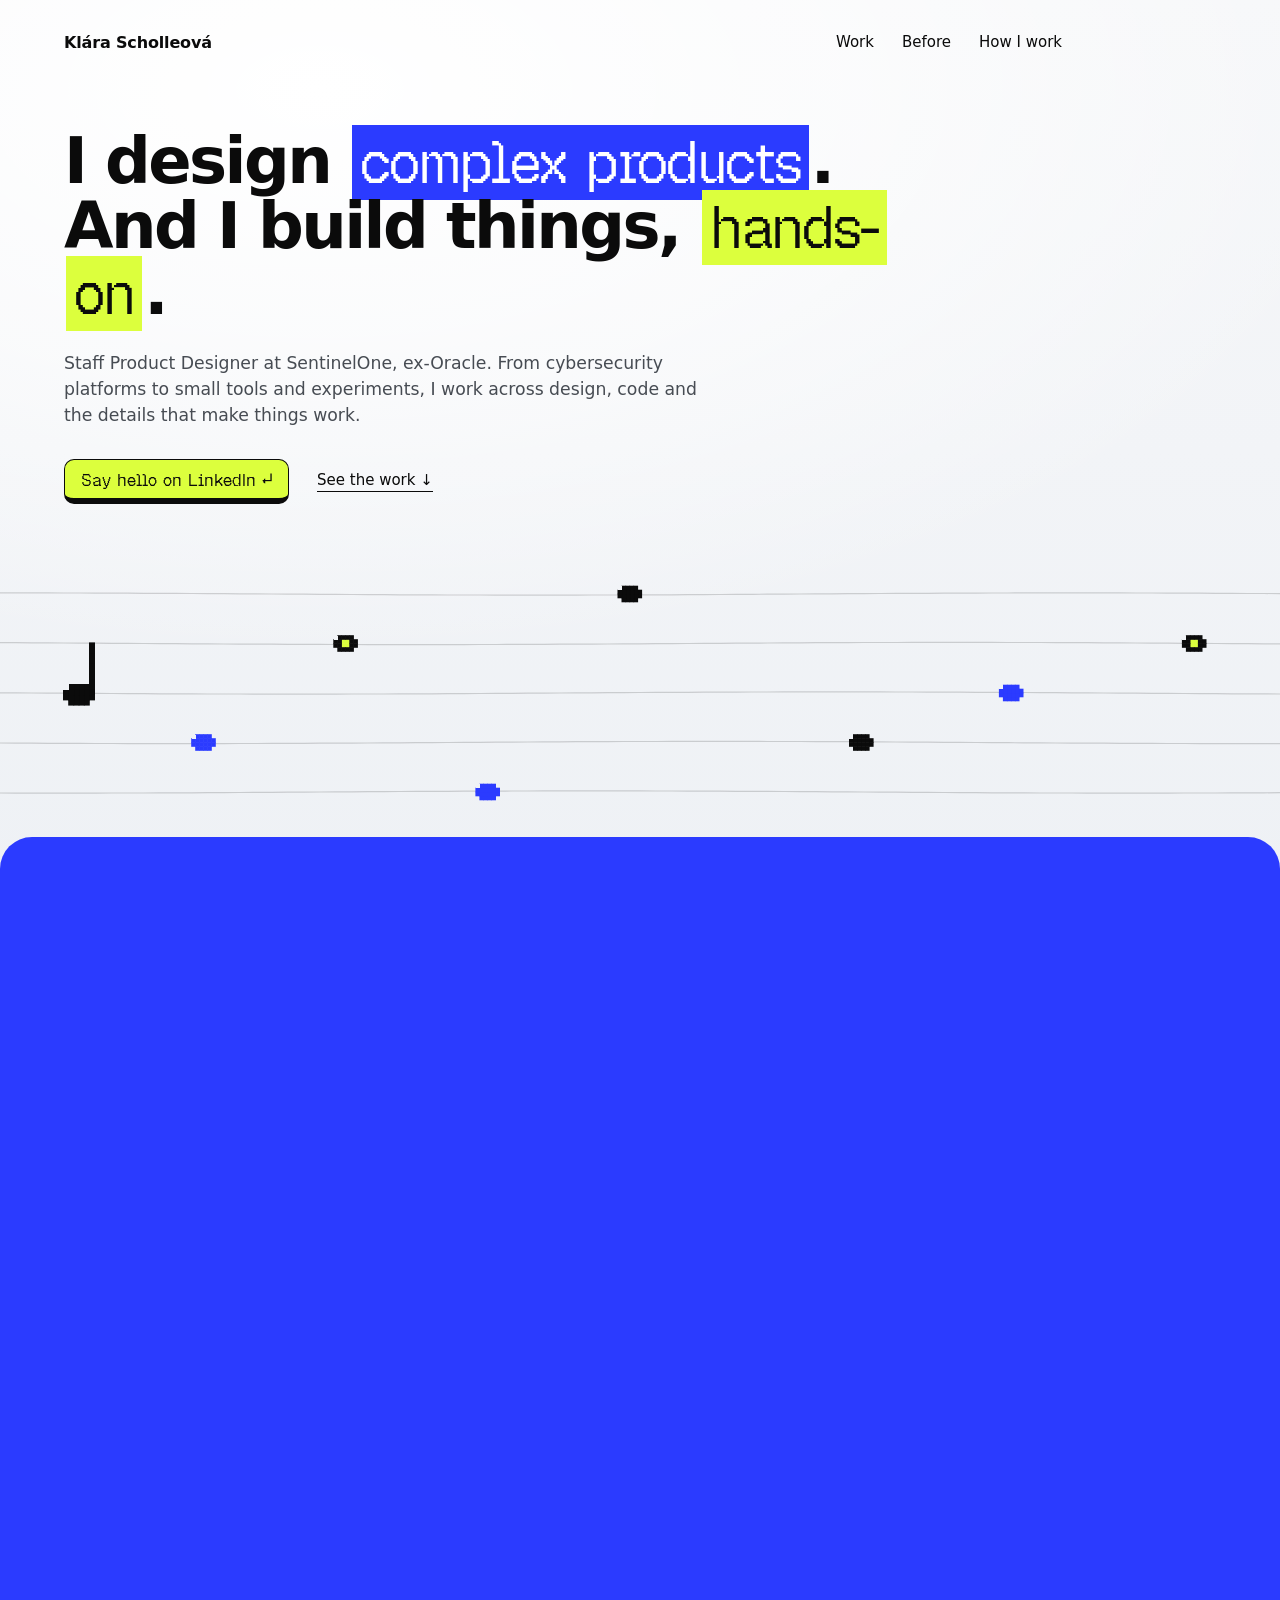
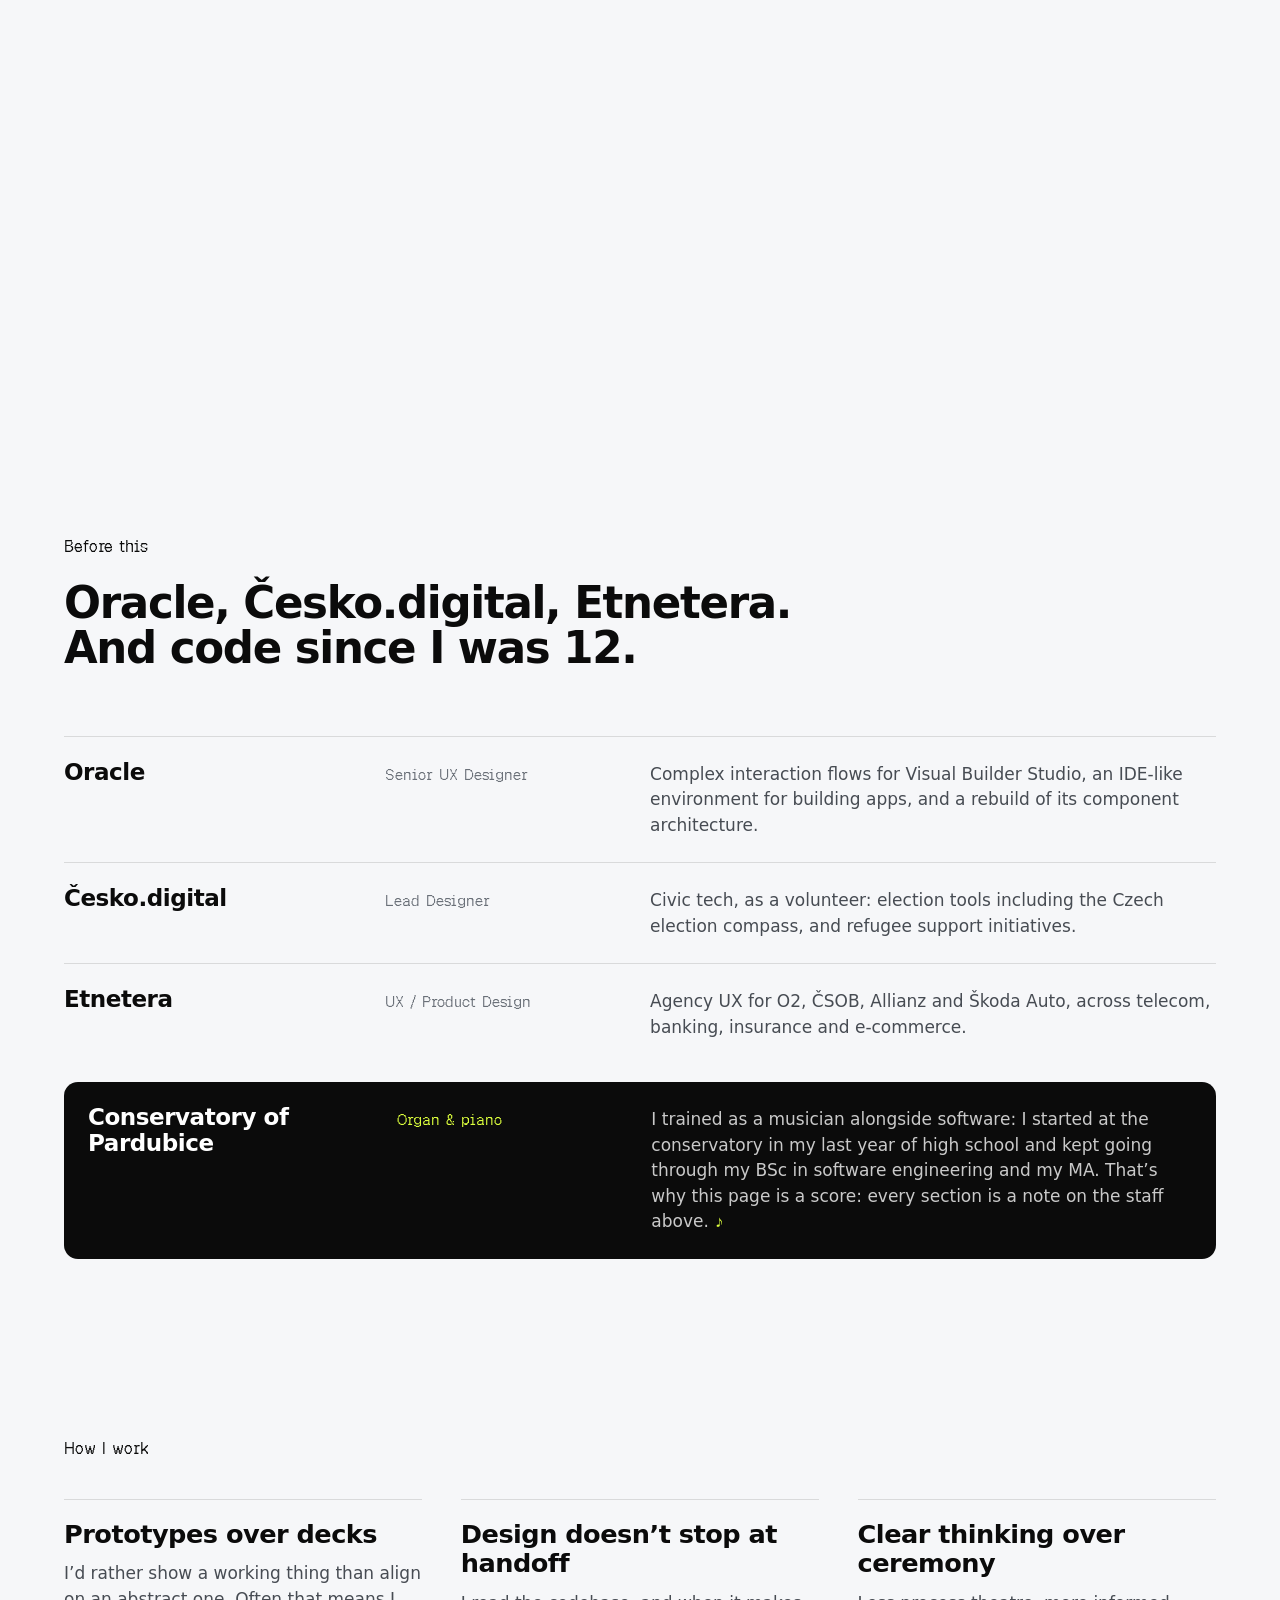
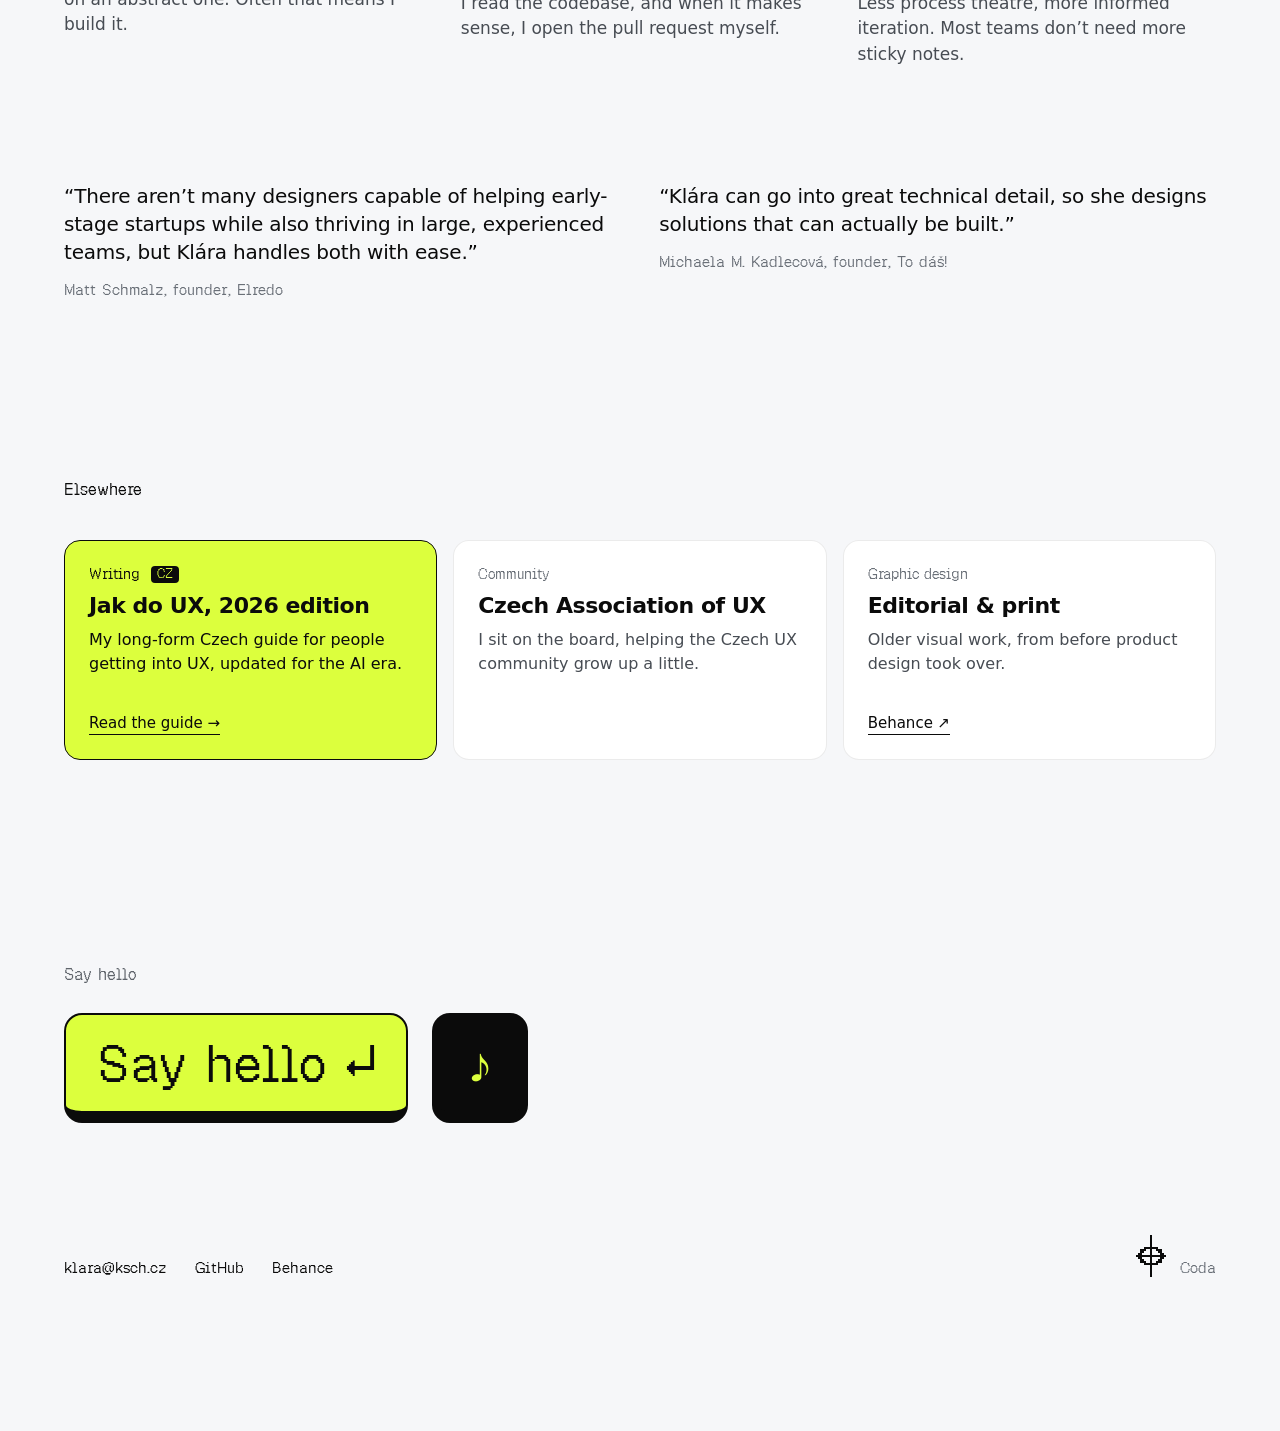
<file: index.html>
<!doctype html>
<html lang="en">
<head>
<meta charset="utf-8">
<meta name="viewport" content="width=device-width, initial-scale=1, viewport-fit=cover">
<title>Klára Scholleová — Staff Product Designer</title>
<meta name="description" content="Staff Product Designer at SentinelOne, ex-Oracle. I design complex products, and I build things, hands-on.">
<meta http-equiv="Content-Security-Policy" content="default-src 'self'; style-src 'self' 'unsafe-inline' https://fonts.googleapis.com; font-src 'self' https://fonts.gstatic.com; script-src 'self' 'unsafe-inline' https://gc.zgo.at; img-src 'self' data: https://klarasch.goatcounter.com; frame-src 'self' https://klarasch.github.io; connect-src 'self' https://klarasch.goatcounter.com;">
<meta name="theme-color" content="#F6F7F9">
<meta property="og:type" content="website">
<meta property="og:url" content="https://ksch.cz/">
<meta property="og:title" content="Klára Scholleová, Staff Product Designer">
<meta property="og:description" content="Staff Product Designer at SentinelOne, ex-Oracle. I design complex products, and I build things, hands-on.">
<meta property="og:image" content="https://ksch.cz/media/og-home.png">
<meta property="og:image:width" content="1200">
<meta property="og:image:height" content="630">
<meta name="twitter:card" content="summary_large_image">
<link rel="icon" href="/favicon.svg" type="image/svg+xml">
<link rel="apple-touch-icon" href="/apple-touch-icon.png">
<link rel="preconnect" href="https://fonts.googleapis.com">
<link rel="preconnect" href="https://fonts.gstatic.com" crossorigin>
<link rel="stylesheet" href="https://fonts.googleapis.com/css2?family=Schibsted+Grotesk:wght@400;500;600&display=swap">
<link rel="preload" href="assets/fonts/geist-pixel-square.woff2" as="font" type="font/woff2" crossorigin>
<link rel="stylesheet" href="assets/home.css">
  <script data-goatcounter="https://klarasch.goatcounter.com/count" async src="https://gc.zgo.at/count.js"></script>
</head>
<body>

<div id="bg" aria-hidden="true"></div>

<div id="navbg" aria-hidden="true"></div>
<nav id="nav" aria-label="Main">
  <a href="#top" class="name" id="navName">Klára Scholleová</a>
  <div class="right">
    <div class="links" id="navLinks"><a class="lnk" href="#stage">Work</a><a class="lnk" href="#before">Before</a><a class="lnk" href="#how">How I work</a></div>
    <a class="key sm off" id="navHello" data-sent href="https://www.linkedin.com/in/klara-scholleova/" target="_blank" rel="noopener">Say hello ↵</a>
    <button class="key ic" id="navMenu" aria-label="Menu" aria-expanded="false" aria-controls="menu"><span></span><span></span><span></span></button>
  </div>
</nav>

<!-- phones: the links live behind a keycap -->
<div id="menu" aria-label="Menu" hidden>
  <nav class="list" aria-label="Sections">
    <a href="#stage"><span class="num">01</span>Work</a>
    <a href="#before"><span class="num">02</span>Before</a>
    <a href="#how"><span class="num">03</span>How I work</a>
    <a href="#elsewhere"><span class="num">04</span>Elsewhere</a>
  </nav>
  <a class="key lg" data-sent href="https://www.linkedin.com/in/klara-scholleova/" target="_blank" rel="noopener">Say hello ↵</a>
  <div class="base"><a class="lnk" href="mailto:klara@ksch.cz">klara@ksch.cz</a><a class="lnk" href="https://github.com/klarasch" target="_blank" rel="noopener">GitHub</a></div>
</div>

<!-- The page as a score: five lines, one note per section, a playhead for scroll. -->
<div id="staff" role="navigation" aria-label="Page score">
  <div id="staffTilt">
    <svg aria-hidden="true"><path id="sl0"/><path id="sl1"/><path id="sl2"/><path id="sl3"/><path id="sl4"/></svg>
    <div id="playhead"></div>
    <div id="notes"></div>
    <span id="nowTag"></span>
  </div>
</div>

<main>

<header id="top">
  <div id="heroInner">
    <h1>I design <span class="hl b">complex products</span>. And I build things, <span class="hl l">hands-on</span>.</h1>
    <p class="lede">Staff Product Designer at SentinelOne, ex-Oracle. From cybersecurity platforms to small tools and experiments, I work across design, code and the details that make things work.</p>
    <div class="ctas" id="heroCtas">
      <a class="key sm" data-sent href="https://www.linkedin.com/in/klara-scholleova/" target="_blank" rel="noopener">Say hello on LinkedIn ↵</a>
      <a class="lnk u" href="#stage">See the work ↓</a>
    </div>
  </div>
</header>

<section id="stage" aria-label="Selected work">
  <div id="stageInner">

    <article class="scene dark" data-bg="#2B3BFF" data-fg="#FFFFFF" data-label="SentinelOne" data-col="#2B3BFF" data-line="3">
      <div class="txt">
        <div class="eyebrow">Now: SentinelOne, 2023 to today</div>
        <h2>I design on the platform UX team behind the SentinelOne console.</h2>
        <p>Platform-wide patterns like persistent object detail panels and customizable navigation, a hand in the console’s new visual uplift, and long-term ownership of the Event Search product.</p>
        <div class="tags"><span class="tag">Platform patterns</span><span class="tag">Visual uplift</span><span class="tag">Event Search</span></div>
      </div>
      <div class="vis wide">
        <div class="screen" style="background:#0d0a1a">
          <video autoplay muted loop playsinline preload="metadata" poster="media/sentinelone-poster.jpg" aria-label="The SentinelOne console: dashboards, alerts and Event Search"><source src="media/sentinelone-loop.mp4" type="video/mp4"></video>
        </div>
      </div>
    </article>

    <article class="scene" data-bg="#DCFF3D" data-fg="#0B0B0B" data-label="Slaydy" data-col="#DCFF3D" data-line="1">
      <div class="txt">
        <div class="eyebrow">Tools for designers <span class="num">01</span></div>
        <h2>Slaydy. A deck skill anyone can make their own.</h2>
        <p>A meta skill. I design the whole platform: the runtime, its UI, the layouts and the editing. Anyone can train it on their brand, and from then on it turns a sentence into a deck in that brand, still editable by hand.</p>
        <div class="tags"><span class="tag">Meta skill</span><span class="tag">Brand training</span><span class="tag">Editable HTML decks</span></div>
        <a class="go lnk u" href="https://ksch.cz/slaydy/" target="_blank" rel="noopener">See Slaydy ↗</a>
      </div>
      <div class="vis wide">
        <div class="screen" style="background:#e9e6df">
          <iframe title="Slaydy in motion" data-src="media/slaydy-promo.html" loading="lazy" tabindex="-1" style="background:#e9e6df"></iframe>
        </div>
      </div>
    </article>

    <article class="scene" data-bg="#FFFFFF" data-fg="#0B0B0B" data-label="Stavy" data-col="#2B3BFF" data-line="4">
      <div class="txt">
        <div class="eyebrow">Tools for designers <span class="num b">02</span></div>
        <h2>Stavy. Every state of a vibe-coded prototype, on one canvas.</h2>
        <p>Code prototypes lose the bird’s-eye view Figma gave us. Stavy brings it back: a map of every screen and state, a live player and guided tours, without touching the prototype’s code.</p>
        <div class="tags"><span class="tag">Open standard</span><span class="tag">State canvas</span><span class="tag">Guided tours</span></div>
        <a class="go lnk u" href="https://ksch.cz/stavy/" target="_blank" rel="noopener">See Stavy ↗</a>
      </div>
      <div class="vis wide">
        <div class="screen" style="background:#f4f4f5">
          <iframe title="Stavy in motion" data-src="media/stavy-promo.html" loading="lazy" tabindex="-1" style="background:#f4f4f5"></iframe>
        </div>
      </div>
    </article>

    <article class="scene dark" data-bg="#0B0B0B" data-fg="#FFFFFF" data-label="Koffbeat" data-col="#0B0B0B" data-line="0">
      <div class="txt">
        <div class="eyebrow">Experiments</div>
        <h2>Koffbeat. A rhythm trainer, made for fun and still useful.</h2>
        <p>Read a rhythm, tap it with one hand or two, and move up level by level, all the way to three against two.</p>
        <div class="tags"><span class="tag">Side project</span><span class="tag">One or two hands</span><span class="tag">EN / CZ</span></div>
        <a class="go lnk u" href="https://ksch.cz/koffbeat/" target="_blank" rel="noopener">Play Koffbeat ↗</a>
      </div>
      <div class="vis wide">
        <div class="screen" style="background:#f6f4f0">
          <iframe title="Koffbeat in motion" data-src="media/koffbeat-promo.html" loading="lazy" tabindex="-1" style="background:#f6f4f0"></iframe>
        </div>
      </div>
    </article>

  </div>
</section>

<section id="before" class="wrap">
  <div class="eyebrow">Before this</div>
  <h2 class="rv">Oracle, Česko.digital, Etnetera. And code since I was 12.</h2>
  <ul class="log rv">
    <li><span class="org">Oracle</span><span class="role">Senior UX Designer</span><p class="what">Complex interaction flows for Visual Builder Studio, an IDE-like environment for building apps, and a rebuild of its component architecture.</p></li>
    <li><span class="org">Česko.digital</span><span class="role">Lead Designer</span><p class="what">Civic tech, as a volunteer: election tools including the Czech election compass, and refugee support initiatives.</p></li>
    <li><span class="org">Etnetera</span><span class="role">UX / Product Design</span><p class="what">Agency UX for O2, ČSOB, Allianz and Škoda Auto, across telecom, banking, insurance and e-commerce.</p></li>
    <li class="music"><span class="org">Conservatory of Pardubice</span><span class="role">Organ &amp; piano</span><p class="what">I trained as a musician alongside software: I started at the conservatory in my last year of high school and kept going through my BSc in software engineering and my MA. That’s why this page is a score: every section is a note on the staff above. <span class="clefnote">♪</span></p></li>
  </ul>
</section>

<section id="how" class="wrap">
  <div class="eyebrow">How I work</div>
  <div class="principles">
    <div class="rv"><div class="t">Prototypes over decks</div><p>I’d rather show a working thing than align on an abstract one. Often that means I build it.</p></div>
    <div class="rv"><div class="t">Design doesn’t stop at handoff</div><p>I read the codebase, and when it makes sense, I open the pull request myself.</p></div>
    <div class="rv"><div class="t">Clear thinking over ceremony</div><p>Less process theatre, more informed iteration. Most teams don’t need more sticky notes.</p></div>
  </div>
  <div id="words" class="rv">
    <figure><blockquote>“There aren’t many designers capable of helping early-stage startups while also thriving in large, experienced teams, but Klára handles both with ease.”</blockquote><figcaption>Matt Schmalz, founder, Elredo</figcaption></figure>
    <figure><blockquote>“Klára can go into great technical detail, so she designs solutions that can actually be built.”</blockquote><figcaption>Michaela M. Kadlecová, founder, To dáš!</figcaption></figure>
  </div>
</section>

<section id="elsewhere" class="wrap">
  <div class="eyebrow">Elsewhere</div>
  <div class="cards">
    <a class="card lime rv" href="/jak-do-ux/"><span class="k">Writing <span class="num">CZ</span></span><span class="t">Jak do UX, 2026 edition</span><p>My long-form Czech guide for people getting into UX, updated for the AI era.</p><span class="more u" style="align-self:flex-start">Read the guide →</span></a>
    <div class="card rv"><span class="k">Community</span><span class="t">Czech Association of UX</span><p>I sit on the board, helping the Czech UX community grow up a little.</p></div>
    <a class="card rv" href="https://www.behance.net/klarasch" target="_blank" rel="noopener"><span class="k">Graphic design</span><span class="t">Editorial &amp; print</span><p>Older visual work, from before product design took over.</p><span class="more u" style="align-self:flex-start">Behance ↗</span></a>
  </div>
</section>

<footer id="hello" class="wrap">
  <div class="eyebrow">Say hello</div>
  <div class="keys">
    <a class="key lg" id="footHello" data-sent href="https://www.linkedin.com/in/klara-scholleova/" target="_blank" rel="noopener">Say hello ↵</a>
    <button class="key lg ink" id="playSch" aria-label="Play my name">♪</button>
  </div>
  <p id="schHint" aria-live="polite"></p>
  <div class="base">
    <div class="l"><a class="lnk" href="mailto:klara@ksch.cz">klara@ksch.cz</a><a class="lnk" href="https://github.com/klarasch" target="_blank" rel="noopener">GitHub</a><a class="lnk" href="https://www.behance.net/klarasch" target="_blank" rel="noopener">Behance</a></div>
    <div class="coda"><svg viewBox="0 0 17 21" aria-hidden="true"><path d="M8 0h1v1h-1zM8 1h1v1h-1zM8 2h1v1h-1zM8 3h1v1h-1zM8 4h1v1h-1zM8 5h1v1h-1zM5 6h7v1h-7zM3 7h3v1h-3zM8 7h1v1h-1zM11 7h3v1h-3zM3 8h2v1h-2zM8 8h1v1h-1zM12 8h2v1h-2zM2 9h2v1h-2zM8 9h1v1h-1zM13 9h2v1h-2zM1 10h15v1h-15zM2 11h2v1h-2zM8 11h1v1h-1zM13 11h2v1h-2zM3 12h2v1h-2zM8 12h1v1h-1zM12 12h2v1h-2zM3 13h3v1h-3zM8 13h1v1h-1zM11 13h3v1h-3zM5 14h7v1h-7zM8 15h1v1h-1zM8 16h1v1h-1zM8 17h1v1h-1zM8 18h1v1h-1zM8 19h1v1h-1zM8 20h1v1h-1z"/></svg><span>Coda</span></div>
  </div>
</footer>

</main>

<script src="assets/home.js"></script>
<script src="assets/console.js"></script>
</body>
</html>
</file>
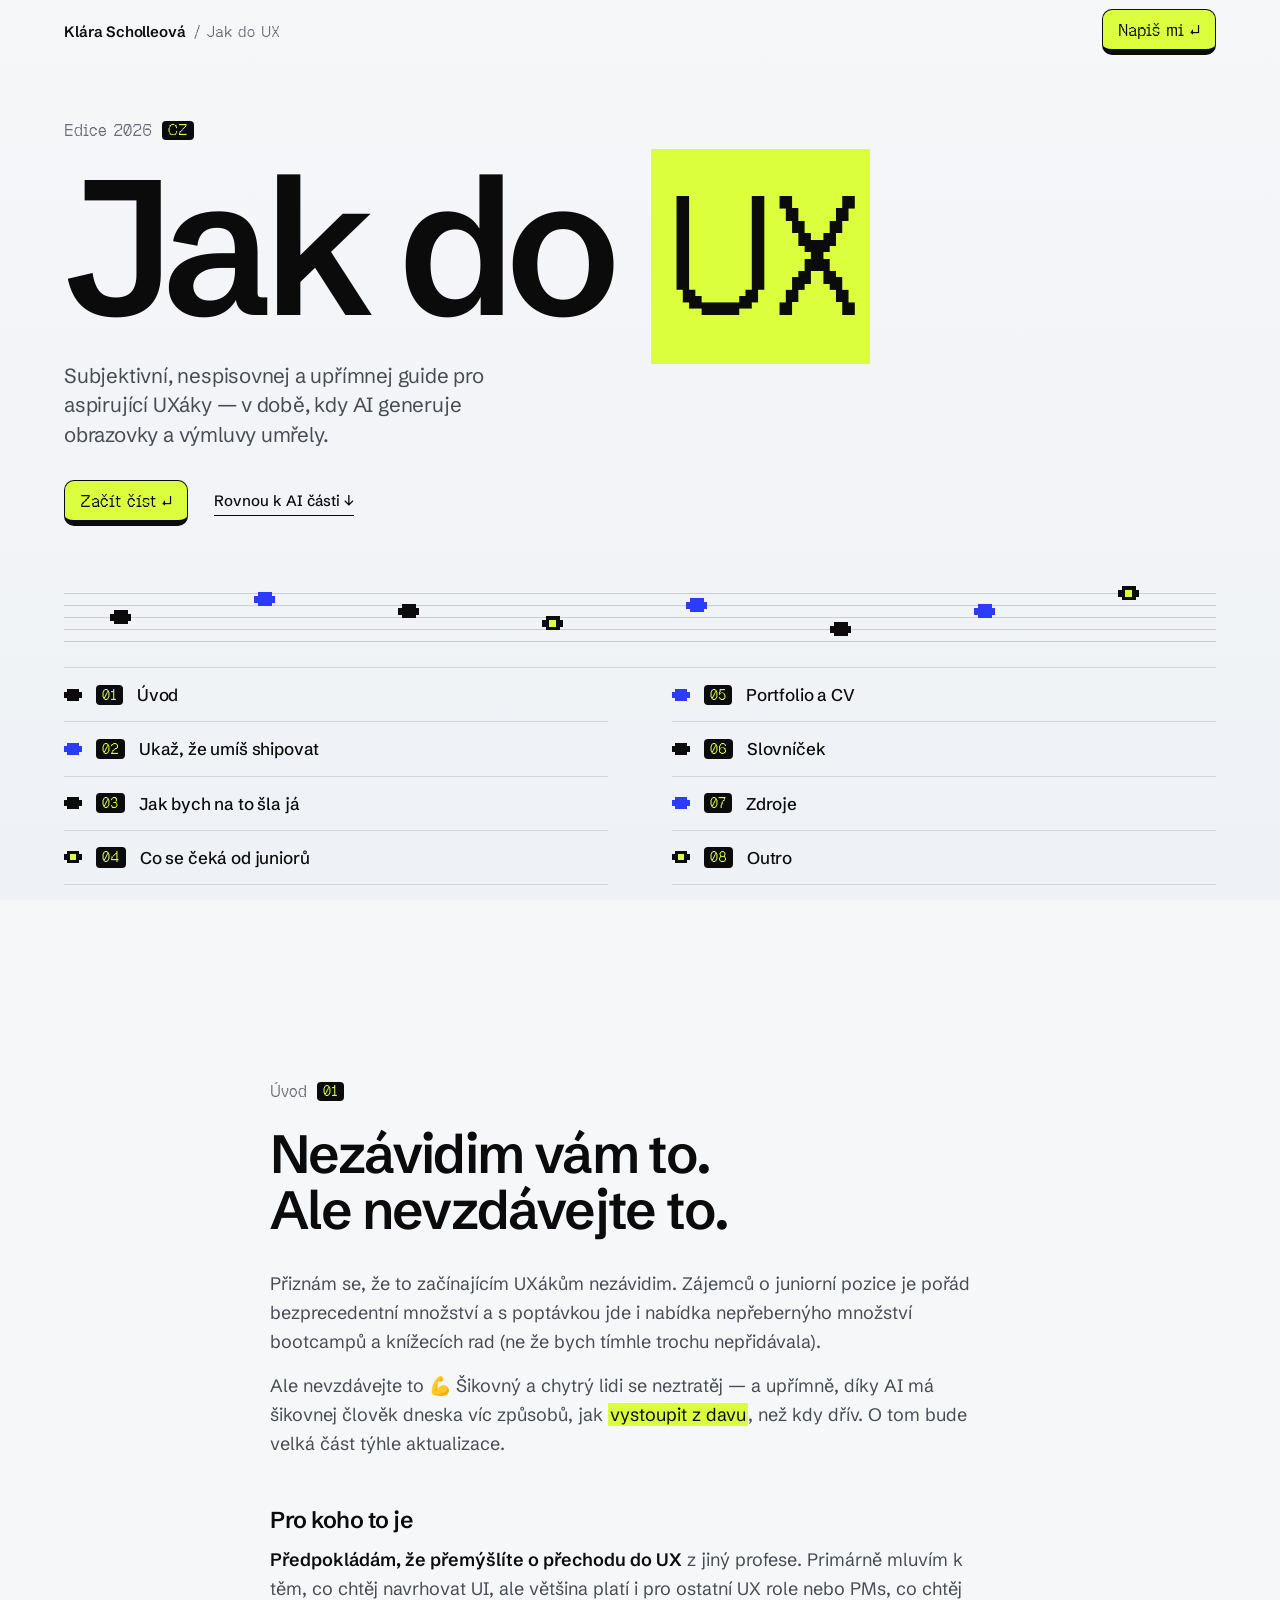
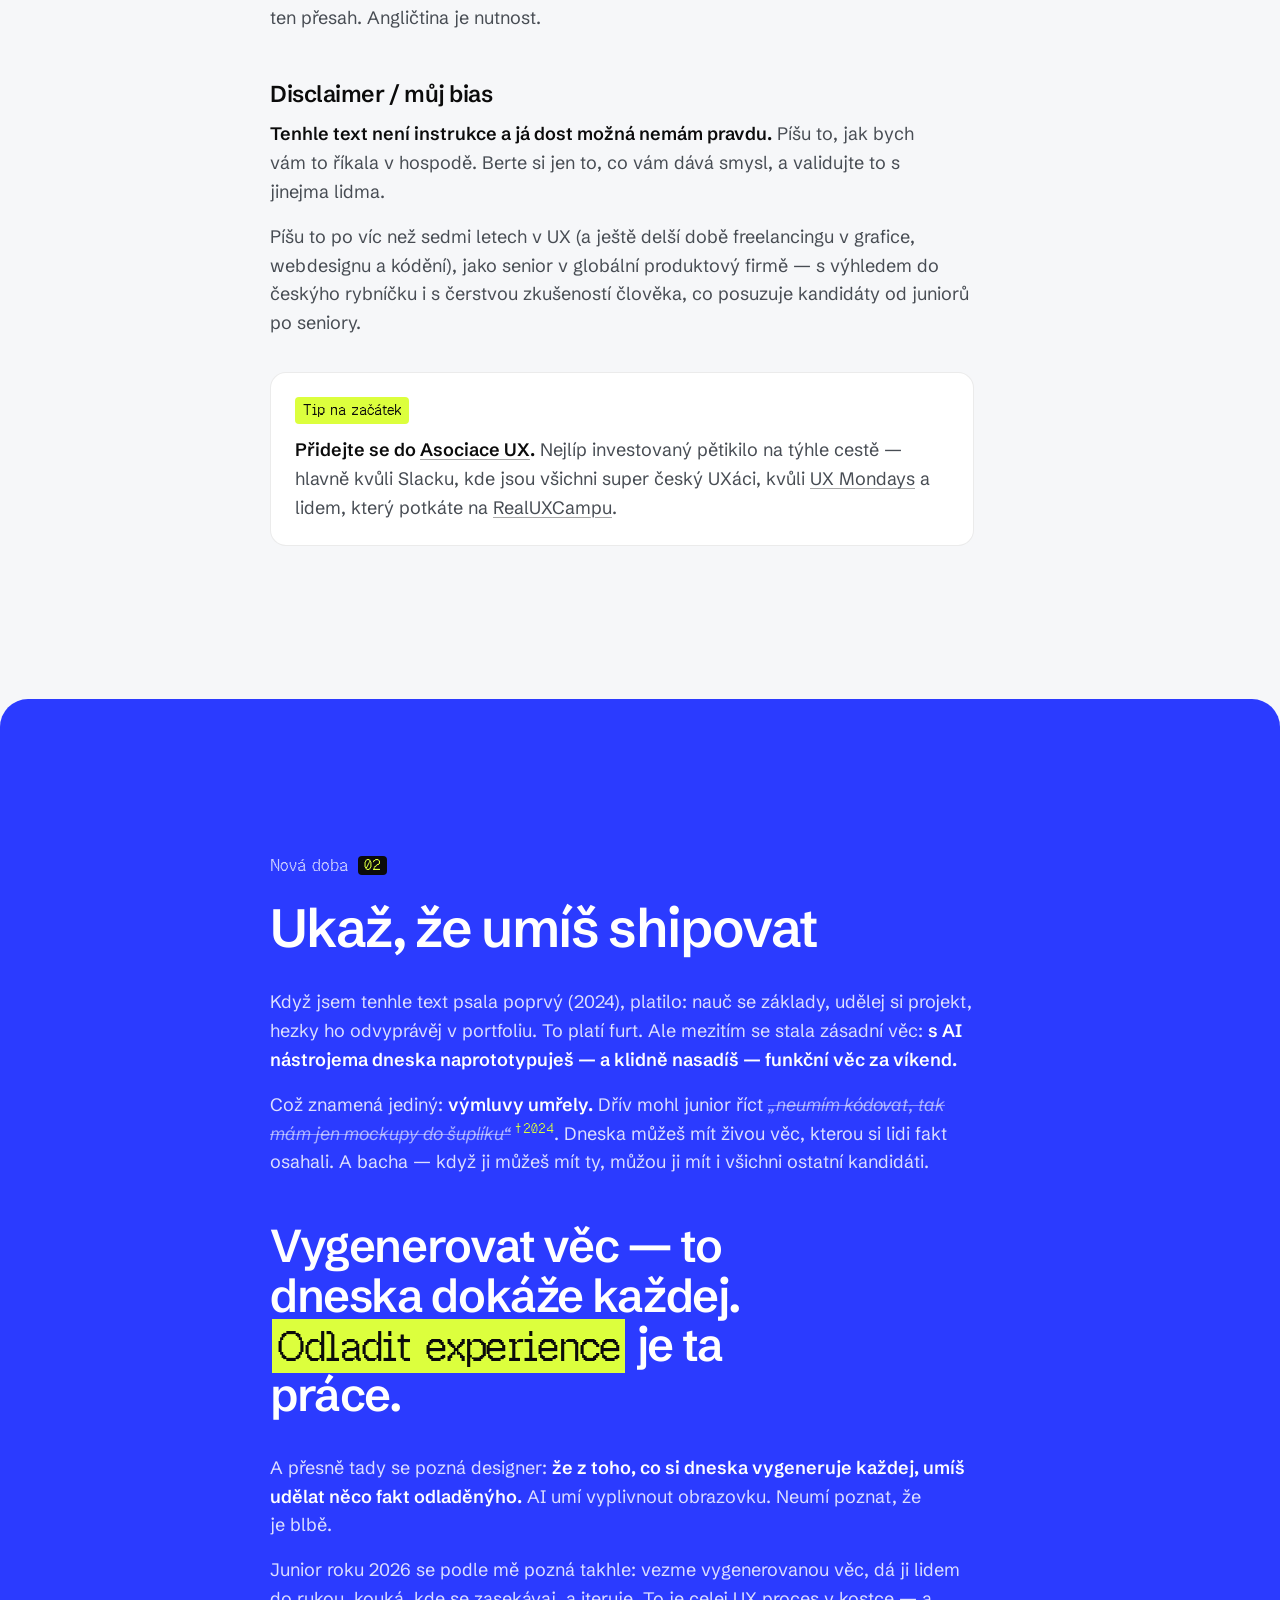
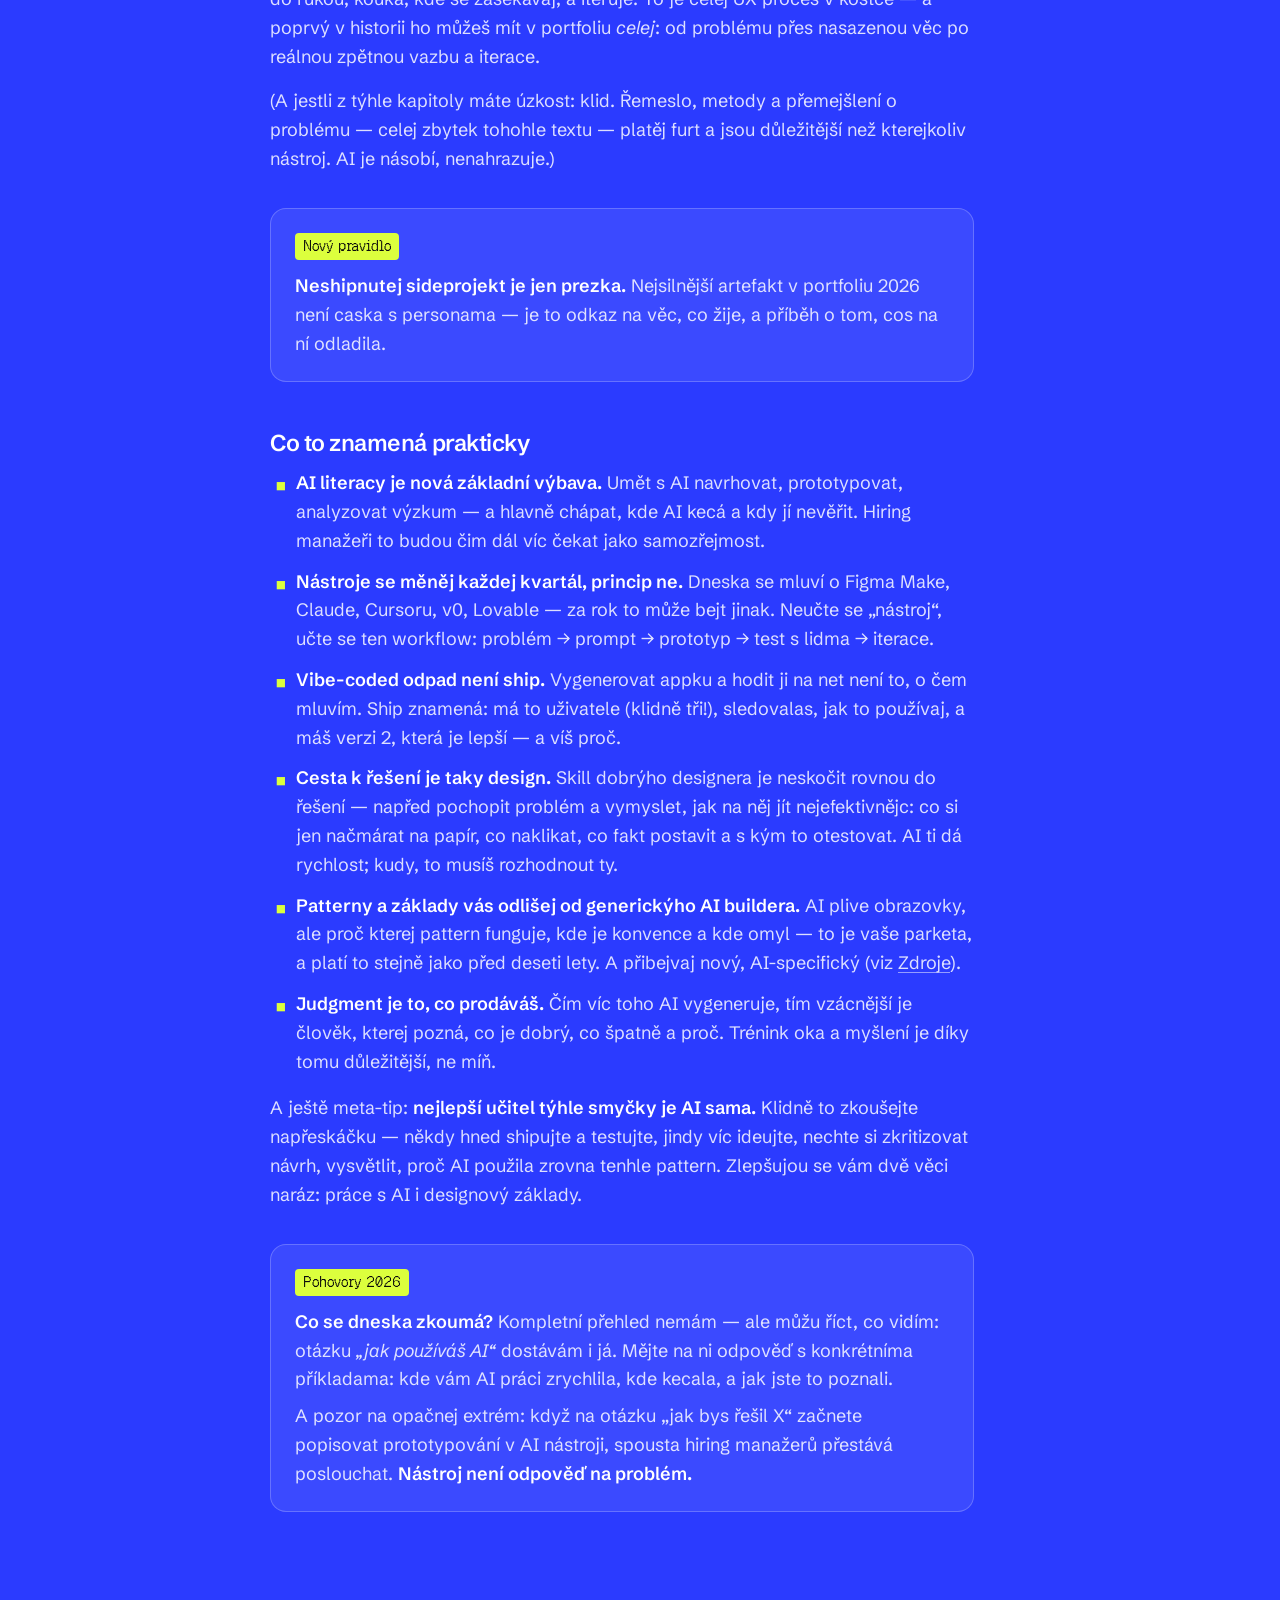
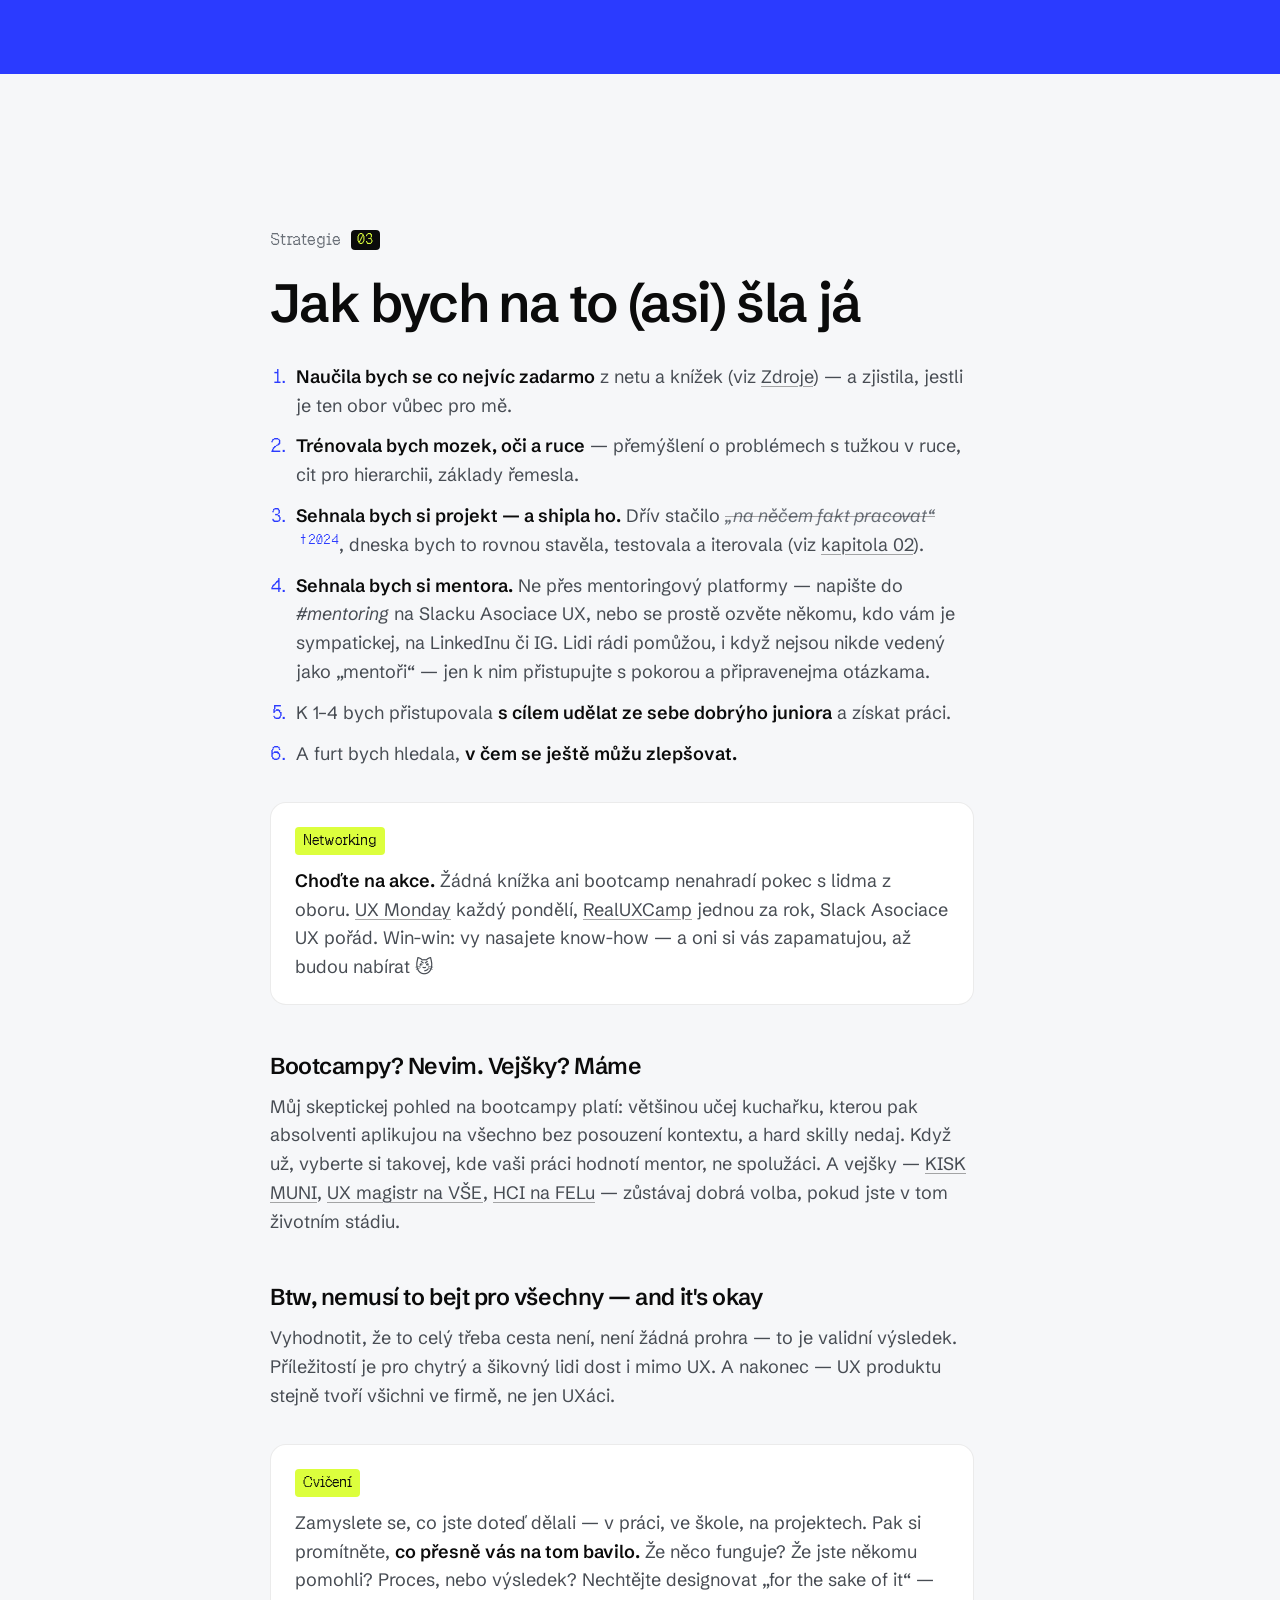
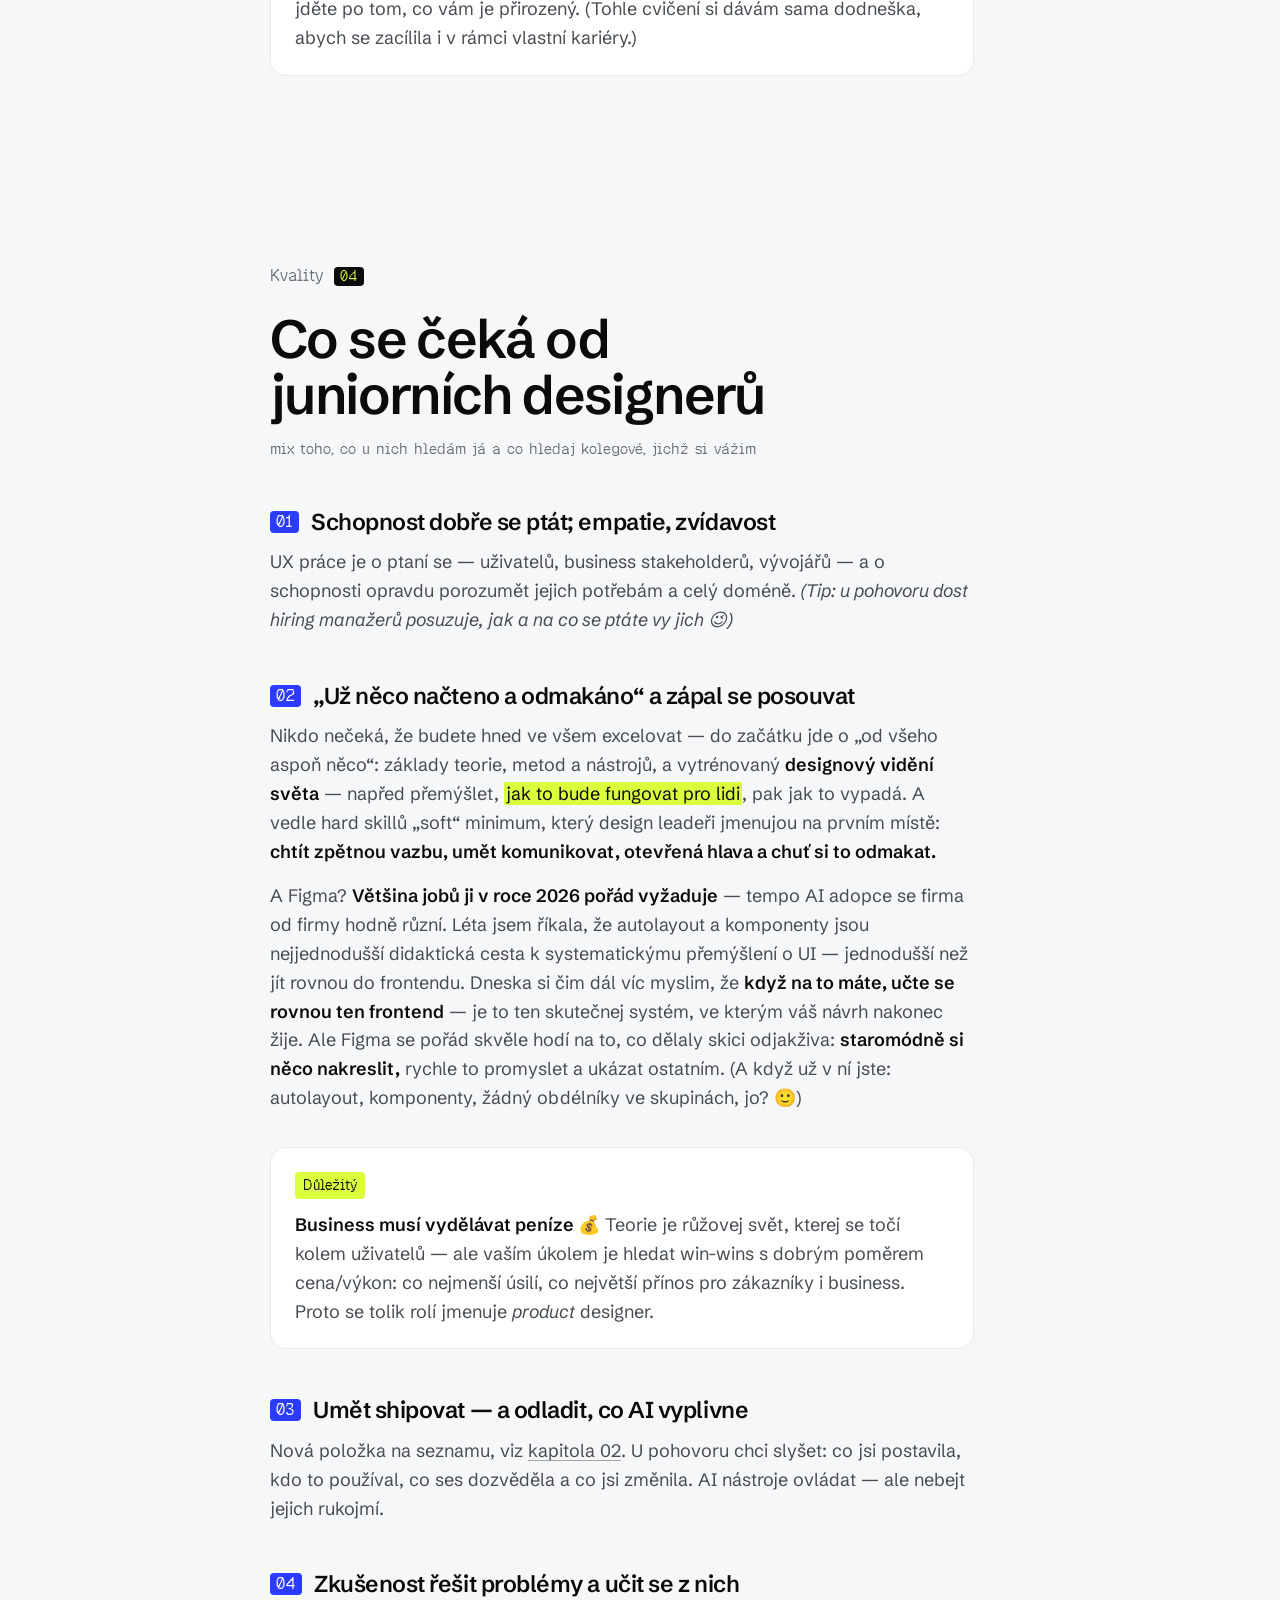
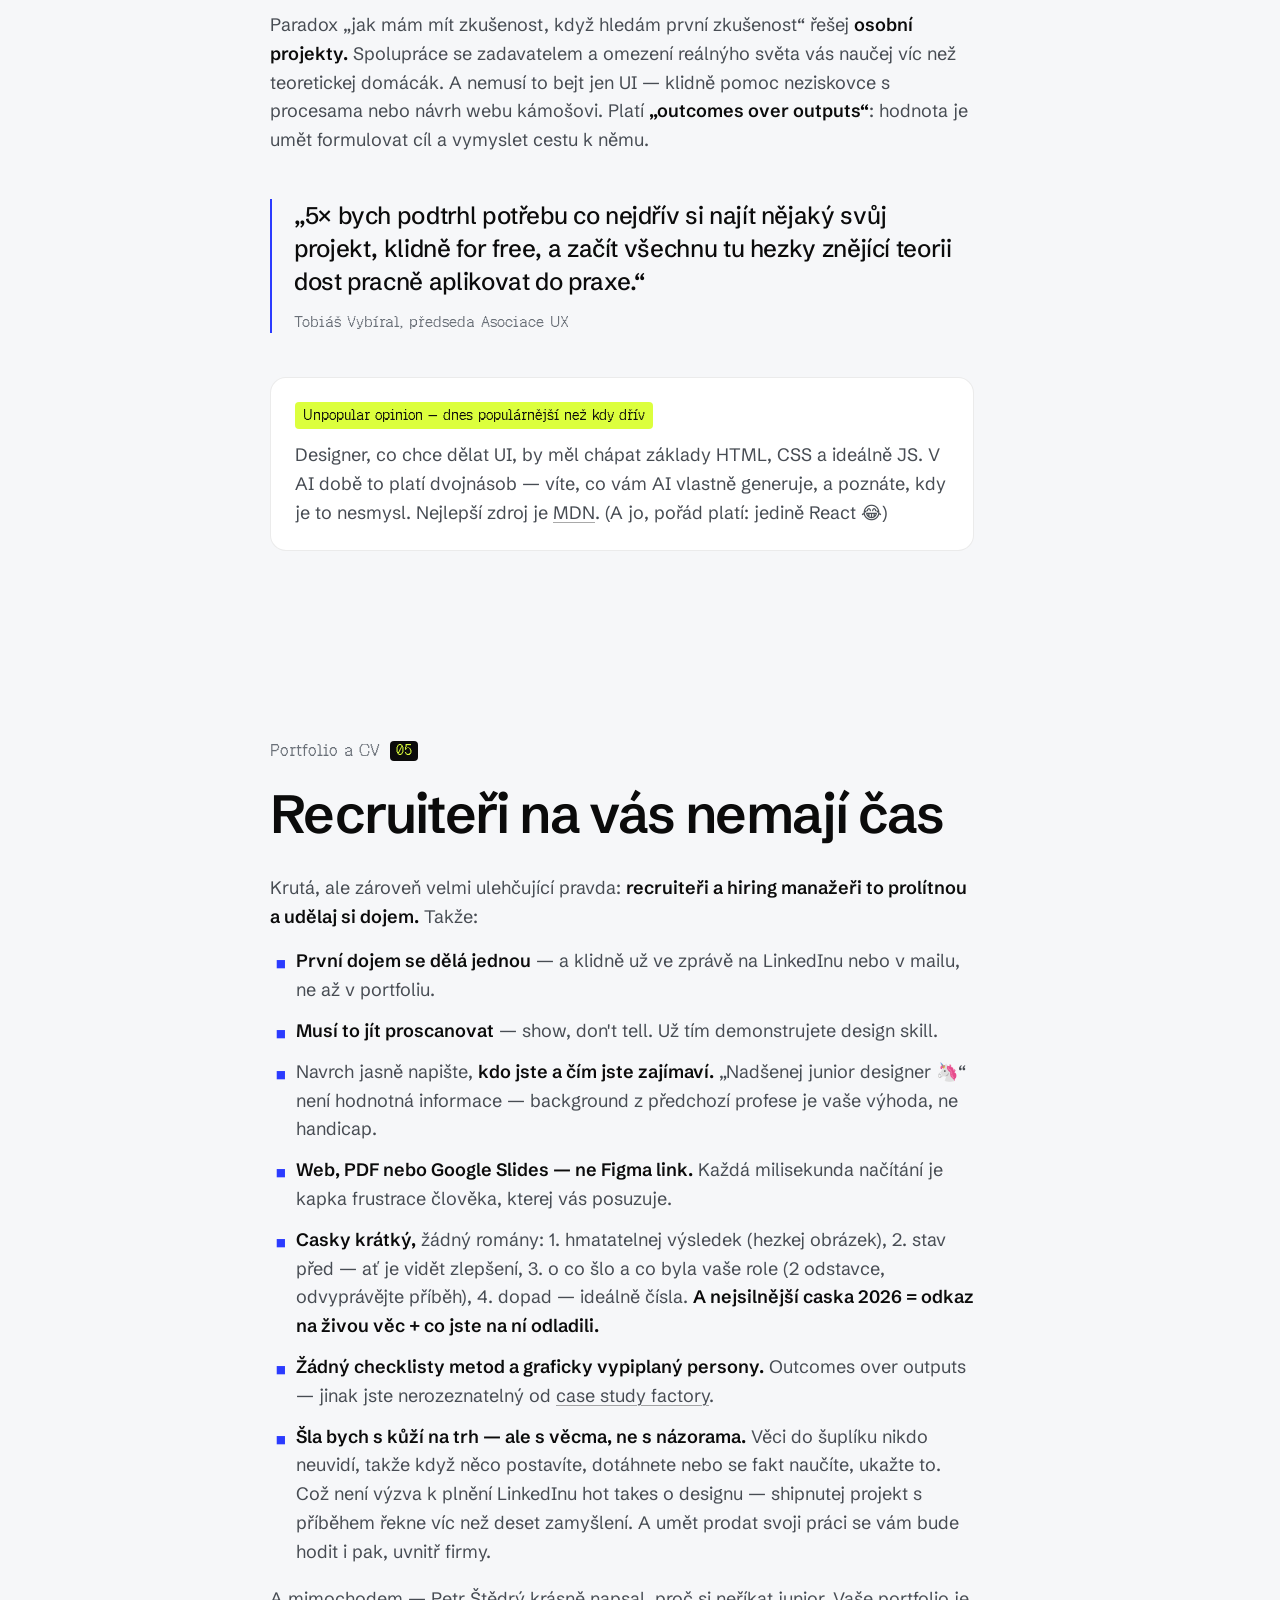
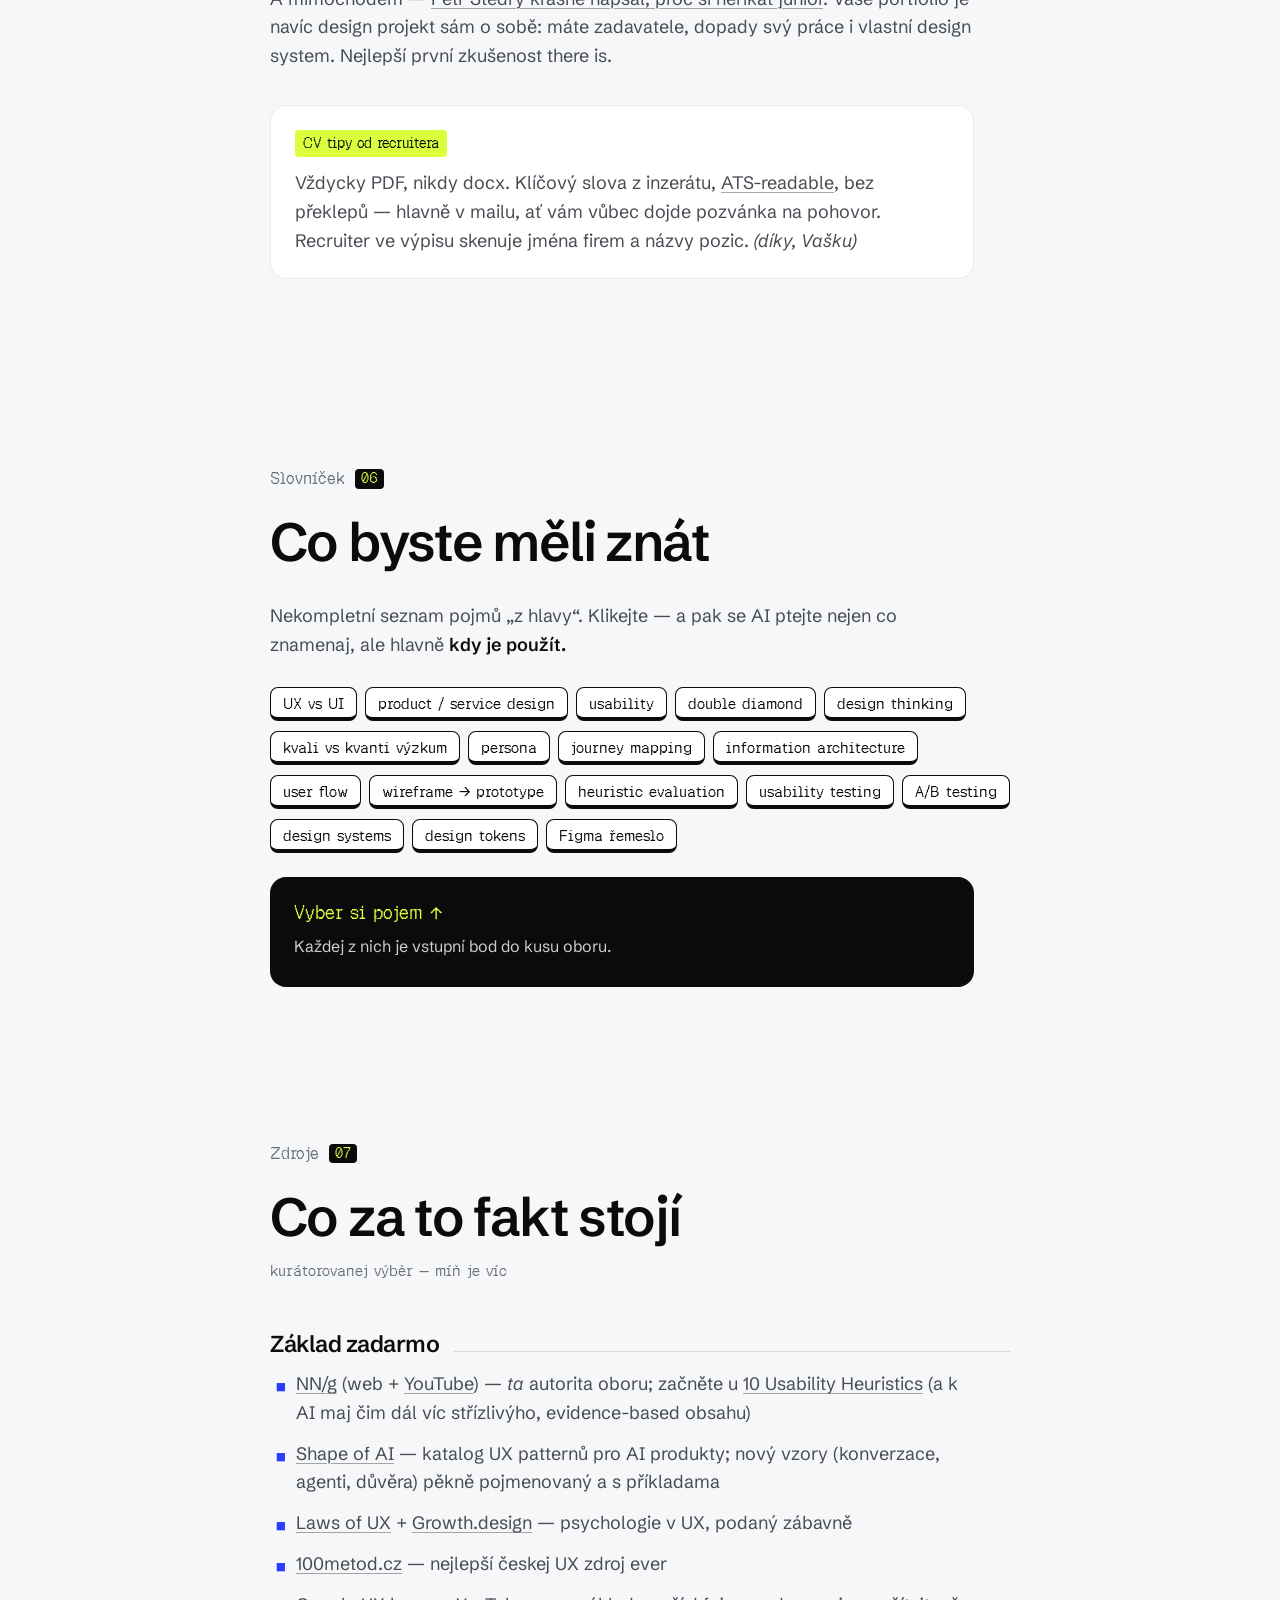
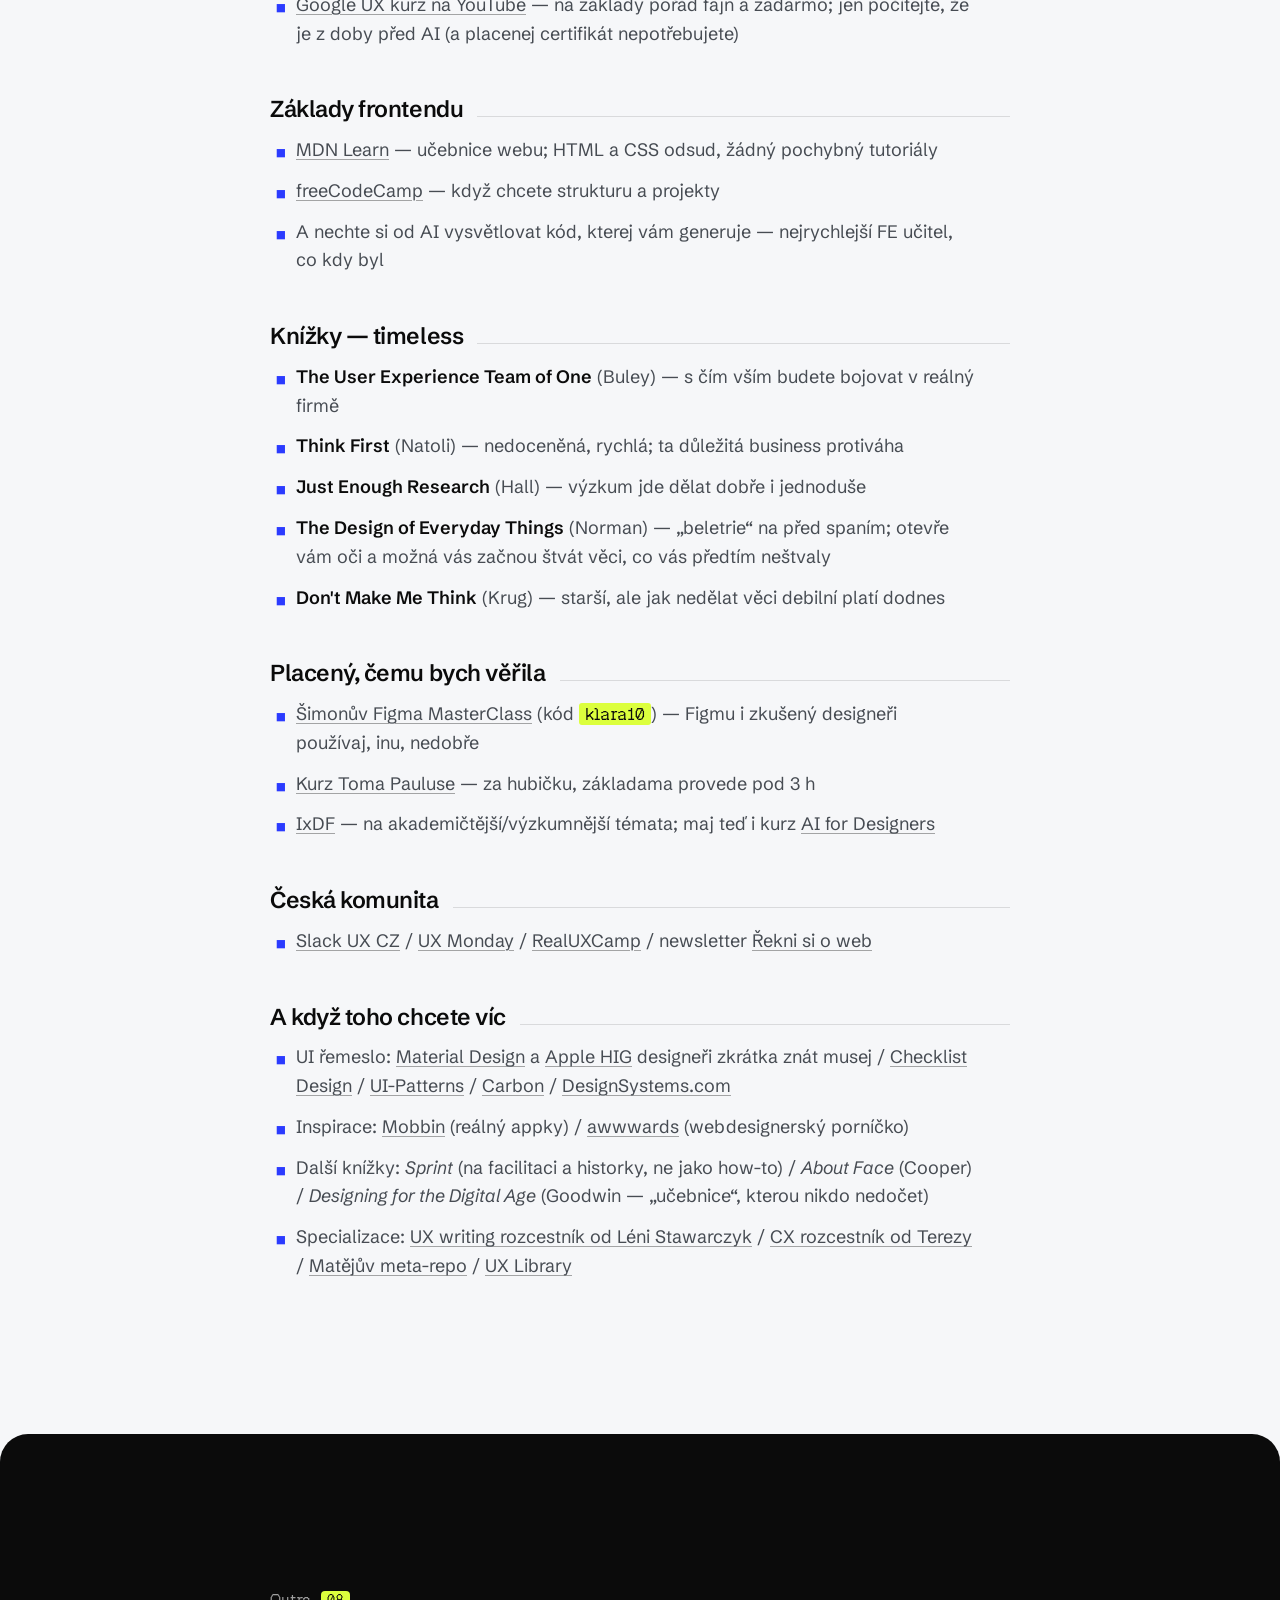
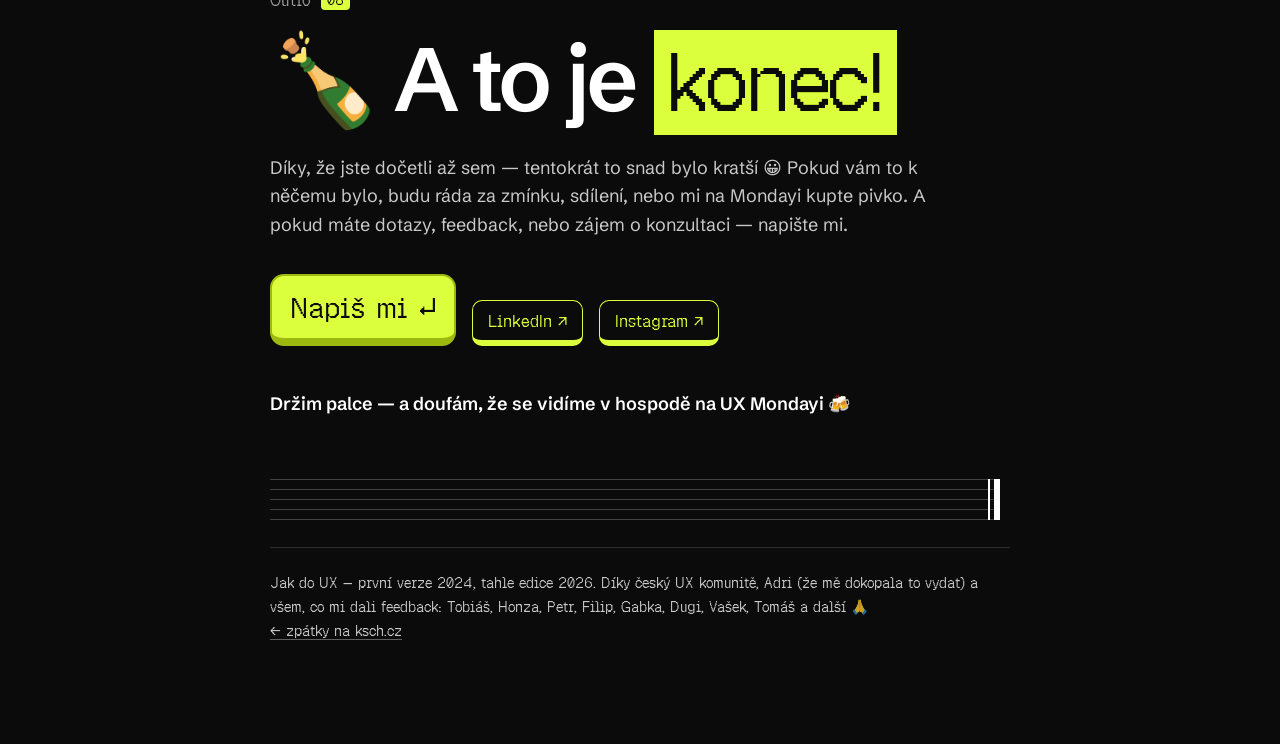
<file: jak-do-ux/index.html>
<!DOCTYPE html>
<html lang="cs">
<head>
<meta charset="UTF-8">
<meta name="viewport" content="width=device-width, initial-scale=1.0, viewport-fit=cover">
<title>Jak do UX — edice 2026</title>
<meta name="description" content="Subjektivní, nespisovnej a upřímnej guide pro aspirující UXáky — v době, kdy AI generuje obrazovky a výmluvy umřely. Od Kláry Scholleový.">
<meta name="theme-color" content="#F6F7F9">
<meta property="og:type" content="article">
<meta property="og:url" content="https://ksch.cz/jak-do-ux/">
<meta property="og:title" content="Jak do UX, edice 2026">
<meta property="og:description" content="Vygenerovat věc je snadný. Odladit experience je ta práce. Upřímnej guide, jak se dostat do UX.">
<meta property="og:image" content="https://ksch.cz/media/og-jak-do-ux.png">
<meta property="og:image:width" content="1200">
<meta property="og:image:height" content="630">
<meta name="twitter:card" content="summary_large_image">
<link rel="icon" href="/favicon.svg" type="image/svg+xml">
<link rel="apple-touch-icon" href="/apple-touch-icon.png">
<link rel="preconnect" href="https://fonts.googleapis.com">
<link rel="preconnect" href="https://fonts.gstatic.com" crossorigin>
<link rel="stylesheet" href="https://fonts.googleapis.com/css2?family=Schibsted+Grotesk:ital,wght@0,400;0,500;0,600;1,400;1,500&display=swap">
<link rel="preload" href="../assets/fonts/geist-pixel-square.woff2" as="font" type="font/woff2" crossorigin>
<script>document.documentElement.classList.add('js')</script>
<style>
/* ============================================================
   JAK DO UX, 2026 — v brandu ksch.cz
   mist + inkoust, modrá a limetková, pixel font, notová osnova
   ============================================================ */
@font-face{font-family:'Geist Pixel Square';src:url('../assets/fonts/geist-pixel-square.woff2') format('woff2');font-display:swap}
:root{
  --blue:#2B3BFF; --ink:#0B0B0B; --lime:#DCFF3D; --mist:#F6F7F9;
  --grey:#474C53; --grey-2:#6A7078; --hair:rgba(11,11,11,.12);
  --pix:'Geist Pixel Square',ui-monospace,monospace;
  --sans:'Schibsted Grotesk',system-ui,sans-serif;
  --pad:clamp(20px,5vw,80px); --maxw:740px; --hdr:64px;
  --ease:cubic-bezier(.2,.8,.2,1);
}
@media (max-width:719px){:root{--pad:20px;--hdr:56px}}
*{box-sizing:border-box;margin:0;padding:0}
html{scroll-behavior:smooth;-webkit-text-size-adjust:100%}
body{
  font-family:var(--sans);color:var(--ink);
  background:linear-gradient(180deg,#F6F7F9 0%,#EEF1F5 100%) fixed,var(--mist);
  line-height:1.6;font-size:clamp(16px,1vw + 10px,18px);
  -webkit-font-smoothing:antialiased;text-rendering:optimizeLegibility;overflow-x:clip;
}
::selection{background:var(--lime);color:var(--ink)}
a{color:inherit;text-decoration:underline;text-decoration-thickness:1px;text-underline-offset:3px;text-decoration-color:rgba(11,11,11,.35);transition:background-color .15s,text-decoration-color .15s}
a:hover{background:var(--lime);color:var(--ink);text-decoration-color:var(--ink)}
strong{font-weight:600}
a:focus-visible,button:focus-visible{outline:3px solid var(--blue);outline-offset:3px;border-radius:3px}

/* ---------- pixel helpery (stejný jako na homepage) ---------- */
.pix,.eyebrow{font-family:var(--pix);font-weight:400}
.num{display:inline-block;padding:1px 6px 2px;border-radius:4px;font-family:var(--pix);font-size:.85em;line-height:1.2;font-weight:400;background:var(--ink);color:var(--lime);letter-spacing:0}
.num.b{background:var(--blue);color:#fff}
.hl{font-family:var(--pix);font-weight:400;font-size:.9em;letter-spacing:-.04em;-webkit-box-decoration-break:clone;box-decoration-break:clone;padding:0 .14em;margin:0 .04em}
.hl.b{background:var(--blue);color:#fff}
.hl.l{background:var(--lime);color:var(--ink)}

/* ---------- keycap ---------- */
.key{
  position:relative;display:inline-flex;align-items:center;gap:10px;
  font-family:var(--pix);color:var(--ink);background:var(--lime);text-decoration:none;
  border:1.5px solid var(--ink);border-bottom-width:6px;border-radius:10px;
  cursor:pointer;user-select:none;-webkit-user-select:none;
  transition:transform .35s cubic-bezier(.3,1.9,.45,1),border-bottom-width .1s;
}
.key:hover{background:var(--lime);transform:translateY(-2px)}
.key:active{transform:translateY(4px);border-bottom-width:2px;transition:transform .06s,border-bottom-width .06s}
.key.sm{font-size:16px;padding:8px 15px 6px}
.key.md{font-size:clamp(20px,2.4vw,28px);padding:.35em .65em .28em;border-width:2px;border-bottom-width:8px;border-radius:14px}
.key.md:active{border-bottom-width:3px;transform:translateY(5px)}
.key.ink{background:var(--ink);color:var(--lime);border-color:var(--lime)}
.key.ink:hover{background:var(--ink);color:var(--lime)}

/* ---------- hlavička s osnovou ---------- */
.hdr{
  position:fixed;top:0;left:0;right:0;z-index:100;height:var(--hdr);
  display:grid;grid-template-columns:auto 1fr auto;align-items:center;gap:clamp(16px,3vw,48px);
  padding:0 var(--pad);
}
.hdr::before{
  content:"";position:absolute;inset:0;z-index:-1;
  background:rgba(246,247,249,.94);-webkit-backdrop-filter:blur(14px);backdrop-filter:blur(14px);
  border-bottom:1px solid rgba(11,11,11,.06);opacity:0;transition:opacity .3s;
}
.hdr.solid::before{opacity:1}
.hdr .name{display:flex;align-items:baseline;gap:8px;white-space:nowrap}
.hdr .name a{text-decoration:none}
.hdr .name a:hover{background:none;opacity:.6}
.hdr .name .me{font-size:15px;font-weight:600;letter-spacing:-.01em}
.hdr .name .t{font-family:var(--pix);font-size:15px;color:var(--grey-2)}
.hdr .name .t::before{content:"/ "}
.hdr .key{white-space:nowrap}

/* osnova: pět linek, jedna nota na kapitolu, playhead = kde zrovna jste */
/* progress: tenká linka, jedno pixelový kolečko na kapitolu */
.staff{position:relative;height:36px;opacity:0;transition:opacity .4s}
.hdr.solid .staff{opacity:1}
.staff .trk,.staff .fill{position:absolute;left:0;top:50%;height:2px;margin-top:-1px}
.staff .trk{right:0;background:rgba(11,11,11,.14)}
.staff .fill{width:0;background:var(--blue);transition:width .12s linear}
.staff .nt{
  position:absolute;top:50%;width:28px;height:28px;margin:-14px 0 0 -14px;padding:0;border:0;background:none;cursor:pointer;
  -webkit-tap-highlight-color:transparent;
}
.staff .nt svg{position:absolute;left:50%;top:50%;width:15px;height:10px;margin:-5px 0 0 -7.5px;shape-rendering:crispEdges;opacity:.3;transition:transform .3s cubic-bezier(.3,1.7,.5,1),opacity .2s}
.staff .nt.done svg{opacity:1}
.staff .nt.cur svg{opacity:1;transform:scale(1.5)}
.staff .nt:hover svg,.staff .nt:focus-visible svg{opacity:1;transform:scale(1.6)}
.staff .nt:focus-visible{outline:none}
.staff .nt .tip{
  position:absolute;left:50%;top:28px;transform:translateX(-50%);white-space:nowrap;
  font-family:var(--pix);font-size:12px;color:var(--ink);background:var(--lime);padding:1px 6px;border-radius:3px;
  opacity:0;pointer-events:none;transition:opacity .15s;
}
.staff .nt:hover .tip,.staff .nt:focus-visible .tip{opacity:1}

/* ---------- layout ---------- */
main{position:relative}
.sheet{position:relative;padding:clamp(110px,12vw,180px) var(--pad) 0}
.sheet-inner{max-width:var(--maxw);margin:0 auto;position:relative}
.sheet[id]{scroll-margin-top:calc(var(--hdr) - 40px)}

.numeral{font-family:var(--pix);font-size:16px;color:var(--grey-2);margin-bottom:22px;display:flex;align-items:center;gap:10px}
.numeral b{font-weight:400;order:2}
.numeral b{display:inline-block;padding:1px 6px 2px;border-radius:4px;font-size:.85em;line-height:1.2;background:var(--ink);color:var(--lime)}

h1,h2,h3{text-wrap:balance}
p{text-wrap:pretty}
h2{font-weight:600;font-size:clamp(30px,4.2vw,54px);line-height:1.04;letter-spacing:-.03em;margin-bottom:32px}
h3{font-weight:600;font-size:clamp(19px,2vw,23px);line-height:1.2;letter-spacing:-.02em;margin:48px 0 12px}
p{margin-bottom:16px;max-width:64ch;color:var(--grey)}
p strong,li strong{color:var(--ink)}
ul,ol{margin:0 0 18px 22px;max-width:62ch;color:var(--grey)}
li{margin-bottom:12px;padding-left:4px}
ul li::marker{content:"■  ";font-size:.6em;color:var(--blue)}
ol li::marker{font-family:var(--pix);color:var(--blue)}
.kicker{font-family:var(--pix);font-size:15px;color:var(--grey-2);margin:-18px 0 30px}

/* číslování v h3 */
.hn{display:inline-block;margin-right:12px;padding:1px 6px 2px;border-radius:4px;font-family:var(--pix);font-weight:400;font-size:.7em;line-height:1.2;vertical-align:.2em;background:var(--blue);color:#fff;letter-spacing:0}

/* zesnulý výmluvy */
.rip{color:var(--grey-2);font-style:italic;text-decoration:line-through;text-decoration-color:rgba(11,11,11,.35);text-decoration-thickness:1px}
.rip sup{font-family:var(--pix);font-style:normal;font-size:.65em;color:var(--blue);margin-left:4px;white-space:nowrap;display:inline-block;text-decoration:none}

/* limetkovej marker — přejede přes text při revealu */
.u{
  white-space:nowrap;padding:0 .12em;color:var(--ink);
  background-image:linear-gradient(var(--lime),var(--lime));
  background-repeat:no-repeat;background-position:0 50%;background-size:100% 100%;
  transition:background-size .8s cubic-bezier(.7,0,.2,1) .35s;
}
.js .u{background-size:0% 100%}
.js .in .u,.js .u.in{background-size:100% 100%}

/* blok — bílá karta jako na homepage */
.block{
  background:#fff;border:1px solid rgba(11,11,11,.08);border-radius:16px;
  padding:22px 24px 22px;margin:34px 0;max-width:64ch;
}
.block .lbl{
  display:inline-block;font-family:var(--pix);font-size:14px;
  color:var(--ink);background:var(--lime);padding:2px 8px 3px;border-radius:4px;margin-bottom:12px;
}
.block p{margin-bottom:8px}
.block p:last-child{margin-bottom:0}

blockquote{
  font-size:clamp(20px,2vw,24px);line-height:1.38;letter-spacing:-.015em;font-weight:500;
  margin:44px 0;max-width:46ch;color:var(--ink);padding-left:22px;border-left:2px solid var(--blue);
}
blockquote cite{display:block;font-family:var(--pix);font-style:normal;font-size:15px;font-weight:400;margin-top:14px;color:var(--grey-2);letter-spacing:0}
code{font-family:var(--pix);font-size:.95em;background:var(--lime);color:var(--ink);padding:0 6px;border-radius:3px}

/* reveal */
.js .reveal{opacity:0;transform:translateY(24px);transition:opacity .8s var(--ease),transform .9s var(--ease)}
.js .reveal.in{opacity:1;transform:none}

/* ---------- obálka ---------- */
.cover{min-height:100svh;display:flex;flex-direction:column;padding-top:calc(var(--hdr) + 6vh);padding-bottom:40px}
.cover .sheet-inner{max-width:1600px;width:100%;display:flex;flex-direction:column;flex:1}
.cover .eyebrow{font-size:16px;color:var(--grey-2);display:flex;gap:10px;align-items:center}
.cover h1{
  font-weight:600;font-size:clamp(72px,15vw,220px);line-height:.88;letter-spacing:-.055em;margin:18px 0 0;
}
.cover h1 .hl{font-size:.86em;padding:0 .08em;margin-left:.04em;letter-spacing:-.06em}
.cover .sub{font-size:clamp(18px,1.6vw,22px);max-width:34ch;margin:30px 0 0;line-height:1.45;color:var(--grey);letter-spacing:-.01em}
.cover .sub em{font-style:normal}
.cover .ctas{margin-top:30px;display:flex;flex-wrap:wrap;align-items:center;gap:14px 26px}
.cover .ctas a.lnk{font-size:15px;font-weight:500;text-decoration:none;border-bottom:1px solid currentColor;padding-bottom:2px}
.cover .ctas a.lnk:hover{background:none;opacity:.6}

/* obsah v obálce: tenká osnova s melodií, pod ní seznam; noty jsou odrážky */
.band{position:relative;height:56px;margin:clamp(40px,7vh,72px) 0 22px}
.band .ln{position:absolute;left:0;right:0;height:1px;background:rgba(11,11,11,.16)}
.band svg{position:absolute;width:21px;height:14px;margin-top:-7px;shape-rendering:crispEdges}
.toc{display:grid;grid-template-columns:1fr 1fr;grid-template-rows:repeat(4,auto);grid-auto-flow:column;column-gap:clamp(32px,5vw,64px);border-top:1px solid var(--hair)}
.toc a{text-decoration:none;display:flex;gap:14px;align-items:center;padding:13px 0;border-bottom:1px solid var(--hair);font-size:17px;font-weight:500;letter-spacing:-.01em;min-width:0}
.toc a:hover{background:none;color:var(--blue)}
.toc a svg{flex:none;width:18px;height:12px;shape-rendering:crispEdges;transition:transform .3s cubic-bezier(.3,1.7,.5,1)}
.toc a:hover svg{transform:scale(1.35)}
.toc a b{font-weight:400}
@media (max-width:719px){
  .band{display:none}
  .toc{grid-template-columns:1fr;grid-auto-flow:row;grid-template-rows:none;margin-top:40px}
  .toc a{font-size:16px;padding:12px 0}
}

/* ---------- claim ---------- */
.claim{font-weight:600;font-size:clamp(28px,3.8vw,46px);line-height:1.08;letter-spacing:-.03em;margin:44px 0 34px;max-width:20ch;color:inherit}

/* ---------- modrá kapitola (Nová doba) ---------- */
.sheet.blue{
  background:var(--blue);color:#fff;margin-top:clamp(110px,12vw,180px);
  border-radius:28px 28px 0 0;padding-bottom:clamp(90px,10vw,140px);
}
.sheet.blue + .sheet{border-radius:0}
.blue p,.blue ul,.blue ol{color:rgba(255,255,255,.84)}
.blue strong,.blue li strong,.blue p strong{color:#fff}
.blue .numeral{color:rgba(255,255,255,.75)}
.blue .claim{color:#fff}
.blue a{text-decoration-color:rgba(255,255,255,.5)}
.blue ul li::marker{color:var(--lime)}
.blue .rip{color:rgba(255,255,255,.6);text-decoration-color:rgba(255,255,255,.45)}
.blue .rip sup{color:var(--lime)}
.blue .block{background:rgba(255,255,255,.08);border-color:rgba(255,255,255,.22)}
.blue .block p{color:rgba(255,255,255,.84)}
.blue + .sheet{padding-top:clamp(110px,12vw,180px)}

/* ---------- slovníček ---------- */
.chips{display:flex;flex-wrap:wrap;gap:10px 8px;margin:28px 0 0;max-width:none}
.chip{
  font-family:var(--pix);font-size:15px;color:var(--ink);background:#fff;
  border:1.5px solid var(--ink);border-bottom-width:4px;border-radius:8px;padding:6px 12px 4px;cursor:pointer;
  transition:transform .3s cubic-bezier(.3,1.9,.45,1),border-bottom-width .08s,background .15s;
}
.chip:hover{transform:translateY(-2px)}
.chip:active,.chip.active{transform:translateY(2px);border-bottom-width:2px}
.chip.active{background:var(--lime)}
.defbox{min-height:110px;background:var(--ink);color:#fff;border-radius:16px;padding:22px 24px;margin-top:24px;max-width:64ch}
.defbox .term{font-family:var(--pix);color:var(--lime);font-size:18px;margin-bottom:6px}
.defbox p{margin:0;font-size:16px;color:rgba(255,255,255,.8)}

/* ---------- zdroje ---------- */
.res h3{display:flex;align-items:baseline;gap:14px}
.res h3::after{content:"";flex:1;height:1px;background:var(--hair)}

/* ---------- outro ---------- */
.sheet.outro{
  background:var(--ink);color:#fff;margin-top:clamp(110px,12vw,180px);border-radius:28px 28px 0 0;
  padding-bottom:calc(var(--pad) + 20px);
}
.outro h2{font-size:clamp(40px,7vw,96px);line-height:.96;letter-spacing:-.045em}
.outro p{color:rgba(255,255,255,.78)}
.outro p strong{color:#fff}
.outro .numeral{color:rgba(255,255,255,.6)}
.outro .numeral b{background:var(--lime);color:var(--ink)}
.outro .key.md{border-color:#9DB80F}
.contacts{display:flex;gap:14px 16px;flex-wrap:wrap;align-items:flex-end;margin:34px 0 44px}
.endbar{display:block;margin:56px 0 0;width:100%;max-width:var(--maxw);height:48px}
.sig{font-family:var(--pix);font-size:14px;color:rgba(255,255,255,.45);border-top:1px solid rgba(255,255,255,.14);padding-top:24px;margin-top:24px;max-width:none;line-height:1.7}
.sig a{text-decoration-color:rgba(255,255,255,.35)}

/* ---------- mobilní obsah ---------- */
.pill{display:none;position:fixed;right:16px;bottom:calc(16px + env(safe-area-inset-bottom));z-index:110;max-width:72vw;overflow:hidden;text-overflow:ellipsis;white-space:nowrap}
.pill.key{font-size:14px;padding:9px 14px 7px;display:none}
.chmenu{position:fixed;inset:0;background:var(--mist);z-index:120;padding:16px 20px;display:flex;flex-direction:column;overflow:auto}
.chmenu[hidden]{display:none}
.chmenu .close{align-self:flex-end;font-family:var(--pix);font-size:15px}
.chmenu nav{display:flex;flex-direction:column;margin-top:14px}
.chmenu a{text-decoration:none;font-size:22px;font-weight:600;letter-spacing:-.02em;padding:14px 0;border-bottom:1px solid var(--hair);display:flex;gap:14px;align-items:center}
.chmenu a:hover{background:none}
.chmenu a b{font-family:var(--pix);font-size:13px;font-weight:400;padding:1px 6px 2px;border-radius:4px;background:var(--ink);color:var(--lime)}
.chmenu a.cur{color:var(--blue)}
.chmenu a.cur b{background:var(--blue);color:#fff}
@media (max-width:719px){
  .pill.key{display:inline-flex}
  .hdr{grid-template-columns:auto 1fr;gap:16px}
  .hdr .key{display:none}
  .hdr .name .me{display:none}
  .hdr .name .t{font-family:var(--sans);font-weight:600;color:var(--ink);letter-spacing:-.01em}
  .hdr .name .t::before{content:none}
  .staff .nt{pointer-events:none}
  .sheet.blue,.sheet.outro{border-radius:20px 20px 0 0}
  .block{padding:18px 18px}
  blockquote{padding-left:16px}
}

@media (prefers-reduced-motion: reduce){
  html{scroll-behavior:auto}
  *,*::before,*::after{animation:none!important;transition:none!important}
  .js .reveal{opacity:1;transform:none}
  .js .u{background-size:100% 100%}
}
</style>
  <script data-goatcounter="https://klarasch.goatcounter.com/count" async src="https://gc.zgo.at/count.js"></script>
</head>
<body>

<header class="hdr" id="hdr">
  <div class="name"><a class="me" href="/">Klára Scholleová</a><a class="t" href="#top">Jak do UX</a></div>
  <div class="staff" id="staff" role="navigation" aria-label="Kapitoly"></div>
  <a class="key sm" href="#s8">Napiš mi ↵</a>
</header>
<button class="pill key" id="pill" aria-haspopup="true" aria-controls="chmenu">Obsah</button>
<div class="chmenu" id="chmenu" hidden role="dialog" aria-label="Obsah">
  <button class="close key sm" aria-label="Zavřít">Zavřít ✕</button>
  <nav></nav>
</div>

<main>

<!-- ============ OBÁLKA ============ -->
<section class="sheet cover" id="top">
  <div class="sheet-inner">
    <div class="eyebrow">Edice 2026 <span class="num">CZ</span></div>
    <h1>Jak do <span class="hl l">UX</span></h1>
    <p class="sub">Subjektivní, nespisovnej a upřímnej guide pro aspirující UXáky — v době, kdy AI generuje obrazovky a výmluvy umřely.</p>
    <div class="ctas">
      <a class="key sm" href="#s1">Začít číst ↵</a>
      <a class="lnk" href="#s2">Rovnou k AI části ↓</a>
    </div>
    <div class="band" id="band" aria-hidden="true"></div>
    <nav class="toc" id="toc" aria-label="Obsah"></nav>
  </div>
</section>

<!-- ============ 01 ÚVOD ============ -->
<section class="sheet" id="s1">
  <div class="sheet-inner">
    <div class="numeral"><b>01</b>Úvod</div>
    <h2 class="reveal">Nezávidim vám to.<br>Ale nevzdávejte to.</h2>
    <p class="reveal">Přiznám se, že to začínajícím UXákům nezávidim. Zájemců o juniorní pozice je pořád bezprecedentní množství a s poptávkou jde i nabídka nepřebernýho množství bootcampů a knížecích rad (ne že bych tímhle trochu nepřidávala).</p>
    <p class="reveal">Ale nevzdávejte to 💪 Šikovný a chytrý lidi se neztratěj — a upřímně, díky AI má šikovnej člověk dneska víc způsobů, jak <span class="u">vystoupit z davu</span>, než kdy dřív. O tom bude velká část týhle aktualizace.</p>
    <h3 class="reveal">Pro koho to je</h3>
    <p class="reveal"><strong>Předpokládám, že přemýšlíte o přechodu do UX</strong> z jiný profese. Primárně mluvím k těm, co chtěj navrhovat UI, ale většina platí i pro ostatní UX role nebo PMs, co chtěj ten přesah. Angličtina je nutnost.</p>
    <h3 class="reveal">Disclaimer / můj bias</h3>
    <p class="reveal"><strong>Tenhle text není instrukce a já dost možná nemám pravdu.</strong> Píšu to, jak bych vám to říkala v hospodě. Berte si jen to, co vám dává smysl, a validujte to s jinejma lidma.</p>
    <p class="reveal">Píšu to po víc než sedmi letech v UX (a ještě delší době freelancingu v grafice, webdesignu a kódění), jako senior v globální produktový firmě — s výhledem do českýho rybníčku i s čerstvou zkušeností člověka, co posuzuje kandidáty od juniorů po seniory.</p>
    <div class="block reveal">
      <span class="lbl">Tip na začátek</span>
      <p><strong>Přidejte se do <a href="https://www.asociaceux.cz/clenstvi-v-aux">Asociace UX</a>.</strong> Nejlíp investovaný pětikilo na týhle cestě — hlavně kvůli Slacku, kde jsou všichni super český UXáci, kvůli <a href="https://www.meetup.com/asociace-ux/">UX Mondays</a> a lidem, který potkáte na <a href="https://realuxcamp.com/">RealUXCampu</a>.</p>
    </div>
  </div>
</section>

<!-- ============ 02 SHIP IT ============ -->
<section class="sheet blue" id="s2">
  <div class="sheet-inner">
    <div class="numeral"><b>02</b>Nová doba</div>
    <h2 class="reveal">Ukaž, že umíš shipovat</h2>
    <p class="reveal">Když jsem tenhle text psala poprvý (2024), platilo: nauč se základy, udělej si projekt, hezky ho odvyprávěj v portfoliu. To platí furt. Ale mezitím se stala zásadní věc: <strong>s AI nástrojema dneska naprototypuješ — a klidně nasadíš — funkční věc za víkend.</strong></p>
    <p class="reveal">Což znamená jediný: <strong>výmluvy umřely.</strong> Dřív mohl junior říct <span class="rip">„neumím kódovat, tak mám jen mockupy do šuplíku“<sup>†&thinsp;2024</sup></span>. Dneska můžeš mít živou věc, kterou si lidi fakt osahali. A bacha — když ji můžeš mít ty, můžou ji mít i všichni ostatní kandidáti.</p>
    <p class="claim reveal">Vygenerovat věc — to dneska dokáže každej. <span class="hl l">Odladit experience</span> je ta práce.</p>
    <p class="reveal">A přesně tady se pozná designer: <strong>že z toho, co si dneska vygeneruje každej, umíš udělat něco fakt odladěnýho.</strong> AI umí vyplivnout obrazovku. Neumí poznat, že je blbě.</p>
    <p class="reveal">Junior roku 2026 se podle mě pozná takhle: vezme vygenerovanou věc, dá ji lidem do rukou, kouká, kde se zasekávaj, a iteruje. To je celej UX proces v kostce — a poprvý v historii ho můžeš mít v portfoliu <em>celej</em>: od problému přes nasazenou věc po reálnou zpětnou vazbu a iterace.</p>
    <p class="reveal">(A jestli z týhle kapitoly máte úzkost: klid. Řemeslo, metody a přemejšlení o problému — celej zbytek tohohle textu — platěj furt a jsou důležitější než kterejkoliv nástroj. AI je násobí, nenahrazuje.)</p>
    <div class="block reveal">
      <span class="lbl">Nový pravidlo</span>
      <p><strong>Neshipnutej sideprojekt je jen prezka.</strong> Nejsilnější artefakt v portfoliu 2026 není caska s personama — je to odkaz na věc, co žije, a příběh o tom, cos na ní odladila.</p>
    </div>
    <h3 class="reveal">Co to znamená prakticky</h3>
    <ul class="reveal">
      <li><strong>AI literacy je nová základní výbava.</strong> Umět s AI navrhovat, prototypovat, analyzovat výzkum — a hlavně chápat, kde AI kecá a kdy jí nevěřit. Hiring manažeři to budou čim dál víc čekat jako samozřejmost.</li>
      <li><strong>Nástroje se měněj každej kvartál, princip ne.</strong> Dneska se mluví o Figma Make, Claude, Cursoru, v0, Lovable — za rok to může bejt jinak. Neučte se „nástroj“, učte se ten workflow: problém → prompt → prototyp → test s lidma → iterace.</li>
      <li><strong>Vibe-coded odpad není ship.</strong> Vygenerovat appku a hodit ji na net není to, o čem mluvím. Ship znamená: má to uživatele (klidně tři!), sledovalas, jak to používaj, a máš verzi 2, která je lepší — a víš proč.</li>
      <li><strong>Cesta k řešení je taky design.</strong> Skill dobrýho designera je neskočit rovnou do řešení — napřed pochopit problém a vymyslet, jak na něj jít nejefektivnějc: co si jen načmárat na papír, co naklikat, co fakt postavit a s kým to otestovat. AI ti dá rychlost; kudy, to musíš rozhodnout ty.</li>
      <li><strong>Patterny a základy vás odlišej od generickýho AI buildera.</strong> AI plive obrazovky, ale proč kterej pattern funguje, kde je konvence a kde omyl — to je vaše parketa, a platí to stejně jako před deseti lety. A přibejvaj nový, AI-specifický (viz <a href="#s7">Zdroje</a>).</li>
      <li><strong>Judgment je to, co prodáváš.</strong> Čím víc toho AI vygeneruje, tím vzácnější je člověk, kterej pozná, co je dobrý, co špatně a proč. Trénink oka a myšlení je díky tomu důležitější, ne míň.</li>
    </ul>
    <p class="reveal">A ještě meta-tip: <strong>nejlepší učitel týhle smyčky je AI sama.</strong> Klidně to zkoušejte napřeskáčku — někdy hned shipujte a testujte, jindy víc ideujte, nechte si zkritizovat návrh, vysvětlit, proč AI použila zrovna tenhle pattern. Zlepšujou se vám dvě věci naráz: práce s AI i designový základy.</p>
    <div class="block reveal">
      <span class="lbl">Pohovory 2026</span>
      <p><strong>Co se dneska zkoumá?</strong> Kompletní přehled nemám — ale můžu říct, co vidím: otázku <em>„jak používáš AI“</em> dostávám i já. Mějte na ni odpověď s konkrétníma příkladama: kde vám AI práci zrychlila, kde kecala, a jak jste to poznali.</p>
      <p>A pozor na opačnej extrém: když na otázku „jak bys řešil X“ začnete popisovat prototypování v AI nástroji, spousta hiring manažerů přestává poslouchat. <strong>Nástroj není odpověď na problém.</strong></p>
    </div>
  </div>
</section>

<!-- ============ 03 JAK BYCH NA TO ŠLA ============ -->
<section class="sheet" id="s3">
  <div class="sheet-inner">
    <div class="numeral"><b>03</b>Strategie</div>
    <h2 class="reveal">Jak bych na to (asi) šla já</h2>
    <ol class="reveal">
      <li><strong>Naučila bych se co nejvíc zadarmo</strong> z netu a knížek (viz <a href="#s7">Zdroje</a>) — a zjistila, jestli je ten obor vůbec pro mě.</li>
      <li><strong>Trénovala bych mozek, oči a ruce</strong> — přemýšlení o problémech s tužkou v ruce, cit pro hierarchii, základy řemesla.</li>
      <li><strong>Sehnala bych si projekt — a shipla ho.</strong> Dřív stačilo <span class="rip">„na něčem fakt pracovat“<sup>†&thinsp;2024</sup></span>, dneska bych to rovnou stavěla, testovala a iterovala (viz <a href="#s2">kapitola 02</a>).</li>
      <li><strong>Sehnala bych si mentora.</strong> Ne přes mentoringový platformy — napište do <em>#mentoring</em> na Slacku Asociace UX, nebo se prostě ozvěte někomu, kdo vám je sympatickej, na LinkedInu či IG. Lidi rádi pomůžou, i když nejsou nikde vedený jako „mentoři“ — jen k nim přistupujte s pokorou a připravenejma otázkama.</li>
      <li>K 1–4 bych přistupovala <strong>s cílem udělat ze sebe dobrýho juniora</strong> a získat práci.</li>
      <li>A furt bych hledala, <strong>v čem se ještě můžu zlepšovat.</strong></li>
    </ol>
    <div class="block reveal">
      <span class="lbl">Networking</span>
      <p><strong>Choďte na akce.</strong> Žádná knížka ani bootcamp nenahradí pokec s lidma z oboru. <a href="https://www.meetup.com/asociace-ux/">UX Monday</a> každý pondělí, <a href="https://realuxcamp.com/">RealUXCamp</a> jednou za rok, Slack Asociace UX pořád. Win-win: vy nasajete know-how — a oni si vás zapamatujou, až budou nabírat 😼</p>
    </div>
    <h3 class="reveal">Bootcampy? Nevim. Vejšky? Máme</h3>
    <p class="reveal">Můj skeptickej pohled na bootcampy platí: většinou učej kuchařku, kterou pak absolventi aplikujou na všechno bez posouzení kontextu, a hard skilly nedaj. Když už, vyberte si takovej, kde vaši práci hodnotí mentor, ne spolužáci. A vejšky — <a href="https://kisk.phil.muni.cz/profilace/design-informacnich-sluzeb">KISK MUNI</a>, <a href="https://fis.vse.cz/magisterske-studium/magisterske-programy/ux-vyzkum-a-design-ist/">UX magistr na VŠE</a>, <a href="https://oi.fel.cvut.cz/cs/mgr-specializace-interakce-cloveka-s-pocitacem-2016">HCI na FELu</a> — zůstávaj dobrá volba, pokud jste v tom životním stádiu.</p>
    <h3 class="reveal">Btw, nemusí to bejt pro všechny — and it's okay</h3>
    <p class="reveal">Vyhodnotit, že to celý třeba cesta není, není žádná prohra — to je validní výsledek. Příležitostí je pro chytrý a šikovný lidi dost i mimo UX. A nakonec — UX produktu stejně tvoří všichni ve firmě, ne jen UXáci.</p>
    <div class="block reveal">
      <span class="lbl">Cvičení</span>
      <p>Zamyslete se, co jste doteď dělali — v práci, ve škole, na projektech. Pak si promítněte, <strong>co přesně vás na tom bavilo.</strong> Že něco funguje? Že jste někomu pomohli? Proces, nebo výsledek? Nechtějte designovat „for the sake of it“ — jděte po tom, co vám je přirozený. (Tohle cvičení si dávám sama dodneška, abych se zacílila i v rámci vlastní kariéry.)</p>
    </div>
  </div>
</section>

<!-- ============ 04 CO SE ČEKÁ ============ -->
<section class="sheet" id="s4">
  <div class="sheet-inner">
    <div class="numeral"><b>04</b>Kvality</div>
    <h2 class="reveal">Co se čeká od juniorních designerů</h2>
    <p class="kicker reveal">mix toho, co u nich hledám já a co hledaj kolegové, jichž si vážim</p>
    <h3 class="reveal"><span class="hn">01</span>Schopnost dobře se ptát; empatie, zvídavost</h3>
    <p class="reveal">UX práce je o ptaní se — uživatelů, business stakeholderů, vývojářů — a o schopnosti opravdu porozumět jejich potřebám a celý doméně. <em>(Tip: u pohovoru dost hiring manažerů posuzuje, jak a na co se ptáte vy jich 😉)</em></p>
    <h3 class="reveal"><span class="hn">02</span>„Už něco načteno a odmakáno“ a zápal se posouvat</h3>
    <p class="reveal">Nikdo nečeká, že budete hned ve všem excelovat — do začátku jde o „od všeho aspoň něco“: základy teorie, metod a nástrojů, a vytrénovaný <strong>designový vidění světa</strong> — napřed přemýšlet, <span class="u">jak to bude fungovat pro lidi</span>, pak jak to vypadá. A vedle hard skillů „soft“ minimum, který design leadeři jmenujou na prvním místě: <strong>chtít zpětnou vazbu, umět komunikovat, otevřená hlava a chuť si to odmakat.</strong></p>
    <p class="reveal">A Figma? <strong>Většina jobů ji v roce 2026 pořád vyžaduje</strong> — tempo AI adopce se firma od firmy hodně různí. Léta jsem říkala, že autolayout a komponenty jsou nejjednodušší didaktická cesta k systematickýmu přemýšlení o UI — jednodušší než jít rovnou do frontendu. Dneska si čim dál víc myslim, že <strong>když na to máte, učte se rovnou ten frontend</strong> — je to ten skutečnej systém, ve kterým váš návrh nakonec žije. Ale Figma se pořád skvěle hodí na to, co dělaly skici odjakživa: <strong>staromódně si něco nakreslit,</strong> rychle to promyslet a ukázat ostatním. (A když už v ní jste: autolayout, komponenty, žádný obdélníky ve skupinách, jo? 🙂)</p>
    <div class="block reveal">
      <span class="lbl">Důležitý</span>
      <p><strong>Business musí vydělávat peníze 💰</strong> Teorie je růžovej svět, kterej se točí kolem uživatelů — ale vaším úkolem je hledat win-wins s dobrým poměrem cena/výkon: co nejmenší úsilí, co největší přínos pro zákazníky i business. Proto se tolik rolí jmenuje <em>product</em> designer.</p>
    </div>
    <h3 class="reveal"><span class="hn">03</span>Umět shipovat — a odladit, co AI vyplivne</h3>
    <p class="reveal">Nová položka na seznamu, viz <a href="#s2">kapitola 02</a>. U pohovoru chci slyšet: co jsi postavila, kdo to používal, co ses dozvěděla a co jsi změnila. AI nástroje ovládat — ale nebejt jejich rukojmí.</p>
    <h3 class="reveal"><span class="hn">04</span>Zkušenost řešit problémy a učit se z nich</h3>
    <p class="reveal">Paradox „jak mám mít zkušenost, když hledám první zkušenost“ řešej <strong>osobní projekty.</strong> Spolupráce se zadavatelem a omezení reálnýho světa vás naučej víc než teoretickej domácák. A nemusí to bejt jen UI — klidně pomoc neziskovce s procesama nebo návrh webu kámošovi. Platí <strong>„outcomes over outputs“</strong>: hodnota je umět formulovat cíl a vymyslet cestu k němu.</p>
    <blockquote class="reveal">„5× bych podtrhl potřebu co nejdřív si najít nějaký svůj projekt, klidně for free, a začít všechnu tu hezky znějící teorii dost pracně aplikovat do praxe.“<cite>Tobiáš Vybíral, předseda Asociace UX</cite></blockquote>
    <div class="block reveal">
      <span class="lbl">Unpopular opinion — dnes populárnější než kdy dřív</span>
      <p>Designer, co chce dělat UI, by měl chápat základy HTML, CSS a ideálně JS. V AI době to platí dvojnásob — víte, co vám AI vlastně generuje, a poznáte, kdy je to nesmysl. Nejlepší zdroj je <a href="https://developer.mozilla.org/en-US/docs/Learn">MDN</a>. (A jo, pořád platí: jedině React 😂)</p>
    </div>
  </div>
</section>

<!-- ============ 05 PORTFOLIO ============ -->
<section class="sheet" id="s5">
  <div class="sheet-inner">
    <div class="numeral"><b>05</b>Portfolio a CV</div>
    <h2 class="reveal">Recruiteři na vás nemají čas</h2>
    <p class="reveal">Krutá, ale zároveň velmi ulehčující pravda: <strong>recruiteři a hiring manažeři to prolítnou a udělaj si dojem.</strong> Takže:</p>
    <ul class="reveal">
      <li><strong>První dojem se dělá jednou</strong> — a klidně už ve zprávě na LinkedInu nebo v mailu, ne až v portfoliu.</li>
      <li><strong>Musí to jít proscanovat</strong> — show, don't tell. Už tím demonstrujete design skill.</li>
      <li>Navrch jasně napište, <strong>kdo jste a čím jste zajímaví.</strong> „Nadšenej junior designer 🦄“ není hodnotná informace — background z předchozí profese je vaše výhoda, ne handicap.</li>
      <li><strong>Web, PDF nebo Google Slides — ne Figma link.</strong> Každá milisekunda načítání je kapka frustrace člověka, kterej vás posuzuje.</li>
      <li><strong>Casky krátký,</strong> žádný romány: 1. hmatatelnej výsledek (hezkej obrázek), 2. stav před — ať je vidět zlepšení, 3. o co šlo a co byla vaše role (2 odstavce, odvyprávějte příběh), 4. dopad — ideálně čísla. <strong>A nejsilnější caska 2026 = odkaz na živou věc + co jste na ní odladili.</strong></li>
      <li><strong>Žádný checklisty metod a graficky vypiplaný persony.</strong> Outcomes over outputs — jinak jste nerozeznatelný od <a href="https://essays.uxdesign.cc/case-study-factory/">case study factory</a>.</li>
      <li><strong>Šla bych s kůží na trh — ale s věcma, ne s názorama.</strong> Věci do šuplíku nikdo neuvidí, takže když něco postavíte, dotáhnete nebo se fakt naučíte, ukažte to. Což není výzva k plnění LinkedInu hot takes o designu — shipnutej projekt s příběhem řekne víc než deset zamyšlení. A umět prodat svoji práci se vám bude hodit i pak, uvnitř firmy.</li>
    </ul>
    <p class="reveal">A mimochodem — <a href="https://medium.com/@vorkronor/why-calling-yourself-a-junior-is-hurting-your-professional-growth-78b0c4147cf0">Petr Štědrý krásně napsal, proč si neříkat junior</a>. Vaše portfolio je navíc design projekt sám o sobě: máte zadavatele, dopady svý práce i vlastní design system. Nejlepší první zkušenost there is.</p>
    <div class="block reveal">
      <span class="lbl">CV tipy od recruitera</span>
      <p>Vždycky PDF, nikdy docx. Klíčový slova z inzerátu, <a href="https://www.indeed.com/career-advice/resumes-cover-letters/ats-resume-template">ATS-readable</a>, bez překlepů — hlavně v mailu, ať vám vůbec dojde pozvánka na pohovor. Recruiter ve výpisu skenuje jména firem a názvy pozic. <em>(díky, Vašku)</em></p>
    </div>
  </div>
</section>

<!-- ============ 06 SLOVNÍČEK ============ -->
<section class="sheet" id="s6">
  <div class="sheet-inner">
    <div class="numeral"><b>06</b>Slovníček</div>
    <h2 class="reveal">Co byste měli znát</h2>
    <p class="reveal">Nekompletní seznam pojmů „z hlavy“. Klikejte — a pak se AI ptejte nejen co znamenaj, ale hlavně <strong>kdy je použít.</strong></p>
    <div class="chips reveal" id="chips"></div>
    <div class="defbox" id="defbox" aria-live="polite">
      <div class="term">Vyber si pojem ↑</div>
      <p>Každej z nich je vstupní bod do kusu oboru.</p>
    </div>
  </div>
</section>

<!-- ============ 07 ZDROJE ============ -->
<section class="sheet res" id="s7">
  <div class="sheet-inner">
    <div class="numeral"><b>07</b>Zdroje</div>
    <h2 class="reveal">Co za to fakt stojí</h2>
    <p class="kicker reveal">kurátorovanej výběr — míň je víc</p>
    <h3 class="reveal">Základ zadarmo</h3>
    <ul class="reveal">
      <li><a href="https://www.nngroup.com/">NN/g</a> (web + <a href="https://www.youtube.com/@NNgroup">YouTube</a>) — <em>ta</em> autorita oboru; začněte u <a href="https://www.nngroup.com/articles/ten-usability-heuristics/">10 Usability Heuristics</a> (a k AI maj čim dál víc střízlivýho, evidence-based obsahu)</li>
      <li><a href="https://www.shapeof.ai/">Shape of AI</a> — katalog UX patternů pro AI produkty; nový vzory (konverzace, agenti, důvěra) pěkně pojmenovaný a s příkladama</li>
      <li><a href="https://lawsofux.com/">Laws of UX</a> + <a href="https://growth.design/">Growth.design</a> — psychologie v UX, podaný zábavně</li>
      <li><a href="https://kisk.phil.muni.cz/100metod">100metod.cz</a> — nejlepší českej UX zdroj ever</li>
      <li><a href="https://www.youtube.com/watch?v=_PFqcMh7Uqk&list=PLTZYG7bZ1u6oHnGp4Ib3n0y-CmFQdTW6r&index=5">Google UX kurz na YouTube</a> — na základy pořád fajn a zadarmo; jen počítejte, že je z doby před AI (a placenej certifikát nepotřebujete)</li>
    </ul>
    <h3 class="reveal">Základy frontendu</h3>
    <ul class="reveal">
      <li><a href="https://developer.mozilla.org/en-US/docs/Learn">MDN Learn</a> — učebnice webu; HTML a CSS odsud, žádný pochybný tutoriály</li>
      <li><a href="https://www.freecodecamp.org/">freeCodeCamp</a> — když chcete strukturu a projekty</li>
      <li>A nechte si od AI vysvětlovat kód, kterej vám generuje — nejrychlejší FE učitel, co kdy byl</li>
    </ul>
    <h3 class="reveal">Knížky — timeless</h3>
    <ul class="reveal">
      <li><strong>The User Experience Team of One</strong> (Buley) — s čím vším budete bojovat v reálný firmě</li>
      <li><strong>Think First</strong> (Natoli) — nedoceněná, rychlá; ta důležitá business protiváha</li>
      <li><strong>Just Enough Research</strong> (Hall) — výzkum jde dělat dobře i jednoduše</li>
      <li><strong>The Design of Everyday Things</strong> (Norman) — „beletrie“ na před spaním; otevře vám oči a možná vás začnou štvát věci, co vás předtím neštvaly</li>
      <li><strong>Don't Make Me Think</strong> (Krug) — starší, ale jak nedělat věci debilní platí dodnes</li>
    </ul>
    <h3 class="reveal">Placený, čemu bych věřila</h3>
    <ul class="reveal">
      <li><a href="https://www.simonjun.cz/kurzy/figma">Šimonův Figma MasterClass</a> (kód <code>klara10</code>) — Figmu i zkušený designeři používaj, inu, nedobře</li>
      <li><a href="https://skillmea.cz/online-kurzy/ux-design-polopate">Kurz Toma Pauluse</a> — za hubičku, základama provede pod 3 h</li>
      <li><a href="https://www.interaction-design.org/courses">IxDF</a> — na akademičtější/výzkumnější témata; maj teď i kurz <a href="https://www.interaction-design.org/courses/ai-for-designers">AI for Designers</a></li>
    </ul>
    <h3 class="reveal">Česká komunita</h3>
    <ul class="reveal">
      <li><a href="https://www.asociaceux.cz/clenstvi-v-aux">Slack UX CZ</a> / <a href="https://www.meetup.com/asociace-ux/">UX Monday</a> / <a href="https://realuxcamp.com/">RealUXCamp</a> / newsletter <a href="https://www.reknisioweb.cz/">Řekni si o web</a></li>
    </ul>
    <h3 class="reveal">A když toho chcete víc</h3>
    <ul class="reveal">
        <li>UI řemeslo: <a href="https://m3.material.io/get-started">Material Design</a> a <a href="https://developer.apple.com/design/human-interface-guidelines">Apple HIG</a> designeři zkrátka znát musej / <a href="https://www.checklist.design/">Checklist Design</a> / <a href="https://ui-patterns.com/">UI-Patterns</a> / <a href="https://carbondesignsystem.com/">Carbon</a> / <a href="https://www.designsystems.com/">DesignSystems.com</a></li>
        <li>Inspirace: <a href="https://mobbin.com/">Mobbin</a> (reálný appky) / <a href="https://www.awwwards.com/">awwwards</a> (webdesignerský porníčko)</li>
        <li>Další knížky: <em>Sprint</em> (na facilitaci a historky, ne jako how-to) / <em>About Face</em> (Cooper) / <em>Designing for the Digital Age</em> (Goodwin — „učebnice“, kterou nikdo nedočet)</li>
        <li>Specializace: <a href="https://dune-harbor-fc1.notion.site/uxwritinghub">UX writing rozcestník od Léni Stawarczyk</a> / <a href="https://www.proofreason.com/blog/kde-se-na-ucit-cx-36-5-uzitecnych-zdroju-o-zakaznicke-zkusenosti-z-cr-i-ze-zahranici">CX rozcestník od Terezy</a> / <a href="https://matejkaninsky.com/blog/ux-research-design-meta-repository/">Matějův meta-repo</a> / <a href="https://www.uxlibrary.org/">UX Library</a></li>
    </ul>
  </div>
</section>

<!-- ============ 08 OUTRO ============ -->
<section class="sheet outro" id="s8">
  <div class="sheet-inner">
    <div class="numeral"><b>08</b>Outro</div>
    <h2 class="reveal">🍾 A to je <span class="hl l">konec!</span></h2>
    <p class="reveal">Díky, že jste dočetli až sem — tentokrát to snad bylo kratší 😀 Pokud vám to k něčemu bylo, budu ráda za zmínku, sdílení, nebo mi na Mondayi kupte pivko. A pokud máte dotazy, feedback, nebo zájem o konzultaci — napište mi.</p>
    <div class="contacts reveal">
      <a class="key md" href="mailto:klara@ksch.cz">Napiš mi ↵</a>
      <a class="key sm ink" href="https://www.linkedin.com/in/klara-scholleova/">LinkedIn ↗</a>
      <a class="key sm ink" href="https://www.instagram.com/klara_scho/">Instagram ↗</a>
    </div>
    <p class="reveal"><strong>Držim palce — a doufám, že se vidíme v hospodě na UX Mondayi 🍻</strong></p>
    <!-- konec skladby: osnova, poslední nota a dvojitá taktová čára -->
    <svg class="endbar reveal" viewBox="0 0 740 48" preserveAspectRatio="none" aria-hidden="true" shape-rendering="crispEdges">
      <g fill="rgba(255,255,255,.22)"><rect y="4" width="728" height="1"/><rect y="14" width="728" height="1"/><rect y="24" width="728" height="1"/><rect y="34" width="728" height="1"/><rect y="44" width="728" height="1"/></g>
      <rect x="718" y="4" width="2" height="41" fill="#fff"/><rect x="724" y="4" width="6" height="41" fill="#fff"/>
    </svg>
    <p class="sig reveal">Jak do UX — první verze 2024, tahle edice 2026. Díky český UX komunitě, Adri (že mě dokopala to vydat) a všem, co mi dali feedback: Tobiáš, Honza, Petr, Filip, Gabka, Dugi, Vašek, Tomáš a další 🙏<br><a href="/">← zpátky na ksch.cz</a></p>
  </div>
</section>

</main>

<script>
(() => {
const reduce = matchMedia('(prefers-reduced-motion: reduce)').matches;
const B = '#2B3BFF', K = '#0B0B0B', L = '#DCFF3D';

/* ============ reveal on scroll ============ */
const io = new IntersectionObserver(entries => {
  for (const e of entries) if (e.isIntersecting) { e.target.classList.add('in'); io.unobserve(e.target); }
}, { threshold: .15 });
document.querySelectorAll('.reveal, .claim').forEach(el => io.observe(el));

/* ============ kapitoly jako melodie ============ */
// [id, číslo, krátkej název, dlouhej název, pozice na osnově (0 = horní linka, 8 = spodní), barva]
const CH = [
  ['top', '',   'Obálka',    'Obálka',                     6, 'ring'],
  ['s1',  '01', 'Úvod',      'Úvod',                       4, K],
  ['s2',  '02', 'Nová doba', 'Ukaž, že umíš shipovat',     1, B],
  ['s3',  '03', 'Strategie', 'Jak bych na to šla já',      3, K],
  ['s4',  '04', 'Kvality',   'Co se čeká od juniorů',      5, 'ring'],
  ['s5',  '05', 'Portfolio', 'Portfolio a CV',             2, B],
  ['s6',  '06', 'Slovníček', 'Slovníček',                  6, K],
  ['s7',  '07', 'Zdroje',    'Zdroje',                     3, B],
  ['s8',  '08', 'Outro',     'Outro',                      0, 'ring'],
].map(([id, n, short, long, pos, col]) => ({ id, n, short, long, pos, col, el: document.getElementById(id) }));

// pixelová hlavička noty (6×4), stejná jako na homepage
const HEAD = [[1,0],[2,0],[3,0],[4,0],[0,1],[1,1],[2,1],[3,1],[4,1],[5,1],[0,2],[1,2],[2,2],[3,2],[4,2],[5,2],[1,3],[2,3],[3,3],[4,3]];
const CEN = ['2,1','3,1','2,2','3,2'];
const head = col => '<svg viewBox="0 0 6 4" aria-hidden="true">' + HEAD.map(([x, y]) => {
  const f = col === 'ring' ? (CEN.includes(x + ',' + y) ? L : K) : col;
  return '<rect x="' + x + '" y="' + y + '" width="1" height="1" fill="' + f + '"/>';
}).join('') + '</svg>';
const go = c => c.el.scrollIntoView({ behavior: reduce ? 'auto' : 'smooth' });
const lines = (el, y0, gap) => { for (let i = 0; i < 5; i++) { const l = document.createElement('div'); l.className = 'ln'; l.style.top = (y0 + i * gap) + 'px'; el.appendChild(l); } };

/* obsah v obálce: melodie na osnově + seznam se stejnýma notama */
const band = document.getElementById('band'), toc = document.getElementById('toc');
lines(band, 4, 12);
CH.slice(1).forEach((c, i) => {
  band.insertAdjacentHTML('beforeend', head(c.col).replace('<svg', '<svg style="left:' + (4 + i * 12.5) + '%;top:' + (4 + c.pos * 6) + 'px"'));
  const t = document.createElement('a');
  t.href = '#' + c.id; t.innerHTML = head(c.col) + '<b class="num">' + c.n + '</b>' + c.long;
  toc.appendChild(t);
});

/* progress v hlavičce: linka + stejný noty jako v obsahu */
const hdr = document.getElementById('hdr'), staff = document.getElementById('staff');
staff.innerHTML = '<div class="trk"></div><div class="fill"></div>';
const bar = staff.querySelector('.fill');
const X = CH.map((c, i) => i / (CH.length - 1) * 100);
const dots = CH.map((c, i) => {
  const b = document.createElement('button');
  b.className = 'nt';
  b.style.left = X[i] + '%';
  b.setAttribute('aria-label', 'Přejít na ' + c.long);
  b.innerHTML = head(c.col) + '<span class="tip">' + (c.n ? c.n + ' ' : '') + c.short + '</span>';
  b.addEventListener('click', () => go(c));
  staff.appendChild(b);
  return b;
});

/* mobilní obsah */
const pill = document.getElementById('pill'), chmenu = document.getElementById('chmenu'), menuNav = chmenu.querySelector('nav');
CH.forEach(c => {
  const a = document.createElement('a');
  a.href = '#' + c.id;
  a.innerHTML = c.n ? '<b>' + c.n + '</b>' + c.long : c.long;
  a.addEventListener('click', e => { e.preventDefault(); closeMenu(); go(c); });
  menuNav.appendChild(a);
});
function openMenu() { chmenu.hidden = false; document.body.style.overflow = 'hidden'; }
function closeMenu() { chmenu.hidden = true; document.body.style.overflow = ''; }
pill.addEventListener('click', openMenu);
chmenu.querySelector('.close').addEventListener('click', closeMenu);
addEventListener('keydown', e => { if (e.key === 'Escape') closeMenu(); });

/* progress: dojede přesně na notu, když začne kapitola */
let tops = [];
const measure = () => { tops = CH.map(c => c.el.getBoundingClientRect().top + scrollY); };
function onScroll() {
  const y = scrollY + innerHeight * .35, max = document.documentElement.scrollHeight - innerHeight;
  let i = 0; while (i < CH.length - 1 && y >= tops[i + 1]) i++;
  let f = i < CH.length - 1 ? (y - tops[i]) / (tops[i + 1] - tops[i]) : 0;
  if (scrollY >= max - 2) { i = CH.length - 1; f = 0; }
  const x = X[i] + (i < CH.length - 1 ? (X[i + 1] - X[i]) * Math.max(0, Math.min(1, f)) : 0);
  bar.style.width = x + '%';
  dots.forEach((d, j) => { d.classList.toggle('done', j < i); d.classList.toggle('cur', j === i); });
  hdr.classList.toggle('solid', scrollY > innerHeight * .5);
  pill.textContent = i === 0 ? 'Obsah' : CH[i].n + ' ' + CH[i].short;
  menuNav.querySelectorAll('a').forEach((a, j) => a.classList.toggle('cur', j === i));
}
addEventListener('scroll', onScroll, { passive: true });
addEventListener('resize', () => { measure(); onScroll(); });
addEventListener('load', () => { measure(); onScroll(); });
measure(); onScroll();

/* ============ slovníček ============ */
const TERMS = [
  ["UX vs UI","UX je celá zkušenost člověka s produktem; UI je to, na co sahá. UI je podmnožina — a „malování“ je v UX špička ledovce, prakticky za odměnu."],
  ["product / service design","Product design = UX + produktovej přesah (business, priority, metriky). Service design řeší celý služby napříč kanálama, i mimo obrazovky."],
  ["usability","Použitelnost: jak snadno a spolehlivě lidi s věcí udělaj, co potřebujou. Podmnožina UX — věc může bejt použitelná, a stejně nikomu nechybět."],
  ["double diamond","Model procesu: rozšířit (poznat problém) → zúžit (definovat) → rozšířit (vymejšlet řešení) → zúžit (dodat). Diverguj, pak konverguj — dvakrát."],
  ["design thinking","Přístup k řešení problémů, kterej začíná u lidí: empatie → definice → ideace → prototyp → test. Rámec, ne náboženství."],
  ["kvali vs kvanti výzkum","Kvalitativní říká proč (rozhovory, testování s 5 lidma), kvantitativní kolik (analytika, A/B). Potřebujete chápat obojí a vědět, kdy co."],
  ["persona","Zhuštěnej model typickýho uživatele z výzkumu. Nástroj na komunikaci a rozhodování — ne graficky vypiplaná nástěnka do portfolia."],
  ["journey mapping","Zmapování cesty člověka službou v čase — kroky, emoce, bolesti. Skvělý na hledání míst, kde to skřípe."],
  ["information architecture","Jak je obsah a funkce strukturovaná a pojmenovaná, aby ji lidi našli a pochopili. Neviditelná, dokud není blbě."],
  ["user flow","Diagram cesty konkrétním úkolem, obrazovka po obrazovce / rozhodnutí po rozhodnutí. Neplést s user journey (ta je širší a v čase)."],
  ["wireframe → prototype","Wireframe je hrubej návrh bez vizuálu, mockup je hezkej ale statickej, prototyp je klikatelnej. Fidelita má růst s jistotou, ne s deadlinem."],
  ["heuristic evaluation","Expertní projití rozhraní proti checklist principům (typicky 10 Nielsenových heuristik). Rychlý a levný, ale nenahradí testování s lidma."],
  ["usability testing","Dáte věc člověku, zadáte úkol a mlčky koukáte, kde se zasekne. Nejdůležitější metoda ever — a jde dělat i za odpoledne."],
  ["A/B testing","Dvě verze proti sobě naživo, rozhodnou data. Kvantitativní validace — potřebuje provoz a jasnou metriku."],
  ["design systems","Sdílenej systém komponent, pravidel a tokenů, ze kterýho se skládaj produkty. Možná specializace — a dobrej způsob, jak pochopit UI do hloubky."],
  ["design tokens","Pojmenovaný designový hodnoty (barvy, spacing, typo) sdílený mezi designem a kódem. Základ škálovatelnýho design systemu."],
  ["Figma řemeslo","Autolayout, komponenty, variables, constraints. Nemalujte obdélníky ve skupinách — a nezaměňujte #supafast tiktokový triky za umění návrhu UI."]
];
const chipsEl = document.getElementById('chips'), defbox = document.getElementById('defbox');
TERMS.forEach(([t, d]) => {
  const b = document.createElement('button');
  b.className = 'chip'; b.textContent = t;
  b.addEventListener('click', () => {
    chipsEl.querySelectorAll('.chip').forEach(c => c.classList.remove('active'));
    b.classList.add('active');
    defbox.innerHTML = '<div class="term">' + t + '</div><p>' + d + '</p>';
  });
  chipsEl.appendChild(b);
});

/* easter egg */
console.log('%ckoukáš pod kapotu? správně. ship it. 🍻', 'color:#0B0B0B;background:#DCFF3D;padding:2px 8px;font-size:14px;font-family:monospace');
})();
</script>
</body>
</html>
</file>
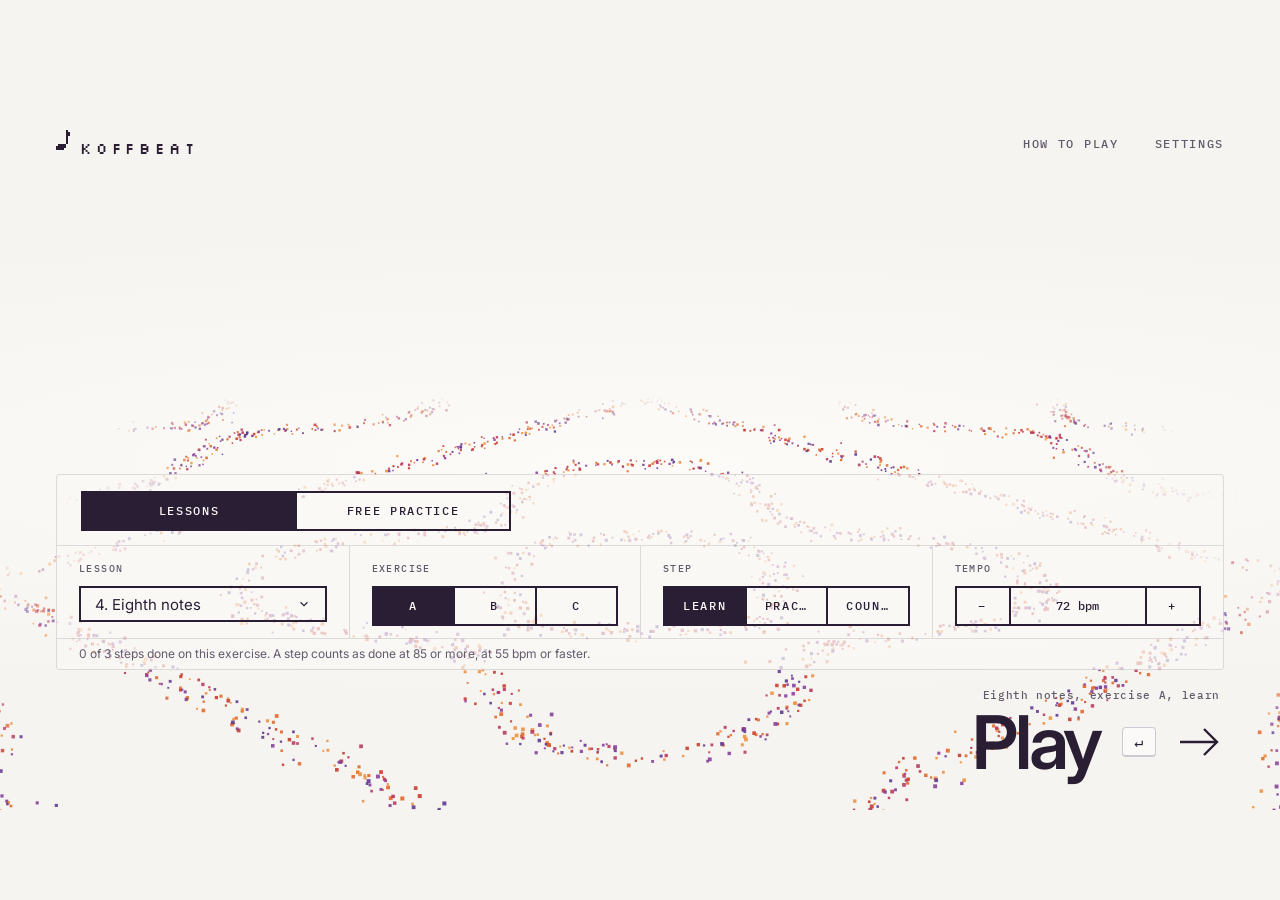
<file: media/koffbeat-promo.html>
<!doctype html>
<html lang="en">
<head>
<meta charset="utf-8">
<meta name="viewport" content="width=device-width, initial-scale=1">
<title>koffbeat promo</title>
<link rel="preconnect" href="https://fonts.googleapis.com">
<link rel="preconnect" href="https://fonts.gstatic.com" crossorigin>
<link rel="stylesheet" href="https://fonts.googleapis.com/css2?family=Inter:wght@400;500;600&family=IBM+Plex+Mono:wght@400;500&family=Silkscreen&display=swap">
<style>
  :root {
    --void: #f6f4f0; --ink: #2a1e34; --dim: #635a6b; --faint: #6f6676; --line: rgba(42, 30, 52, .14);
    --ui: "Inter", system-ui, sans-serif; --mono: "IBM Plex Mono", ui-monospace, monospace; --pixel: "Silkscreen", var(--mono);
  }
  html, body { margin: 0; height: 100%; background: var(--void); overflow: hidden; }
  /* the frame keeps 16:9 and letterboxes inside whatever holds it */
  .fit { position: absolute; inset: 0; display: grid; place-items: center; }
  .frame { position: relative; width: min(100vw, calc(100vh * 16 / 9)); aspect-ratio: 16 / 9; overflow: hidden; }
  .stage { position: absolute; left: 0; top: 0; width: 1280px; height: 720px; transform-origin: 0 0; overflow: hidden; background: #ebe8e2; color: var(--ink); font-family: var(--ui); }

  /* a device: the app at its own CSS size inside a bezel, placed by the camera */
  .dev { position: absolute; left: 0; top: 0; transform-origin: 0 0; }
  .bezel { position: absolute; inset: calc(var(--bz) * -1); border-radius: var(--br); background: #1d1720; box-shadow: 0 40px 70px -30px rgba(30, 20, 40, .55); opacity: var(--chrome, 1); }
  .chromebar { position: absolute; left: 0; right: 0; top: calc(var(--cb) * -1); height: var(--cb); background: #e3dfe6; border-radius: 14px 14px 0 0; opacity: var(--chrome, 1); }
  .chromebar i { position: absolute; top: 50%; width: 11px; height: 11px; margin-top: -5.5px; border-radius: 50%; background: #c9c2ce; }
  .chromebar span { position: absolute; left: 50%; top: 50%; transform: translate(-50%, -50%); width: 34%; height: 15px; border-radius: 8px; background: #f3f1f4; }
  .devlbl { position: absolute; left: 0; right: 0; text-align: center; font: 500 26px/1 var(--mono); letter-spacing: .16em; text-transform: uppercase; color: var(--dim); opacity: var(--chrome, 1); }
  .app {
    position: absolute; inset: 0; overflow: hidden; border-radius: var(--ar, 0);
    background: var(--void) radial-gradient(110% 34% at 50% 52%, rgba(255, 254, 252, .7), rgba(255, 254, 252, 0)) no-repeat;
  }
  .app > * { position: absolute; }
  .app canvas { left: 0; top: 0; }
  .layer { inset: 0; }
  .layer > * { position: absolute; }

  .mono { font: 500 12px/1 var(--mono); letter-spacing: .14em; text-transform: uppercase; color: var(--dim); }
  .kbd {
    display: inline-grid; place-items: center; min-width: 22px; height: 20px; padding: 0 6px; box-sizing: border-box;
    border: 1px solid #cfc9d3; border-bottom-width: 2px; border-radius: 4px; background: #fbfaf8;
    font: 500 11px/1 var(--mono); letter-spacing: 0; color: var(--ink); vertical-align: middle;
  }

  /* home (desktop only) */
  .logo { left: 56px; top: 40px; display: flex; align-items: flex-end; gap: 10px; font: 400 15px/1 var(--pixel); letter-spacing: .32em; }
  .logo svg { width: 14px; height: 26px; }
  .menu { right: 56px; top: 48px; display: flex; gap: 36px; }
  .panel { left: 56px; right: 56px; top: 384px; height: 196px; box-sizing: border-box; border: 1px solid var(--line); border-radius: 4px; background: rgba(250, 249, 246, .72); }
  .panel > * { position: absolute; }
  .seg { display: flex; border: 2px solid var(--ink); }
  .seg span { display: grid; place-items: center; height: 36px; padding: 0 18px; font: 500 12px/1 var(--mono); letter-spacing: .14em; text-transform: uppercase; }
  .seg span + span { border-left: 2px solid var(--ink); }
  .seg .on { background: var(--ink); color: #fbfaf8; }
  .tabs { left: 24px; top: 16px; }
  .tabs span { width: 176px; }
  .fields { left: 0; right: 0; top: 70px; height: 92px; border-top: 1px solid var(--line); border-bottom: 1px solid var(--line); display: grid; grid-template-columns: repeat(4, 1fr); }
  .fields > div { position: relative; padding: 18px 22px 0; border-left: 1px solid var(--line); }
  .fields > div:first-child { border-left: 0; }
  .fields .mono { font-size: 10px; display: block; margin-bottom: 12px; }
  .fields .seg span { flex: 1; padding: 0 6px; }
  .sel { height: 36px; border: 2px solid var(--ink); box-sizing: border-box; display: flex; align-items: center; justify-content: space-between; padding: 0 14px; font: 400 15px/1 var(--ui); }
  .panel .note { left: 22px; bottom: 9px; font: 400 12px/1 var(--ui); color: var(--dim); }
  .go { right: 60px; top: 600px; display: grid; justify-items: end; gap: 8px; }
  .go .mono { font-size: 11px; letter-spacing: .06em; text-transform: none; }
  .go .row { display: flex; align-items: center; gap: 22px; }
  .go b { font: 600 74px/.9 var(--ui); letter-spacing: -.045em; }
  .go .kbd { min-width: 34px; height: 30px; font-size: 15px; }
  .go svg { width: 42px; height: 30px; }

  /* play */
  .hd .t { font: 500 17px/1.25 var(--ui); }
  .hd .mono { margin-top: 6px; font-size: 11px; }
  .ctl { display: flex; align-items: center; gap: 10px; color: var(--dim); }
  .ctl svg { width: 16px; height: 16px; }
  .ctl .gap { width: 22px; }
  .prog { height: 20px; }
  .prog i { position: absolute; }
  .prog .dot { position: absolute; top: 18px; width: 6px; height: 6px; margin-left: -3px; border-radius: 50%; background: var(--ink); }
  .prog .bar { position: absolute; font-size: 10px; white-space: nowrap; }
  .staff { left: 0; top: 0; overflow: visible; }
  .flash { left: 0; right: 0; text-align: center; font: 500 14px/1 var(--mono); letter-spacing: .18em; text-transform: uppercase; }
  .zones { left: 0; right: 0; bottom: 14px; display: flex; }
  .zones span { flex: 1; text-align: center; font: 400 10px/1 var(--mono); letter-spacing: .16em; text-transform: uppercase; color: var(--faint); }
  .zones .kbd { margin-left: 6px; }
  .touch { width: 64px; height: 64px; margin: -32px 0 0 -32px; border-radius: 50%; background: rgba(42, 30, 52, .16); box-shadow: 0 0 0 2px rgba(42, 30, 52, .22); opacity: 0; }
</style>
</head>
<body>
<div class="fit"><div class="frame" id="frame">
<div class="stage" id="stage"></div>
</div></div>

<template id="homeTpl">
  <div class="layer home">
    <div class="logo"><svg viewBox="0 0 7 13" shape-rendering="crispEdges" aria-hidden="true"><path fill="currentColor" d="M5 0h1v7h-1zM6 1h1v2h-1zM1 7h4v1h-4zM0 8h5v1h-5zM0 9h4v1h-4z"/></svg>Koffbeat</div>
    <div class="menu"><span class="mono">How to play</span><span class="mono">Settings</span></div>
    <div class="panel">
      <div class="seg tabs"><span class="on">Lessons</span><span>Free practice</span></div>
      <div class="fields">
        <div><span class="mono">Lesson</span><div class="sel">4. Eighth notes <svg width="14" height="14" viewBox="0 0 24 24" fill="none" stroke="currentColor" stroke-width="2"><path d="M6 9l6 6 6-6"/></svg></div></div>
        <div><span class="mono">Exercise</span><div class="seg"><span class="on">A</span><span>B</span><span>C</span></div></div>
        <div><span class="mono">Step</span><div class="seg"><span class="on">Learn</span><span>Prac…</span><span>Coun…</span></div></div>
        <div><span class="mono">Tempo</span><div class="seg"><span>−</span><span style="flex:3;letter-spacing:.02em;text-transform:none">72 bpm</span><span>+</span></div></div>
      </div>
      <div class="note">0 of 3 steps done on this exercise. A step counts as done at 85 or more, at 55 bpm or faster.</div>
    </div>
    <div class="go">
      <span class="mono">Eighth notes, exercise A, learn</span>
      <div class="row"><b>Play</b><span class="kbd enter">↵</span><svg viewBox="0 0 42 30" fill="none" stroke="currentColor" stroke-width="2.4"><path d="M2 15h37M26 2l13 13-13 13"/></svg></div>
    </div>
  </div>
</template>

<script>
(() => {
  /* ======================= timeline helpers (same engine as the slaydy promo) ======================= */
  const BEAT = 60 / 72, b = (n) => n * BEAT;
  const T = b(26);
  const clamp = (x) => Math.max(0, Math.min(1, x));
  const io3 = (x) => x < .5 ? 4 * x ** 3 : 1 - (-2 * x + 2) ** 3 / 2;
  const io5 = (x) => x < .5 ? 16 * x ** 5 : 1 - (-2 * x + 2) ** 5 / 2;
  const out = (x) => 1 - (1 - x) ** 4;
  const lerp = (a, c, f) => a + (c - a) * f;
  const track = (keys, ease = io3) => {
    keys = keys.map(([n, v]) => [b(n), v]);
    return (t) => {
      if (t <= keys[0][0]) return keys[0][1];
      for (let i = 1; i < keys.length; i++) {
        if (t <= keys[i][0]) {
          const [t0, v0] = keys[i - 1], [t1, v1] = keys[i];
          return lerp(v0, v1, ease((t - t0) / (t1 - t0)));
        }
      }
      return keys[keys.length - 1][1];
    };
  };
  const pulse = (t, at, len = .3) => { const x = (t - at) / len; return x < 0 || x > 1 ? 0 : Math.sin(Math.PI * x); };

  /* ======================= the choreography (in beats) ======================= */
  //  0 desktop home, sand drifting     3 press ↵        5–12 quarter notes on F
  // 12.5 pull back: the same app on tablet and phone   14–21 3 against 2, all three in sync
  // 22.5 push back into the desktop     24 home again     26 loop
  const ENTER = b(3);
  const GC = { perfect: "#6b3fa0", good: "#a466c8", ok: "#f09a3e" };
  const WORD = { perfect: "perfect", good: "good", ok: "a touch early" };

  const P1 = [];   // quarter notes, desktop only
  // eighth notes, two bars of 4/4: q ee q ee | ee ee q q
  const ON1 = [0, 1, 1.5, 2, 3, 3.5, 4, 4.5, 5, 5.5, 6, 7];
  ON1.forEach((o, i) => P1.push({ at: 5 + o, off: o, hand: 0, g: i === 8 ? "good" : i === 5 ? "ok" : "perfect" }));
  const P2 = [];   // 3 against 2: right hand (1) plays three while the left (0) plays two, per 2/4 bar
  for (let k = 0; k < 4; k++) {
    for (let j = 0; j < 3; j++) P2.push({ at: 14 + 2 * k + j * 2 / 3, hand: 1, bar: k, j, g: k === 2 && j === 1 ? "ok" : (k === 1 && j === 2 ? "good" : "perfect") });
    for (let j = 0; j < 2; j++) P2.push({ at: 14 + 2 * k + j, hand: 0, bar: k, j, g: "perfect" });
  }
  [...P1, ...P2].forEach(n => { n.t = b(n.at); });
  const ALL = [...P1, ...P2];

  /* ======================= the sand: grains settle onto the nodal lines of a Chladni figure ======================= */
  const MODES = [[2, 3, 1], [1, 4, -1], [3, 4, -1], [2, 5, 1], [1, 5, -1], [3, 5, 1], [4, 5, -1]];
  const FIG = [[0, 0], [9, 1], [13, 2], [16, 3], [18, 4], [20, 5], [22, 6], [24, 0]].map(([n, m]) => [b(n), m]);
  const figAt = (t) => {
    let i = 0;
    while (i + 1 < FIG.length && t >= FIG[i + 1][0]) i++;
    const prev = i > 0 ? FIG[i - 1][1] : FIG[FIG.length - 1][1];
    return { a: MODES[prev], b: MODES[FIG[i][1]], w: io3(clamp((t - FIG[i][0]) / .7)) };
  };
  const baseE = track([[0, .55], [3, .55], [4.5, .06], [23.4, .06], [24.6, .55]]);
  const energy = (t) => {
    let e = baseE(t);
    for (const n of ALL) { const d = t - n.t; if (d >= 0 && d < 2) e += (n.g === "ok" ? .45 : .12) * Math.exp(-d * 4); }
    return e;
  };
  const PAL = ["#c7382b", "#e06629", "#ed8f3d", "#853d99", "#5e368f", "#b8365f"];
  const N = 3200;
  const gx = new Float32Array(N), gz = new Float32Array(N), gc = new Uint8Array(N), gs = new Float32Array(N);
  let seed = 7;
  const rnd = () => { seed = (seed * 16807) % 2147483647; return (seed - 1) / 2147483646; };
  for (let i = 0; i < N; i++) { gx[i] = rnd() * 2 - 1; gz[i] = rnd() * 2 - 1; gc[i] = (rnd() * PAL.length) | 0; gs[i] = .7 + rnd() * .7; }
  const PI = Math.PI;
  const field = (m, x, z, o) => {
    const a = m[0] * PI, c = m[1] * PI, s = m[2];
    const cax = Math.cos(a * x), sax = Math.sin(a * x), ccz = Math.cos(c * z), scz = Math.sin(c * z);
    const ccx = Math.cos(c * x), scx = Math.sin(c * x), caz = Math.cos(a * z), saz = Math.sin(a * z);
    o[0] = cax * ccz + s * ccx * caz;
    o[1] = -a * sax * ccz - s * c * scx * caz;
    o[2] = -c * cax * scz - s * a * ccx * saz;
  };
  const fa = [0, 0, 0], fb = [0, 0, 0];
  function step(t, dt) {
    const F = figAt(t), E = energy(t), jit = (.0016 + .03 * E) * dt * 60, pull = Math.min(1, 6 * dt);
    for (let i = 0; i < N; i++) {
      const x = gx[i], z = gz[i];
      field(F.a, x, z, fa); field(F.b, x, z, fb);
      const w = F.w, f = fa[0] * (1 - w) + fb[0] * w, dx = fa[1] * (1 - w) + fb[1] * w, dz = fa[2] * (1 - w) + fb[2] * w;
      const g2 = dx * dx + dz * dz + 1e-3;
      let mx = -f * dx / g2 * pull, mz = -f * dz / g2 * pull;
      const ml = Math.hypot(mx, mz), cap = .02 * dt * 60;
      if (ml > cap) { mx *= cap / ml; mz *= cap / ml; }
      gx[i] = x + mx + (rnd() - .5) * jit;
      gz[i] = z + mz + (rnd() - .5) * jit;
      if (gx[i] < -1.02 || gx[i] > 1.02 || gz[i] < -1.02 || gz[i] > 1.02) { gx[i] = rnd() * 2 - 1; gz[i] = rnd() * 2 - 1; }
    }
  }

  /* ======================= devices ======================= */
  const NS = "http://www.w3.org/2000/svg";
  const svgEl = (tag, attrs, parent) => { const e = document.createElementNS(NS, tag); for (const k in attrs) e.setAttribute(k, attrs[k]); parent.appendChild(e); return e; };
  const html = (cls, parent, inner = "", style = "") => { const e = document.createElement("div"); e.className = cls; e.innerHTML = inner; if (style) e.style.cssText = style; parent.appendChild(e); return e; };
  const stage = document.getElementById("stage");
  const INK = "#2a1e34", DIM = "#635a6b", GREY = "#a49dab";

  // a 2/4 grand-ish staff for 3 against 2: right hand (J) above, left hand (F) below, wrapped into rows
  function buildP2(svg, L) {
    const g = svgEl("g", {}, svg), notes = new Map(), bars = [];
    const rows = Math.ceil(4 / L.per);
    for (let r = 0; r < rows; r++) {
      const yJ = L.y0 + r * L.rowGap, yF = yJ + L.gap;
      const xs = r === 0 ? L.x0 + 74 : L.x0 + 34, bw = (L.x1 - xs) / L.per;
      [yJ, yF].forEach((y, li) => {
        svgEl("line", { x1: L.x0 + 22, x2: L.x1, y1: y, y2: y, stroke: INK, "stroke-width": 1.2 }, g);
        svgEl("text", { x: L.x0, y: y + 5, "font-family": "IBM Plex Mono, monospace", "font-weight": 500, "font-size": 14, fill: DIM }, g).textContent = li ? "F" : "J";
        if (r === 0) {
          svgEl("text", { x: L.x0 + 50, y: y - 4, "font-family": "Georgia, serif", "font-weight": 700, "font-size": 28, "text-anchor": "middle", fill: INK }, g).textContent = "2";
          svgEl("text", { x: L.x0 + 50, y: y + 21, "font-family": "Georgia, serif", "font-weight": 700, "font-size": 28, "text-anchor": "middle", fill: INK }, g).textContent = "4";
        }
        for (let k = 1; k <= L.per; k++) {
          const x = xs + k * bw - 6, last = r === rows - 1 && k === L.per;
          svgEl("line", { x1: x, x2: x, y1: y - 12, y2: y + 12, stroke: INK, "stroke-width": 1.2 }, g);
          if (last) svgEl("rect", { x: x + 4, y: y - 12, width: 4, height: 24, fill: INK }, g);
        }
      });
      for (let k = 0; k < L.per; k++) {
        const bar = r * L.per + k, bx = xs + k * bw;
        bars[bar] = { x: bx + 2, w: bw - 14, y: yJ - 62, h: L.gap + 86 };
        const tx = [0, 1, 2].map(j => bx + bw * .12 + j * bw * .78 / 3);
        const y = yJ - 50, x0 = tx[0] - 2, x1 = tx[2] + 14, xm = (x0 + x1) / 2;
        svgEl("path", { d: `M${x0} ${y + 6}V${y}H${xm - 9}M${xm + 9} ${y}H${x1}V${y + 6}`, fill: "none", stroke: DIM, "stroke-width": 1.2 }, g);
        svgEl("text", { x: xm, y: y + 5, "font-family": "Georgia, serif", "font-style": "italic", "font-weight": 700, "font-size": 14, "text-anchor": "middle", fill: DIM }, g).textContent = "3";
        for (const n of P2) if (n.bar === bar) notes.set(n, { x: n.hand ? tx[n.j] : bx + bw * .12 + n.j * bw * .78 / 2, y: n.hand ? yJ : yF });
      }
    }
    return { g, notes, bars };
  }
  // 4/4 quarter notes on one line (desktop's first exercise)
  function buildP1(svg) {
    const g = svgEl("g", {}, svg), notes = new Map(), Y = 196;
    svgEl("rect", { x: 40, y: Y - 12, width: 6, height: 24, fill: INK }, g); svgEl("rect", { x: 50, y: Y - 12, width: 6, height: 24, fill: INK }, g);
    svgEl("text", { x: 84, y: Y - 4, "font-family": "Georgia, serif", "font-weight": 700, "font-size": 30, "text-anchor": "middle", fill: INK }, g).textContent = "4";
    svgEl("text", { x: 84, y: Y + 22, "font-family": "Georgia, serif", "font-weight": 700, "font-size": 30, "text-anchor": "middle", fill: INK }, g).textContent = "4";
    svgEl("line", { x1: 40, x2: 1240, y1: Y, y2: Y, stroke: INK, "stroke-width": 1.2 }, g);
    svgEl("line", { x1: 680, x2: 680, y1: Y - 12, y2: Y + 12, stroke: INK, "stroke-width": 1.2 }, g);
    svgEl("line", { x1: 1226, x2: 1226, y1: Y - 12, y2: Y + 12, stroke: INK, "stroke-width": 1.2 }, g);
    svgEl("rect", { x: 1234, y: Y - 12, width: 4, height: 24, fill: INK }, g);
    P1.forEach((n) => { const bar = Math.floor(n.off / 4), o = n.off % 4; notes.set(n, { x: (bar ? 726 : 150) + o * 128, y: Y }); });
    // beamed pairs (each eighth on a beat with its partner half a beat later)
    const beams = [];
    for (let i = 0; i + 1 < P1.length; i++) if (P1[i].off % 1 === 0 && P1[i + 1].off - P1[i].off === .5) beams.push([P1[i], P1[i + 1]]);
    const bars = [{ x: 110, w: 560, y: Y - 52, h: 70 }, { x: 690, w: 530, y: Y - 52, h: 70 }];
    return { g, notes, bars, beams };
  }
  const drawNotes = (svg, part) => {
    for (const [n, p] of part.notes) {
      const g = svgEl("g", {}, part.g);
      p.head = svgEl("ellipse", { cx: 0, cy: 0, rx: 9, ry: 6.6, transform: "rotate(-22)", fill: GREY }, g);
      p.stem = svgEl("rect", { x: 7.4, y: -44, width: 1.8, height: 43, fill: GREY }, g);
      p.el = g;
    }
    part.hl = svgEl("rect", { rx: 2, fill: "rgba(107,63,160,.09)" }, part.g);
    (part.beams || []).forEach(bm => { const a = part.notes.get(bm[0]), z = part.notes.get(bm[1]); bm.el = svgEl("rect", { x: a.x + 7.4, y: a.y - 44, width: z.x - a.x + 1.8, height: 6, fill: GREY }, part.g); });
    part.g.insertBefore(part.hl, part.g.firstChild);
  };

  // layouts at each device's own CSS size; plate = where the sand bed sits
  const DEVS = {
    desk: {
      W: 1280, H: 720, touch: false, bz: 0, br: 14, cb: 30,
      hd: "left:40px;top:30px", ctl: "right:50px;top:34px", prog: { x: 430, y: 92, w: 420, lbl: "left:-84px;top:4px" },
      p2: { x0: 40, x1: 1240, y0: 170, gap: 112, per: 4, rowGap: 0 },
      plate: { cy: 492, R: 660, k: .36 }, flash: 344,
    },
    tab: {
      W: 768, H: 1024, touch: true, bz: 22, br: 46, ar: "24px",
      hd: "left:40px;top:40px", ctl: "right:44px;top:44px", prog: { x: 194, y: 120, w: 520, lbl: "left:-100px;top:4px" },
      p2: { x0: 30, x1: 744, y0: 280, gap: 104, per: 4, rowGap: 0 },
      plate: { cy: 700, R: 470, k: .5 }, flash: 470,
    },
    ph: {
      W: 390, H: 844, touch: true, bz: 14, br: 54, ar: "40px",
      hd: "left:22px;top:54px;width:250px", ctl: "right:22px;top:58px", prog: { x: 45, y: 168, w: 300, lbl: "right:0;top:-22px" },
      p2: { x0: 14, x1: 380, y0: 262, gap: 92, per: 2, rowGap: 196 },
      plate: { cy: 730, R: 300, k: .56 }, flash: 614,
    },
  };

  for (const [id, D] of Object.entries(DEVS)) {
    const dev = html("dev", stage); D.dev = dev;
    dev.style.width = D.W + "px"; dev.style.height = D.H + "px";
    dev.style.setProperty("--bz", D.bz + "px"); dev.style.setProperty("--br", D.br + "px");
    if (id === "desk") {
      html("bezel", dev, "", "inset:-30px -1px -1px;border-radius:14px;background:#e3dfe6");
      html("chromebar", dev, `<i style="left:16px"></i><i style="left:34px"></i><i style="left:52px"></i><span></span>`).style.setProperty("--cb", "30px");
    } else html("bezel", dev);
    const lbl = html("devlbl", dev, { desk: "Desktop · F and J", tab: "Tablet · tap", ph: "Phone · tap" }[id]);
    lbl.style.top = (D.H + (D.bz || 0) + (id === "desk" ? 36 : 44) * (id === "desk" ? 1 : D.W / 300)) + "px";
    lbl.style.fontSize = (id === "desk" ? 26 : 26 * D.W / 300 * (id === "ph" ? .85 : .55)) + "px";
    const app = html("app", dev); D.app = app;
    if (D.ar) app.style.setProperty("--ar", D.ar);
    D.cv = document.createElement("canvas"); app.appendChild(D.cv); D.ctx = D.cv.getContext("2d");
    D.cv.style.width = D.W + "px"; D.cv.style.height = D.H + "px";

    const play = html("layer", app); D.play = play;
    D.hd = html("hd", play, `<div class="t"></div><div class="mono"></div>`, D.hd);
    html("ctl", play, `<svg viewBox="0 0 24 24" fill="none" stroke="currentColor" stroke-width="2"><path d="M4 12a8 8 0 1 0 2.3-5.7M4 4v4h4"/></svg>${D.touch ? "" : `<span class="kbd">R</span>`}<span class="gap"></span><svg viewBox="0 0 24 24"><rect x="6" y="6" width="12" height="12" fill="currentColor"/></svg>${D.touch ? "" : `<span class="kbd">Esc</span>`}`, D.ctl);
    D.progEl = html("prog", play, `<span class="mono bar"></span><div class="dot"></div>`, `left:${D.prog.x}px;top:${D.prog.y}px;width:${D.prog.w}px`);
    D.progEl.querySelector(".bar").style.cssText = D.prog.lbl;
    D.segs = [0, 1, 2, 3].map(() => { const e = document.createElement("i"); D.progEl.appendChild(e); return e; });
    D.svg = svgEl("svg", { class: "staff", width: D.W, height: D.H, viewBox: `0 0 ${D.W} ${D.H}` }, play);
    D.p2 = buildP2(D.svg, D.p2); drawNotes(D.svg, D.p2);
    if (id === "desk") { D.p1 = buildP1(D.svg); drawNotes(D.svg, D.p1); }
    D.flashEl = html("flash", play, "", `top:${D.flash}px`);
    D.zoneL = document.createElement("span"); D.zoneR = document.createElement("span");
    html("zones", play).append(D.zoneL, D.zoneR);
    if (D.touch) { D.touchL = html("touch", play, "", `left:${D.W * .25}px;top:${D.H * .8}px`); D.touchR = html("touch", play, "", `left:${D.W * .75}px;top:${D.H * .8}px`); }
    if (id === "desk") { app.appendChild(document.getElementById("homeTpl").content.cloneNode(true)); D.home = app.querySelector(".home"); D.enter = app.querySelector(".enter"); }
  }
  const desk = DEVS.desk, tab = DEVS.tab, ph = DEVS.ph;

  /* ======================= camera ======================= */
  // pulled back: the three devices side by side, desktop at half size in a browser window
  const pull = track([[0, 0], [12.4, 0], [14, 1], [22.4, 1], [23.8, 0]], io5);
  const PLACE = { desk: [36, 186, .52], tab: [746, 152, .36], ph: [1072, 162, .43] };
  const side = { tab: track([[0, 1], [12.6, 1], [14.2, 0], [22.4, 0], [23.6, 1]], io5), ph: track([[0, 1], [12.8, 1], [14.4, 0], [22.4, 0], [23.4, 1]], io5) };

  /* ======================= render ======================= */
  let K = 1, DPR = 1;
  const set = (el, prop, v) => { if (el.style[prop] !== v) el.style[prop] = v; };
  const hex = (c) => [1, 3, 5].map(i => parseInt(c.slice(i, i + 2), 16));
  const mix = (c1, c2, f) => { const a = hex(c1), z = hex(c2); return `rgb(${a.map((v, i) => Math.round(v + (z[i] - v) * f)).join(",")})`; };
  const fit = () => {
    K = document.getElementById("frame").clientWidth / 1280; stage.style.transform = `scale(${K})`;
    DPR = devicePixelRatio || 1;
  };
  const sizeCanvas = (D, s) => {
    const q = Math.min(2, Math.max(.35, s * K * DPR)), w = Math.round(D.W * q), h = Math.round(D.H * q);
    if (D.cv.width !== w || D.cv.height !== h) { D.cv.width = w; D.cv.height = h; }
    return q;
  };

  function drawSand(D, t, q) {
    const ctx = D.ctx, { cy, R, k } = D.plate, cx = D.W / 2;
    ctx.setTransform(q, 0, 0, q, 0, 0);
    ctx.clearRect(0, 0, D.W, D.H);
    const notes = t < b(13.2) ? P1 : P2;
    for (const n of notes) {
      const age = (t - n.t) / 1.5;
      if (age < 0 || age > 1) continue;
      const rr = R * (.08 + 1.1 * out(age));
      ctx.strokeStyle = n.g === "ok" ? "#f09a3e" : "#6b3fa0";
      for (let j = 0; j < 3; j++) {
        ctx.globalAlpha = (1 - age) * [.05, .07, .12][j];
        ctx.lineWidth = [22, 12, 4][j] * (1 - age * .5) * R / 660;
        ctx.beginPath(); ctx.ellipse(cx, cy, rr, rr * k, 0, 0, PI * 2); ctx.stroke();
      }
    }
    const gsz = 2.3 * Math.max(.75, R / 660);
    for (let c = 0; c < PAL.length; c++) {
      ctx.fillStyle = PAL[c];
      for (let i = 0; i < N; i++) {
        if (gc[i] !== c) continue;
        const x = gx[i], z = gz[i], p = 1 / (1 - .3 * z);
        const rim = clamp((1.02 - Math.max(Math.abs(x), Math.abs(z))) / .25);
        if (rim <= 0) continue;
        ctx.globalAlpha = .88 * rim;
        const sz = gsz * gs[i] * p;
        ctx.fillRect(cx + x * R * p - sz / 2, cy + z * R * k * p - sz / 2, sz, sz);
      }
    }
    ctx.globalAlpha = 1;
  }

  function renderPart(D, part, notes, t, on, start, len) {
    const cur = Math.floor((t / BEAT - start) / len);
    part.g.style.display = on > .01 ? "" : "none";
    if (on <= .01) return cur;
    part.g.style.opacity = on;
    if (cur >= 0 && cur < part.bars.length) {
      const B = part.bars[cur];
      for (const [k, v] of [["x", B.x], ["y", B.y], ["width", B.w], ["height", B.h]]) part.hl.setAttribute(k, v);
      part.hl.style.opacity = 1;
    } else part.hl.style.opacity = 0;
    for (const [n, p] of part.notes) {
      const d = t - n.t;
      const col = d < 0 ? GREY : d < .45 ? GC[n.g] : mix(GC[n.g], INK, clamp((d - .45) / .35));
      p.head.setAttribute("fill", col); p.stem.setAttribute("fill", col);
      p.el.setAttribute("transform", `translate(${p.x} ${p.y}) scale(${(1 + .35 * pulse(t, n.t, .28)).toFixed(3)})`);
      p.col = col;
    }
    for (const bm of part.beams || []) bm.el.setAttribute("fill", part.notes.get(bm[1]).col);
    return cur;
  }

  function renderDev(D, id, t, scale) {
    const q = sizeCanvas(D, scale);
    drawSand(D, t, q);
    const isDesk = id === "desk";
    const part = isDesk && t < b(13.2) ? 1 : 2;
    const playO = isDesk ? track([[0, 0], [3.6, 0], [4.4, 1], [23.4, 1], [24, 0]])(t) : 1;
    set(D.play, "opacity", playO.toFixed(3));

    // header: the app's own wording
    const title = part === 1 ? "Eighth notes, exercise A: learn" : "Two hands: 3 against 2, exercise A: learn";
    const tEl = D.hd.firstChild, mEl = D.hd.lastChild;
    if (tEl.textContent !== title) tEl.textContent = title;
    if (mEl.textContent !== "72 bpm, play along") mEl.textContent = "72 bpm, play along";
    D.zoneL.innerHTML = (part === 1 ? "tap" : "left hand") + (D.touch ? "" : ` <span class="kbd">F</span>`);
    D.zoneR.innerHTML = (part === 1 ? "tap" : "right hand") + (D.touch ? "" : ` <span class="kbd">J</span>`);

    let cur, nb, start, len;
    if (isDesk) {
      const o1 = track([[0, 1], [12.6, 1], [13.2, 0]])(t), o2 = track([[0, 0], [13.2, 0], [13.8, 1]])(t);
      const c1 = renderPart(D, D.p1, P1, t, o1, 5, 4), c2 = renderPart(D, D.p2, P2, t, o2, 14, 2);
      if (part === 1) { cur = c1; nb = 2; start = 5; len = 4; } else { cur = c2; nb = 4; start = 14; len = 2; }
    } else { cur = renderPart(D, D.p2, P2, t, 1, 14, 2); nb = 4; start = 14; len = 2; }

    // progress
    const W = D.prog.w, sw = (W - (nb - 1) * 16) / nb;
    D.segs.forEach((e, i) => {
      if (i >= nb) { e.style.display = "none"; return; }
      const done = i < cur, now = i === cur;
      e.style.cssText = `display:block;left:${i * (sw + 16)}px;width:${sw}px;top:${done || now ? 2 : 6}px;height:${done || now ? 10 : 3}px;background:${done ? "#6b3fa0" : now ? INK : "#d8d3dc"}`;
    });
    D.progEl.querySelector(".dot").style.left = (clamp((t / BEAT - start) / (len * nb)) * W).toFixed(1) + "px";
    const bl = `Bar ${Math.min(nb, Math.max(1, cur + 1))} / ${nb}`, bEl = D.progEl.querySelector(".bar");
    if (bEl.textContent !== bl) bEl.textContent = bl;

    // grade flash, the hand zones
    const notes = part === 1 ? P1 : P2;
    let last = null;
    for (const n of notes) if (t >= n.t) last = n;
    const fa = last ? clamp(1 - (t - last.t - .25) / .6) : 0;
    if (last && D.flashEl.textContent !== WORD[last.g]) D.flashEl.textContent = WORD[last.g];
    if (last) D.flashEl.style.color = GC[last.g];
    set(D.flashEl, "opacity", fa.toFixed(3));
    for (const h of [0, 1]) {
      let pr = 0;
      for (const n of notes) { if (part === 1 ? h === 0 : n.hand === h) pr = Math.max(pr, pulse(t, n.t - .04, .26)); }
      const zone = h ? D.zoneR : D.zoneL;
      const kb = zone.querySelector(".kbd");
      if (kb) { kb.style.transform = `translateY(${pr.toFixed(2)}px)`; kb.style.background = pr > .05 ? mix("#fbfaf8", "#6b3fa0", pr * .3) : "#fbfaf8"; }
      const tc = h ? D.touchR : D.touchL;
      if (tc) { tc.style.opacity = (pr * .9).toFixed(3); tc.style.transform = `scale(${(.7 + .3 * pr).toFixed(3)})`; }
    }
  }

  function render(t) {
    const pb = pull(t);
    stage.style.background = mix("#f6f4f0", "#ebe8e2", pb);
    // desktop: full frame → a browser window on the left
    const [dx, dy, ds] = PLACE.desk;
    const s = lerp(1, ds, pb);
    desk.dev.style.transform = `translate(${lerp(0, dx, pb).toFixed(2)}px, ${lerp(0, dy, pb).toFixed(2)}px) scale(${s.toFixed(4)})`;
    desk.dev.style.setProperty("--chrome", clamp(pb * 1.6 - .2).toFixed(3));
    renderDev(desk, "desk", t, s);
    // home (desktop only)
    const ho = track([[0, 1], [3.2, 1], [4, 0], [23.6, 0], [24.4, 1]])(t);
    set(desk.home, "opacity", ho.toFixed(3));
    set(desk.home, "visibility", ho < .01 ? "hidden" : "visible");
    const ep = pulse(t, ENTER - .05, .3);
    desk.enter.style.transform = `translateY(${(ep * 2).toFixed(2)}px)`;
    desk.enter.style.background = ep > .3 ? "#e9e1f2" : "#fbfaf8";
    // tablet and phone slide in from the right
    for (const id of ["tab", "ph"]) {
      const D = DEVS[id], [x, y, sc] = PLACE[id], off = side[id](t);
      const vis = off < .999;
      set(D.dev, "display", vis ? "" : "none");
      if (!vis) continue;
      D.dev.style.transform = `translate(${(x + off * 520).toFixed(2)}px, ${y}px) scale(${sc})`;
      D.dev.style.opacity = (1 - off).toFixed(3);
      renderDev(D, id, t, sc);
    }
  }

  /* ======================= clock ======================= */
  const still = matchMedia("(prefers-reduced-motion: reduce)");
  // On the homepage the film is told when its scene is on screen ({promo: "show" | "hide"});
  // until then, and whenever nothing moves, a frame costs nothing.
  let playing = true, last = performance.now(), t = 0, visible = true, shown = window.parent === window, drawn = NaN;
  addEventListener("message", (e) => { if (e.origin === location.origin && e.data && e.data.promo) shown = e.data.promo === "show"; });
  const settle = (to, secs = 3) => { for (let s = Math.max(0, to - secs); s < to; s += 1 / 60) step(s, 1 / 60); };
  const tick = (now) => {
    requestAnimationFrame(tick);
    const dt = Math.min(.05, (now - last) / 1000); last = now;
    if (playing && shown && visible && !document.hidden && !still.matches) { t = (t + dt) % T; step(t, dt); }
    if (t === drawn) return;
    drawn = t;
    render(t);
  };
  new IntersectionObserver(([e]) => { visible = e.isIntersecting; }).observe(document.getElementById("frame"));
  // ?t=7.9 freezes a frame (handy for a poster image)
  const fixed = parseFloat(new URLSearchParams(location.search).get("t"));
  if (!isNaN(fixed)) { t = fixed; playing = false; }
  if (still.matches) { t = b(17.2); playing = false; }
  window.promo = { seek: (x) => { t = x; settle(x); playing = false; drawn = NaN; }, play: () => { playing = true; }, render };

  const start = () => { fit(); settle(t, playing ? 2 : 4); requestAnimationFrame(tick); };
  addEventListener("resize", () => { fit(); drawn = NaN; });
  (document.fonts ? document.fonts.ready : Promise.resolve()).then(start);
})();
</script>
</body>
</html>
</file>
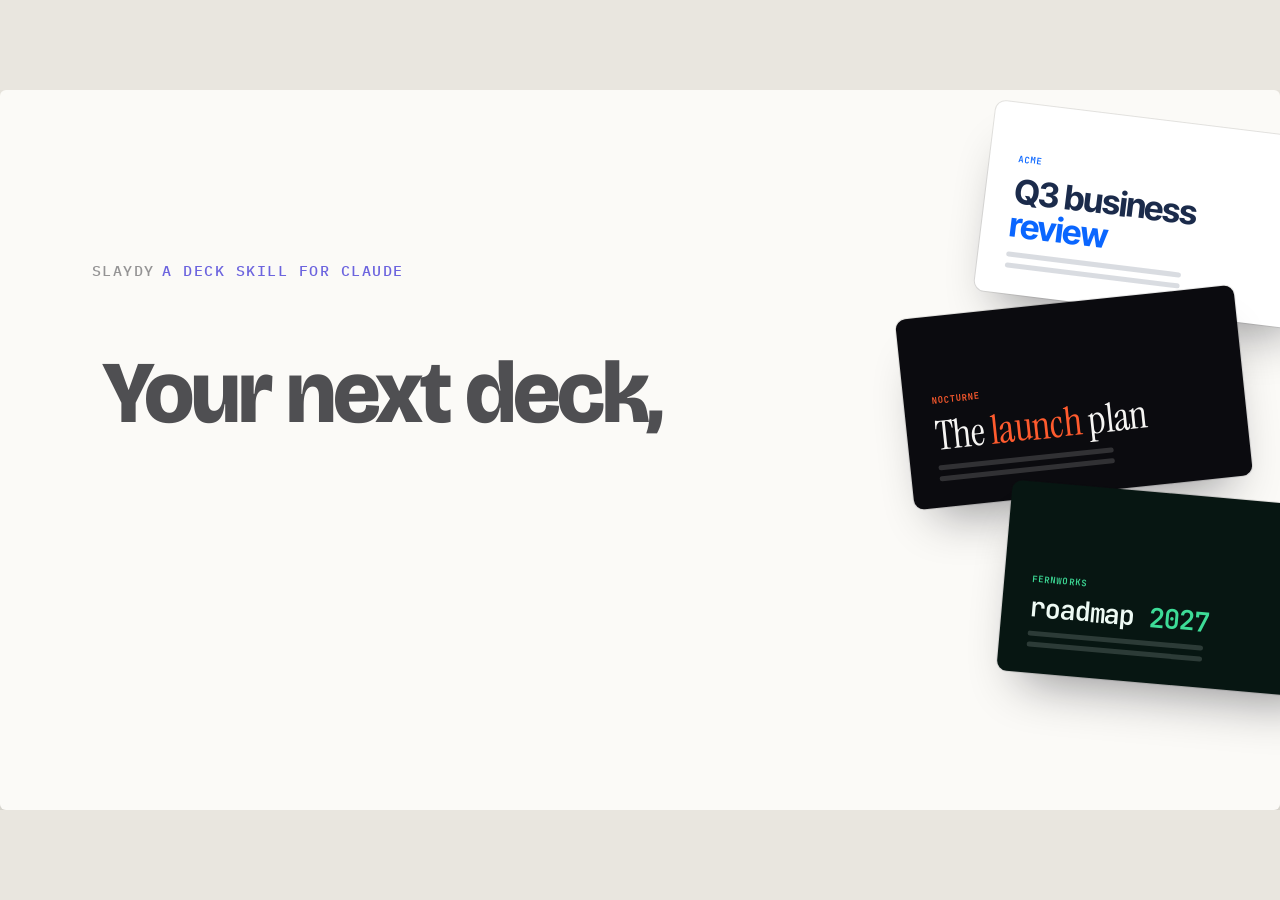
<file: media/slaydy-promo.html>
<!doctype html>
<html lang="en">
<head>
<meta charset="utf-8">
<meta name="viewport" content="width=device-width, initial-scale=1">
<title>slaydy promo</title>
<link rel="preconnect" href="https://fonts.googleapis.com">
<link rel="preconnect" href="https://fonts.gstatic.com" crossorigin>
<link rel="stylesheet" href="https://fonts.googleapis.com/css2?family=Bricolage+Grotesque:opsz,wght@12..96,800&family=IBM+Plex+Sans:wght@400;500&family=IBM+Plex+Mono:wght@500&family=Instrument+Serif:ital@1&family=Inter:wght@400;500&family=Inter+Tight:wght@600;700&family=JetBrains+Mono:wght@500;600&family=Schibsted+Grotesk:wght@400;500;600&display=swap">
<style>@font-face { font-family: "Geist Pixel Square"; src: url("../assets/fonts/geist-pixel-square.woff2") format("woff2"); font-display: block; }</style>
<style>
  html, body { margin: 0; height: 100%; background: #e9e6df; overflow: hidden; }
  /* the frame keeps 16:9 and letterboxes inside whatever holds it */
  .fit { position: absolute; inset: 0; display: grid; place-items: center; }
  .frame { position: relative; width: min(100vw, calc(100vh * 16 / 9)); aspect-ratio: 16 / 9; overflow: hidden; }
  .stage {
    position: absolute; left: 0; top: 0; width: 1280px; height: 720px;
    transform-origin: 0 0; background: #e9e6df; overflow: hidden;
    font-family: "Inter", system-ui, sans-serif;
  }

  /* ---------- deck plane: 4 x 3 slides at full size, the camera moves it ---------- */
  .deckwrap { position: absolute; inset: 0; perspective: 2200px; perspective-origin: 50% 40%; }
  .plane { position: absolute; left: 0; top: 0; width: 5312px; height: 2288px; transform-origin: 0 0; }
  .slide {
    position: absolute; width: 1280px; height: 720px; overflow: hidden;
    background: var(--bg); color: var(--fg); border-radius: 6px;
    box-shadow: 0 30px 80px -20px rgba(0,0,0,.4); outline-offset: 16px;
    font-family: var(--fb);
  }
  /* brand type, as in themes/*.css: slaydy = Bricolage + vermilion serif italic emphasis */
  .slide[data-f="sl"]   { --fd: "Bricolage Grotesque", "Inter Tight", sans-serif; --fw: 800; --ls: -.035em; --fb: "IBM Plex Sans", "Inter", sans-serif; --fm: "IBM Plex Mono", monospace; }
  .slide[data-f="mid"]  { --fd: "Inter Tight", "Inter", sans-serif; --fw: 600; --ls: -.028em; --fb: "Inter", sans-serif; --fm: "JetBrains Mono", monospace; }
  .slide[data-f="ks"]   { --fd: "Schibsted Grotesk", sans-serif; --fw: 600; --ls: -.04em; --fb: "Schibsted Grotesk", sans-serif; --fm: "Geist Pixel Square", monospace; }
  .s > * { position: absolute; }
  .t { margin: 0; font-family: var(--fd); font-weight: var(--fw); letter-spacing: var(--ls); line-height: 1.04; color: var(--fg); text-wrap: balance; }
  .t strong { font-weight: inherit; color: var(--em); }
  /* Klára's brand: emphasis is a pixel-type marker highlight, as on her homepage */
  .slide[data-f="ks"] .t strong { font-family: "Geist Pixel Square", monospace; font-weight: 400; font-size: .9em; letter-spacing: -.04em; color: var(--fg); background: var(--accent-2); padding: 0 .14em; -webkit-box-decoration-break: clone; box-decoration-break: clone; }
  .slide[data-f="ks"] .section-t strong { background: var(--accent-2); color: #0b0b0b; }
  .ft .k { display: none; }
  .slide[data-f="ks"] .ft .k { display: inline; }
  .slide[data-f="ks"] .ft .s { display: none; }
  .slide[data-f="sl"] .t strong { font-family: "Instrument Serif", Georgia, serif; font-style: italic; font-weight: 400; letter-spacing: -.01em; font-size: 1.08em; }
  .ey { font: 500 15px/1 var(--fm); letter-spacing: .1em; text-transform: uppercase; color: var(--muted); }
  .ey b { font-weight: 500; color: var(--accent); margin-left: .5em; }
  .mono { font: 500 15px/1.6 var(--fm); color: var(--muted); }
  .b  { border-radius: 8px; background: var(--fg); }
  .m  { border-radius: 6px; background: var(--muted); }
  .f  { border-radius: 6px; background: var(--faint); }
  .a  { border-radius: 8px; background: var(--accent); }
  .a2 { border-radius: 8px; background: var(--accent-2); }
  .sf { border-radius: 16px; background: var(--surface); }
  .ln1 { height: 1px; background: var(--faint); }
  .ft { left: 8%; bottom: 6%; font: 500 15px/1 var(--fb); color: var(--muted); }
  .pn { right: 8%; bottom: 6%; font: 500 14px/1 var(--fm); color: var(--muted); }
  .big { font-family: var(--fd); font-weight: var(--fw); letter-spacing: -.05em; line-height: .9; }
  .section { background: var(--accent); }

  /* hero: the site's cover slide (edit-mode chrome rides inside it) */
  .title-grp { left: 8%; top: 35%; }
  .sel { position: absolute; inset: -12px -18px; border: 2px dashed var(--accent); border-radius: 10px; opacity: 0; }
  .ttl { position: relative; margin: 0; font-size: 88px; line-height: 1.02; }
  .ttl .ln { display: block; white-space: nowrap; }
  .ttl .w { border-radius: 6px; background: color-mix(in srgb, var(--accent) var(--sel, 0%), transparent); box-shadow: 0 0 0 4px color-mix(in srgb, var(--accent) var(--sel, 0%), transparent); }
  .caret { display: inline-block; width: 4px; height: .8em; margin: 0 -2px; vertical-align: -.04em; border-radius: 2px; background: var(--accent); opacity: 0; }
  .hero-ey { left: 8%; top: 24%; }
  .hero-rule { left: 8%; right: 0; top: 78%; }
  .hero-note { left: 8%; top: 82%; font: 500 15px/1 var(--fm); color: var(--muted); }
  /* the same slide in three other brands, fanned off the right edge */
  .mini {
    width: 340px; aspect-ratio: 16 / 9; padding: 26px 28px; box-sizing: border-box;
    display: flex; flex-direction: column; justify-content: flex-end; gap: 10px;
    border-radius: 10px; background: var(--b); color: var(--f);
    box-shadow: 0 0 0 1px rgba(19,19,24,.1), 0 30px 50px -24px rgba(10,10,20,.45);
  }
  .mini b { font: 600 9px/1 "JetBrains Mono", monospace; letter-spacing: .12em; text-transform: uppercase; color: var(--a); }
  .mini span { font-size: 34px; line-height: 1; letter-spacing: -.03em; }
  .mini em { font-style: inherit; color: var(--a); }
  .mini i { display: block; height: 5px; width: 62%; border-radius: 3px; background: currentColor; opacity: .16; box-shadow: 0 11px 0 currentColor; margin-bottom: 11px; }
  .m1 { top: 30px;  right: -44px; --r: 7deg;  --b: #ffffff; --f: #1b2b4b; --a: #0a66ff; }
  .m2 { top: 212px; right: 36px;  --r: -6deg; --b: #0b0b0f; --f: #f6f5f3; --a: #ff5b2e; }
  .m3 { top: 404px; right: -64px; --r: 5deg;  --b: #071612; --f: #eefaf4; --a: #3ddc97; }
  .m1 span { font-family: "Inter Tight", sans-serif; font-weight: 700; }
  .m2 span { font-family: "Instrument Serif", serif; font-weight: 400; font-size: 40px; letter-spacing: -.015em; }
  .m3 span { font-family: "JetBrains Mono", monospace; font-weight: 600; font-size: 27px; letter-spacing: -.04em; }

  /* ---------- toolbar: copied from runtime.css ---------- */
  .barcam { position: absolute; left: 640px; top: 0; width: 0; height: 0; }
  .toolbar {
    position: absolute; left: 0; top: 0; transform: translate(-50%, -50%);
    display: flex; align-items: center; gap: 2px; padding: 6px;
    background: rgba(16, 16, 20, .84); backdrop-filter: blur(18px); -webkit-backdrop-filter: blur(18px);
    border: 1px solid rgba(255, 255, 255, .1); border-radius: 14px;
    box-shadow: 0 16px 48px -8px rgba(0, 0, 0, .6); white-space: nowrap;
  }
  .tb-btn {
    display: inline-flex; align-items: center; gap: 8px; height: 36px; padding: 0 12px;
    border-radius: 9px; color: rgba(246, 245, 243, .84);
    font: 500 13px/1 "Inter", system-ui, sans-serif; transition: background .2s, color .2s;
  }
  .tb-btn.icon-only { width: 36px; padding: 0; justify-content: center; }
  .tb-btn.is-on { background: rgba(255, 255, 255, .1); color: #fff; }
  .tb-btn.primary { background: var(--tb-accent); color: var(--tb-accent-fg); }
  .tb-count { font: 500 13px/1 "JetBrains Mono", ui-monospace, monospace; min-width: 66px; justify-content: center; color: rgba(246, 245, 243, .7); }
  .tb-sep { width: 1px; height: 20px; background: rgba(255, 255, 255, .12); margin: 0 5px; }
  /* iOS: no live blur behind the bar (it has to re-blur the moving 3D deck every frame) */
  .ios .toolbar { background: rgba(16, 16, 20, .94); backdrop-filter: none; -webkit-backdrop-filter: none; }
  .icon { width: 16px; height: 16px; fill: none; stroke: currentColor; stroke-width: 1.8; stroke-linecap: round; stroke-linejoin: round; flex: none; }

  /* ---------- cursor ---------- */
  .cursor { position: absolute; left: 0; top: 0; width: 0; height: 0; opacity: 0; pointer-events: none; }
  .cursor svg { position: absolute; left: -3px; top: -2px; width: 30px; height: 30px; filter: drop-shadow(0 4px 8px rgba(0,0,0,.35)); transform-origin: 3px 2px; }
  .cursor svg.beam { left: -15px; top: -15px; transform-origin: 15px 15px; filter: drop-shadow(0 2px 4px rgba(0,0,0,.3)); display: none; }
  .dimmer { position: absolute; inset: 0; background: #000; opacity: 0; pointer-events: none; }
  .ripple { position: absolute; left: -30px; top: -30px; width: 60px; height: 60px; border-radius: 50%; border: 2px solid #fff; opacity: 0; }
</style>
</head>
<body>
<div class="fit"><div class="frame" id="frame">
<div class="stage" id="stage">
  <div class="deckwrap" id="deckwrap"><div class="plane" id="plane"></div></div>
  <div class="dimmer" id="dimmer"></div>
  <div class="barcam" id="barcam">
    <div class="toolbar" id="bar-view"></div>
    <div class="toolbar" id="bar-edit"></div>
  </div>
  <div class="cursor" id="cursor">
    <div class="ripple" id="ripple"></div>
    <svg viewBox="0 0 24 24" id="beam" class="beam"><path d="M8.5 3.5c2 0 3.5.6 3.5 2v13c0 1.4-1.5 2-3.5 2M15.5 3.5c-2 0-3.5.6-3.5 2v13c0 1.4 1.5 2 3.5 2M9.5 12h5" fill="none" stroke="#111" stroke-width="3.2" stroke-linecap="round"/><path d="M8.5 3.5c2 0 3.5.6 3.5 2v13c0 1.4-1.5 2-3.5 2M15.5 3.5c-2 0-3.5.6-3.5 2v13c0 1.4 1.5 2 3.5 2M9.5 12h5" fill="none" stroke="#fff" stroke-width="1.4" stroke-linecap="round"/></svg>
    <svg viewBox="0 0 24 24" id="arrow"><path d="M3 2 L3 19.5 L7.6 15.4 L10.6 22 L13.6 20.7 L10.7 14.2 L17 14.2 Z" fill="#fff" stroke="#111" stroke-width="1.3" stroke-linejoin="round"/></svg>
  </div>
</div>
</div></div>

<svg width="0" height="0" style="position:absolute" aria-hidden="true">
  <symbol id="i-prev" viewBox="0 0 24 24"><path d="M15 6l-6 6 6 6"/></symbol>
  <symbol id="i-next" viewBox="0 0 24 24"><path d="M9 6l6 6-6 6"/></symbol>
  <symbol id="i-first" viewBox="0 0 24 24"><path d="M17 6l-6 6 6 6"/><path d="M11 6l-6 6 6 6"/></symbol>
  <symbol id="i-theme" viewBox="0 0 24 24"><circle cx="12" cy="12" r="9"/><path d="M12 3a9 9 0 0 1 0 18z" fill="currentColor" stroke="none"/></symbol>
  <symbol id="i-present" viewBox="0 0 24 24"><rect x="3" y="4" width="18" height="12" rx="2"/><path d="M8 20h8M12 16v4"/></symbol>
  <symbol id="i-pdf" viewBox="0 0 24 24"><path d="M14 3H7a2 2 0 0 0-2 2v14a2 2 0 0 0 2 2h10a2 2 0 0 0 2-2V8z"/><path d="M14 3v5h5"/><path d="M12 11v6M9.5 14.5L12 17l2.5-2.5"/></symbol>
  <symbol id="i-download" viewBox="0 0 24 24"><path d="M12 4v11M7 10.5l5 5 5-5M5 20h14"/></symbol>
  <symbol id="i-edit" viewBox="0 0 24 24"><path d="M4 20h4l10.5-10.5a2.1 2.1 0 0 0-3-3L5 17z"/><path d="M13 7l3 3"/></symbol>
  <symbol id="i-help" viewBox="0 0 24 24"><circle cx="12" cy="12" r="9"/><path d="M9.5 9.5a2.5 2.5 0 1 1 3.5 2.3c-.7.4-1 1-1 1.7M12 17h.01"/></symbol>
  <symbol id="i-plus" viewBox="0 0 24 24"><path d="M12 5v14M5 12h14"/></symbol>
  <symbol id="i-spark" viewBox="0 0 24 24"><path d="M12 3l1.8 5.2L19 10l-5.2 1.8L12 17l-1.8-5.2L5 10l5.2-1.8z"/><path d="M19 16l.7 2 2 .7-2 .7-.7 2-.7-2-2-.7 2-.7z"/></symbol>
  <symbol id="i-notes" viewBox="0 0 24 24"><path d="M5 4h14v16H5z"/><path d="M8 9h8M8 13h8M8 17h5"/></symbol>
  <symbol id="i-undo" viewBox="0 0 24 24"><path d="M9 14L4 9l5-5"/><path d="M4 9h10a6 6 0 0 1 0 12h-3"/></symbol>
  <symbol id="i-check" viewBox="0 0 24 24"><path d="M5 12l5 5L20 7"/></symbol>
</svg>

<script>
(() => {
  // iPhone and iPad (iPadOS reports itself as a Mac with touch)
  const IOS = /iP(hone|ad|od)/.test(navigator.userAgent) || (navigator.platform === "MacIntel" && navigator.maxTouchPoints > 1);
  if (IOS) document.documentElement.classList.add("ios");
  /* ======================= themes (themes/*.css) ======================= */
  const THEMES = [
    { f: "sl",   app: "#e9e6df", bg: "#fbfaf7", fg: "#131318", muted: "rgba(19,19,24,.6)",     faint: "rgba(19,19,24,.14)",    surface: "#f2efe8", accent: "#3a2fd6", accent2: "#d93a1f", accentFg: "#fbfaf7", em: "#d93a1f" }, // slaydy (the site)
    { f: "mid",  app: "#08080a", bg: "#0b0b0f", fg: "#f6f5f3", muted: "rgba(246,245,243,.56)", faint: "rgba(246,245,243,.13)", surface: "#14141b", accent: "#ff5b2e", accent2: "#7c5cff", accentFg: "#0b0b0f", em: "#ff5b2e" }, // stock midnight
    { f: "ks",   app: "#e3e6eb", bg: "#f6f7f9", fg: "#0b0b0b", muted: "rgba(11,11,11,.58)",    faint: "rgba(11,11,11,.12)",    surface: "#ffffff", accent: "#2b3bff", accent2: "#dcff3d", accentFg: "#ffffff", em: "#0b0b0b" }, // Klára's own brand
  ];
  THEMES.push(THEMES[0]); // midnight again, so the loop closes
  const parse = (c) => {
    if (c[0] === "#") return [1, 3, 5].map(i => parseInt(c.slice(i, i + 2), 16)).concat(1);
    return c.match(/[\d.]+/g).map(Number);
  };
  const KEYS = ["app", "bg", "fg", "muted", "faint", "surface", "accent", "accent2", "accentFg", "em"];
  const FONT = THEMES.map(t => t.f);
  const P = THEMES.map(t => Object.fromEntries(KEYS.map(k => [k, parse(t[k])])));
  const mixTheme = (p) => {
    p = Math.max(0, Math.min(THEMES.length - 1, p));
    const i = Math.min(Math.floor(p), THEMES.length - 2), f = p - i, out = {};
    for (const k of KEYS) {
      const a = P[i][k], b = P[i + 1][k];
      const v = a.map((x, j) => x + (b[j] - x) * f);
      out[k] = `rgba(${v[0] | 0},${v[1] | 0},${v[2] | 0},${v[3].toFixed(3)})`;
    }
    return out;
  };
  const applyTheme = (el, th) => {
    el.style.setProperty("--bg", th.bg); el.style.setProperty("--fg", th.fg);
    el.style.setProperty("--muted", th.muted); el.style.setProperty("--faint", th.faint);
    el.style.setProperty("--surface", th.surface); el.style.setProperty("--accent", th.accent);
    el.style.setProperty("--accent-2", th.accent2); el.style.setProperty("--accent-fg", th.accentFg);
    el.style.setProperty("--em", th.em);
  };

  /* ======================= slides ======================= */
  const r = (cls, x, y, w, h, extra = "") => `<div class="${cls}" style="left:${x}%;top:${y}%;width:${w}%;height:${h}%;${extra}"></div>`;
  // a title in the brand's display face; <strong> is the brand's emphasis
  const h = (html, x, y, size, w = 76, extra = "") => `<h2 class="t" style="left:${x}%;top:${y}%;width:${w}%;font-size:${size}px;${extra}">${html}</h2>`;
  const chrome = (n) => `<div class="ft"><span class="s">slaydy</span><span class="k">Klára Scholleová</span></div><div class="pn">${String(n).padStart(2, "0")}</div>`;
  const SLIDES = [
    // statement
    h("A generated deck nobody can touch is <strong>dead on arrival.</strong>", 8, 26, 76, 80) + chrome(1),
    // compare
    h("Editable beats <strong>regenerated.</strong>", 8, 11, 54) +
      r("sf", 8, 32, 40, 54) + r("sf", 52, 32, 40, 54, "box-shadow:inset 0 0 0 3px var(--accent)") +
      [0, 1].map(c => r(c ? "a" : "m", 12 + c * 44, 40, 14, 4) + [0, 1, 2].map(i => r(c ? "b" : "f", 12 + c * 44, 54 + i * 9, 30 - i * 5, 3)).join("")).join("") + chrome(2),
    // bullets
    h("Press <strong>E</strong> and fix it yourself.", 8, 11, 54) +
      [0, 1, 2, 3].map(i => r("a", 8, 37.4 + i * 12, 1.4, 2.5, "border-radius:50%") + r(i % 2 ? "m" : "b", 12, 37 + i * 12, [52, 44, 58, 36][i], 3.2)).join("") + chrome(3),
    // cards
    h("Or <strong>ask Claude.</strong>", 8, 11, 54) +
      [0, 1, 2].map(i => r("sf", 8 + i * 28.7, 34, 26, 50) + r(i === 0 ? "a" : "f", 11 + i * 28.7, 40, 4.4, 7.8, "border-radius:10px") + r("b", 11 + i * 28.7, 60, 16, 3.4) + r("m", 11 + i * 28.7, 68, 19, 2.6) + r("m", 11 + i * 28.7, 74, 13, 2.6)).join("") + chrome(4),
    // section
    `<div style="inset:0" class="section"></div>` + `<div class="ey" style="left:8%;top:30%;color:var(--accent-fg);opacity:.7">03 · Themes</div>` +
      h("Now press <strong style=\"color:inherit\">T.</strong>", 8, 40, 124, 86, "color:var(--accent-fg)").replace('class="t"', 'class="t section-t"') + `<div class="ft" style="color:var(--accent-fg)"><span class="s">slaydy</span><span class="k">Klára Scholleová</span></div><div class="pn" style="color:var(--accent-fg)">05</div>`,
    // hero: the site's cover
    `<div class="mini m1"><b>Acme</b><span>Q3 business <em>review</em></span><i></i></div>` +
      `<div class="mini m2"><b>Nocturne</b><span>The <em>launch</em> plan</span><i></i></div>` +
      `<div class="mini m3"><b>Fernworks</b><span>roadmap <em>2027</em></span><i></i></div>` +
      `<div class="ey hero-ey">slaydy<b>a deck skill for Claude</b></div>` +
      `<div class="title-grp" id="tg"><div class="sel" id="sel"></div>` +
      `<h1 class="t ttl"><span class="ln">Your <span id="w" class="w">next deck</span><span class="caret" id="caret"></span>,</span>` +
      `<span class="ln">made with <strong>slaydy</strong>.</span></h1></div>` +
      `<div class="ln1 hero-rule"></div><div class="hero-note">This is a real deck &nbsp;—&nbsp; → to advance &nbsp;—&nbsp; T switches the brand</div>`,
    // code: nine tokens
    h("A brand starts at <strong>nine tokens.</strong>", 8, 11, 54) + r("sf", 8, 32, 84, 54) +
      ["--bg", "--fg", "--accent", "--accent-2", "--surface"].map((k, i) =>
        `<div class="mono" style="left:12%;top:${38 + i * 9}%;font-size:20px;color:var(--fg)">${k}:</div>` +
        r(["sf", "b", "a", "a2", "f"][i], 30, 38.6 + i * 9, 2.4, 4.2, "border-radius:5px;box-shadow:0 0 0 1px var(--faint)") + r("f", 34, 39.6 + i * 9, [18, 14, 20, 16, 12][i], 2.4)).join("") + chrome(7),
    // timeline
    h("Your brand is <strong>one prompt.</strong>", 8, 11, 54) + r("f", 8, 55, 84, .5) +
      [0, 1, 2, 3].map(i => r(i === 2 ? "a" : "b", 10 + i * 26, 53, 1.8, 3.2, "border-radius:50%") + r("b", 8 + i * 26, 63, 15, 3.2) + r("m", 8 + i * 26, 70, 18, 2.4) + r("m", 8 + i * 26, 75, 12, 2.4)).join("") + chrome(8),
    // stats
    h("A small core <strong>you can extend.</strong>", 8, 11, 54) +
      [["1", "file"], ["9", "tokens"], ["0", "merges"]].map(([n, l], i) =>
        `<div class="big" style="left:${8 + i * 29}%;top:36%;font-size:180px;color:${i === 1 ? "var(--accent)" : "var(--fg)"}">${n}</div>` +
        r("m", 8 + i * 29, 70, 16, 2.8) + r("f", 8 + i * 29, 76, 22, 2.8)).join("") + chrome(9),
    // bento
    h("Out <strong>the door.</strong>", 8, 9, 50) +
      r("sf", 8, 26, 40, 62) + r("a", 50, 26, 42, 30, "border-radius:16px") + r("sf", 50, 58, 20, 30) + r("sf", 72, 58, 20, 30) +
      r("b", 12, 72, 24, 4) + r("m", 12, 80, 18, 2.6) + r("f", 54, 66, 10, 3) + r("f", 76, 66, 10, 3) + chrome(10),
    // table
    h("Updates are <strong>one prompt,</strong> never a merge.", 8, 9, 50, 80) +
      [0, 1, 2, 3, 4].map(i => r("ln1", 8, 40 + i * 10, 84, .2) + r(i ? "b" : "m", 8, 43 + i * 10, 18, 2.6) + r(i ? "m" : "m", 36, 43 + i * 10, 26, 2.6) + r(i === 2 ? "a" : i ? "f" : "m", 72, 43 + i * 10, 12, 2.6)).join("") + chrome(11),
    // end
    h("Put your brand on it <strong>by Friday.</strong>", 8, 32, 96, 84) + chrome(12),
  ];
  const plane = document.getElementById("plane");
  const COLS = 4, GAP = 64, HERO = 5;
  const slides = SLIDES.map((html, i) => {
    const el = document.createElement("div");
    el.className = "slide s";
    const c = i % COLS, rw = Math.floor(i / COLS);
    el.dataset.d = c + rw; // distance along the diagonal, drives the theme wave
    el.style.left = c * (1280 + GAP) + "px"; el.style.top = rw * (720 + GAP) + "px";
    el.innerHTML = html;
    el.dataset.f = FONT[0];
    plane.appendChild(el);
    return el;
  });
  const hero = slides[HERO];
  const HX = 1 * (1280 + GAP) + 640, HY = 1 * (720 + GAP) + 360;   // hero centre in plane px
  const GX = 5312 / 2, GY = 2288 / 2;                              // grid centre

  /* ======================= toolbars (runtime.js markup) ======================= */
  const ic = (n) => `<svg class="icon"><use href="#i-${n}"/></svg>`;
  const btn = (id, icon, label, cls = "") => `<div class="tb-btn ${label ? "" : "icon-only"} ${cls}" ${id ? `id="${id}"` : ""}>${ic(icon)}${label ? `<span>${label}</span>` : ""}</div>`;
  const nav = btn("", "first") + btn("", "prev") + `<div class="tb-btn tb-count" id="CNT">6 / 12</div>` + btn("", "next") + `<span class="tb-sep"></span>`;
  const barView = document.getElementById("bar-view"), barEdit = document.getElementById("bar-edit");
  barView.innerHTML = nav.replace("CNT", "btn-ov") + btn("btn-theme", "theme", "Theme") + btn("", "present", "Presenter") + btn("", "pdf", "Export") +
    btn("", "download", "Download copy") + `<span class="tb-sep"></span>` + btn("btn-edit", "edit", "Edit") + btn("", "help");
  barEdit.innerHTML = nav.replace("CNT", "cnt-e") + btn("", "plus", "Add slide") + btn("", "spark", "Request change") + btn("", "notes", "Notes") +
    `<span class="tb-sep"></span>` + btn("", "undo") + btn("", "download", "Download copy") + `<span class="tb-sep"></span>` + btn("", "check", "Done", "primary");

  /* ======================= timeline helpers ======================= */
  // everything sits on a 66 bpm grid: b(n) is the time of beat n
  const BEAT = 60 / 66, b = (n) => n * BEAT;
  const T = b(20);
  const clamp = (x) => Math.max(0, Math.min(1, x));
  const io = (x) => x < .5 ? 16 * x ** 5 : 1 - (-2 * x + 2) ** 5 / 2;      // camera: ease-in-out quint
  const io3 = (x) => x < .5 ? 4 * x ** 3 : 1 - (-2 * x + 2) ** 3 / 2;      // small moves
  const out = (x) => 1 - (1 - x) ** 4;                                     // arrivals
  const lerp = (a, c, f) => a + (c - a) * f;
  // track([[beat, v], ...], ease) → value at time t
  const track = (keys, ease = io) => {
    keys = keys.map(([n, v]) => [b(n), v]);
    return (t) => {
      if (t <= keys[0][0]) return keys[0][1];
      for (let i = 1; i < keys.length; i++) {
        if (t <= keys[i][0]) {
          const [t0, v0] = keys[i - 1], [t1, v1] = keys[i];
          return lerp(v0, v1, ease((t - t0) / (t1 - t0)));
        }
      }
      return keys[keys.length - 1][1];
    };
  };
  const pulse = (t, at, len = .3) => { const x = (t - at) / len; return x < 0 || x > 1 ? 0 : Math.sin(Math.PI * x); };

  /* ======================= the choreography (in beats) ======================= */
  //  0 slide builds      4 push back, toolbar rises    7 click overview
  // 10 theme, 11 theme  13 click Edit, dive in         15 select a word, 16 retype it
  // 18 click away       19 fade out                    20 loop
  const CLICK = { ov: b(7), th1: b(10), th2: b(11), edit: b(13), word: b(15), away: b(18) };

  // deck camera: plane point (cx, cy) at frame centre, scale, tilt, lift, blur, dim
  const cam = {
    s:    track([[0, 1], [4, 1], [5.5, .55], [7, .55], [8.5, .196], [13.5, .196], [15, 1]]),
    cx:   track([[0, HX], [7, HX], [8.5, GX], [13.5, GX], [15, HX]]),
    cy:   track([[0, HY], [7, HY], [8.5, GY], [13.5, GY], [15, HY]]),
    rx:   track([[0, 0], [4, 0], [5.5, 14], [7, 14], [8.5, 9], [13.5, 9], [15, 0]]),
    ty:   track([[0, 0], [4, 0], [5.5, -96], [7, -96], [8.5, -112], [13.5, -112], [15, 0]]),
    blur: track([[0, 0], [4, 0], [5.5, 5], [7, 5], [8.25, 0]]),
    dim:  track([[0, 0], [4, 0], [5.5, .38], [7, .38], [8.25, .08], [13.5, .08], [15, 0]]),
  };
  const siblings = track([[0, 0], [7.25, 0], [8.5, 1], [13.5, 1], [14.75, 0]], io3);
  const ring = track([[0, 0], [8, 0], [8.5, 1], [13, 1], [13.5, 0]], io3);

  // theme: p per slide; a diagonal wave on each Theme click (inside one beat), a quiet return at the end
  const STEP = BEAT / 10, WLEN = BEAT / 2;
  const themeAt = (t, d) =>
    out(clamp((t - (CLICK.th1 + .05 + d * STEP)) / WLEN)) +
    out(clamp((t - (CLICK.th2 + .05 + d * STEP)) / WLEN)) +
    io3(clamp((t - b(19)) / BEAT));

  // hero content lands on beats 0, 1, 2 and leaves on beat 19
  const build = (n) => track([[0, 0], [n, 0], [n + .8, 1], [19, 1], [19.8, 0]], out);
  const BL = { m1: build(0), m2: build(.25), m3: build(.5), ey: build(1), t1: build(1), t2: build(1.25), t3: build(1.5), rule: build(2), note: build(2.25) };

  // toolbar camera: scale, which point of the bar sits at frame centre-x, y, opacity
  const bs = track([[0, 1.3], [5.5, 1.3], [6.75, 2.3], [13.5, 2.4], [14.75, 1]]);
  const by = track([[0, 840], [4.5, 840], [5.5, 610], [6.75, 596], [13.5, 596], [14.75, 674], [19, 674], [19.8, 820]]);
  const bo = track([[0, 0], [4.5, 0], [5.25, 1], [19, 1], [19.7, 0]], io3);
  const editMix = track([[0, 0], [14, 0], [14.75, 1]], io3);
  let FX = {};                  // bar-local x of each focus target, measured after layout
  const fxKeys = [[0, "c"], [5.5, "c"], [6.75, "btn-ov"], [9, "btn-ov"], [9.75, "btn-theme"], [12, "btn-theme"], [12.75, "btn-edit"], [13.5, "btn-edit"], [14.75, "c"]];
  let fx = () => 0;             // rebuilt once the bar is measured, not every frame

  // cursor: segments [from beat, to beat, from, to] between live-resolved targets
  const C = [
    [6, 6.8, { x: 980, y: 760 }, { el: "btn-ov", dx: 10, dy: 8 }],
    [9, 9.8, null, { el: "btn-theme", dx: 4, dy: 8 }],
    [12, 12.8, null, { el: "btn-edit", dx: 2, dy: 8 }],
    [13.75, 14.85, null, { el: "w", left: true, dx: 150, dy: 6 }],
    [15.3, 15.9, null, { el: "w", left: true, dx: 380, dy: -40 }],   // step aside so the typing stays clear
    [17.25, 17.9, null, { x: 880, y: 600 }],
    [19, 19.8, null, { x: 1180, y: 820 }],
  ].map(([a, z, f, to]) => [b(a), b(z), f, to]);
  const csz = track([[0, 2.2], [13.5, 2.2], [14.75, 1.3]]);   // the cursor sits at the camera's distance
  const co = track([[0, 0], [6, 0], [6.5, 1], [19.2, 1], [19.8, 0]], io3);
  const pressT = [CLICK.ov, CLICK.th1, CLICK.th2, CLICK.edit, CLICK.word - .16, CLICK.word, CLICK.away];

  // the rewrite: double-click selects "next deck" on 15, typing replaces it across beat 16
  const OLD = "next deck", NEW = "best deck";
  const wordAt = (t) => t < b(16) ? OLD : NEW.slice(0, Math.min(NEW.length, 1 + Math.floor((t - b(16)) / (BEAT / NEW.length))));
  const selPct = track([[0, 0], [15, 0], [15.15, 34], [16, 34], [16.01, 0]], io3);
  const boxO = track([[0, 0], [14.85, 0], [15, 1], [18, 1], [18.3, 0]], io3);
  const caretOn = (t) => t >= b(16) && t < b(18) && (t < b(17) || Math.floor((t - b(17)) / (BEAT / 2)) % 2 === 0);
  const ibeam = (t) => t > b(14.4) && t < b(17.6);

  /* ======================= render ======================= */
  const $ = (id) => document.getElementById(id);
  const stage = $("stage"), frame = $("frame"), deckwrap = $("deckwrap"), barcam = $("barcam"), dimmer = $("dimmer");
  const cursor = $("cursor"), arrow = $("arrow"), beam = $("beam"), ripple = $("ripple"), word = $("w");
  const q = (sel) => hero.querySelector(sel), qa = (sel) => [...hero.querySelectorAll(sel)];
  const heroParts = [
    [q(".m1"), BL.m1, "c"], [q(".m2"), BL.m2, "c"], [q(".m3"), BL.m3, "c"],
    [q(".hero-ey"), BL.ey, "x"], [qa(".ln")[0], BL.t1, "y"], [qa(".ln")[1], BL.t2, "y"],
    [q(".hero-rule"), BL.rule, "x"], [q(".hero-note"), BL.note, "o"],
  ];
  let K = 1;
  const fit = () => { K = frame.clientWidth / 1280; stage.style.transform = `scale(${K})`; };
  const measure = () => {
    const w = barView.offsetWidth;
    FX = { c: 0 };
    for (const id of ["btn-ov", "btn-theme", "btn-edit"]) { const el = $(id); FX[id] = el.offsetLeft + el.offsetWidth / 2 - w / 2; }
    fx = track(fxKeys.map(([k, v]) => [k, FX[v]]));
  };
  const resolve = (spec) => {
    if (!spec.el) return spec;
    const rc = $(spec.el).getBoundingClientRect(), sr = stage.getBoundingClientRect();
    const x = spec.left ? rc.left : rc.left + rc.width / 2;
    return { x: (x - sr.left) / K + (spec.dx || 0), y: (rc.top + rc.height / 2 - sr.top) / K + (spec.dy || 0) };
  };
  const set = (el, prop, v) => { if (el.style[prop] !== v) el.style[prop] = v; };

  const lastP = slides.map(() => NaN);
  let lastG = NaN, gTh = mixTheme(0);

  function render(t) {
    // cursor targets are read first, from the last frame's layout, so reading never forces a reflow
    let seg = null;
    for (const c of C) { if (t >= c[0]) seg = c; }
    let pos;
    if (seg) {
      const i = C.indexOf(seg);
      const from = seg[2] || C[i - 1][3];
      const f = io3(clamp((t - seg[0]) / (seg[1] - seg[0])));
      const p0 = resolve(from), p1 = resolve(seg[3]);
      pos = { x: lerp(p0.x, p1.x, f), y: lerp(p0.y, p1.y, f) };
    } else pos = resolve(C[0][2]);

    // deck camera; the blur filter only exists while the deck is out of focus.
    // iOS skips the blur: re-blurring the whole 3D deck each frame is what runs Safari out of memory.
    set(plane, "transform", `translate(640px, ${(360 + cam.ty(t)).toFixed(2)}px) rotateX(${cam.rx(t).toFixed(3)}deg) scale(${cam.s(t).toFixed(5)}) translate(${(-cam.cx(t)).toFixed(2)}px, ${(-cam.cy(t)).toFixed(2)}px)`);
    const bl = IOS ? 0 : cam.blur(t);
    set(deckwrap, "filter", bl > .02 ? `blur(${bl.toFixed(2)}px)` : "none");
    set(dimmer, "opacity", cam.dim(t).toFixed(3));

    // themes, slide by slide (colour only: no per-slide transforms while the wave runs)
    const sib = siblings(t);
    slides.forEach((el, i) => {
      // nine custom properties restyle the whole slide, so only when its colour moved
      const p = +themeAt(t, +el.dataset.d).toFixed(4);
      if (p !== lastP[i]) {
        lastP[i] = p;
        applyTheme(el, mixTheme(p));
        const f = FONT[Math.round(p) % FONT.length];
        if (el.dataset.f !== f) el.dataset.f = f;
      }
      if (i === HERO) return;
      set(el, "opacity", sib.toFixed(3));
      set(el, "transform", `scale(${lerp(.9, 1, sib).toFixed(4)})`);
    });
    const g = +themeAt(t, 2.5).toFixed(4);
    if (g !== lastG) {
      lastG = g; gTh = mixTheme(g);
      stage.style.background = gTh.app;
      document.body.style.background = gTh.app;
      barcam.style.setProperty("--tb-accent", gTh.accent);
      barcam.style.setProperty("--tb-accent-fg", gTh.accentFg);
    }
    // overview marks the current slide with an accent outline (outside the slide's clip)
    set(hero, "outline", `12px solid color-mix(in srgb, var(--accent) ${(ring(t) * 100).toFixed(1)}%, transparent)`);

    // hero build
    for (const [el, f, mode] of heroParts) {
      const v = f(t);
      set(el, "opacity", v.toFixed(3));
      set(el, "transform", mode === "x" ? `translateX(${((1 - v) * -40).toFixed(2)}px)` : mode === "y" ? `translateY(${((1 - v) * 28).toFixed(2)}px)` : mode === "c" ? `translate(${((1 - v) * 90).toFixed(2)}px, ${((1 - v) * 24).toFixed(2)}px) rotate(calc(var(--r) + ${((1 - v) * 6).toFixed(2)}deg))` : "none");
    }

    // the rewrite
    const wt = wordAt(t);
    if (word.textContent !== wt) word.textContent = wt;
    const sp = selPct(t).toFixed(1) + "%";
    if (word._sel !== sp) { word._sel = sp; word.style.setProperty("--sel", sp); }
    set($("sel"), "opacity", boxO(t).toFixed(3));
    set($("caret"), "opacity", caretOn(t) ? "1" : "0");

    // toolbar
    const bscale = bs(t);
    set(barcam, "transform", `translate(${(-fx(t) * bscale).toFixed(2)}px, ${by(t).toFixed(2)}px) scale(${bscale.toFixed(4)})`);
    set(barcam, "opacity", bo(t).toFixed(3));
    const em = editMix(t);
    set(barView, "opacity", (1 - em).toFixed(3)); set(barEdit, "opacity", em.toFixed(3));
    set(barView, "transform", `translate(-50%, -50%) scale(${(1 - em * .04).toFixed(4)})`);
    set(barEdit, "transform", `translate(-50%, -50%) scale(${(.96 + em * .04).toFixed(4)})`);
    $("btn-ov").classList.toggle("is-on", t > CLICK.ov && t < b(13.5));
    $("btn-theme").classList.toggle("is-on", (t > CLICK.th1 && t < CLICK.th1 + BEAT / 2) || (t > CLICK.th2 && t < CLICK.th2 + BEAT / 2));
    $("btn-edit").classList.toggle("primary", t > CLICK.edit);
    for (const id of ["btn-ov", "btn-theme", "btn-edit"]) {
      const ats = id === "btn-ov" ? [CLICK.ov] : id === "btn-theme" ? [CLICK.th1, CLICK.th2] : [CLICK.edit];
      const pr = Math.max(...ats.map(at => pulse(t, at - .04, .26)));
      set($(id), "transform", `scale(${(1 - .07 * pr).toFixed(4)})`);
    }

    // cursor (position resolved at the top)
    set(cursor, "transform", `translate(${pos.x.toFixed(2)}px, ${pos.y.toFixed(2)}px)`);
    set(cursor, "opacity", co(t).toFixed(3));
    let press = 0, rip = -1;
    for (const at of pressT) { press = Math.max(press, pulse(t, at - .06, .22)); if (t >= at && t < at + .6) rip = (t - at) / .6; }
    const ib = ibeam(t), sz = (1 - .14 * press) * csz(t);
    set(arrow, "display", ib ? "none" : "block"); set(beam, "display", ib ? "block" : "none");
    set(ib ? beam : arrow, "transform", `scale(${sz.toFixed(4)})`);
    set(ripple, "opacity", rip < 0 ? "0" : (.55 * (1 - rip)).toFixed(3));
    set(ripple, "transform", `scale(${(rip < 0 ? .3 : lerp(.3, 1.4, out(rip))).toFixed(4)})`);
  }

  /* ======================= clock ======================= */
  const still = matchMedia("(prefers-reduced-motion: reduce)");
  // On the homepage the film is told when its scene is on screen ({promo: "show" | "hide"});
  // until then, and whenever nothing moves, a frame costs nothing.
  let playing = true, last = performance.now(), t = 0, visible = true, shown = window.parent === window, drawn = NaN;
  addEventListener("message", (e) => { if (e.origin === location.origin && e.data && e.data.promo) shown = e.data.promo === "show"; });
  const tick = (now) => {
    requestAnimationFrame(tick);
    const dt = Math.min(.05, (now - last) / 1000); last = now;
    if (playing && shown && visible && !document.hidden && !still.matches) t = (t + dt) % T;
    const at = still.matches ? b(3.5) : t;
    if (at === drawn) return;
    drawn = at;
    render(at);
  };
  new IntersectionObserver(([e]) => { visible = e.isIntersecting; }).observe(frame);
  // ?t=7.9 freezes a frame (handy for a poster image)
  const fixed = parseFloat(new URLSearchParams(location.search).get("t"));
  if (!isNaN(fixed)) { t = fixed; playing = false; }
  window.promo = { seek: (x) => { t = x; playing = false; }, play: () => { playing = true; }, render };

  const start = () => { fit(); measure(); requestAnimationFrame(tick); };
  addEventListener("resize", () => { fit(); drawn = NaN; });
  (document.fonts ? document.fonts.ready : Promise.resolve()).then(start);
})();
</script>
</body>
</html>
</file>
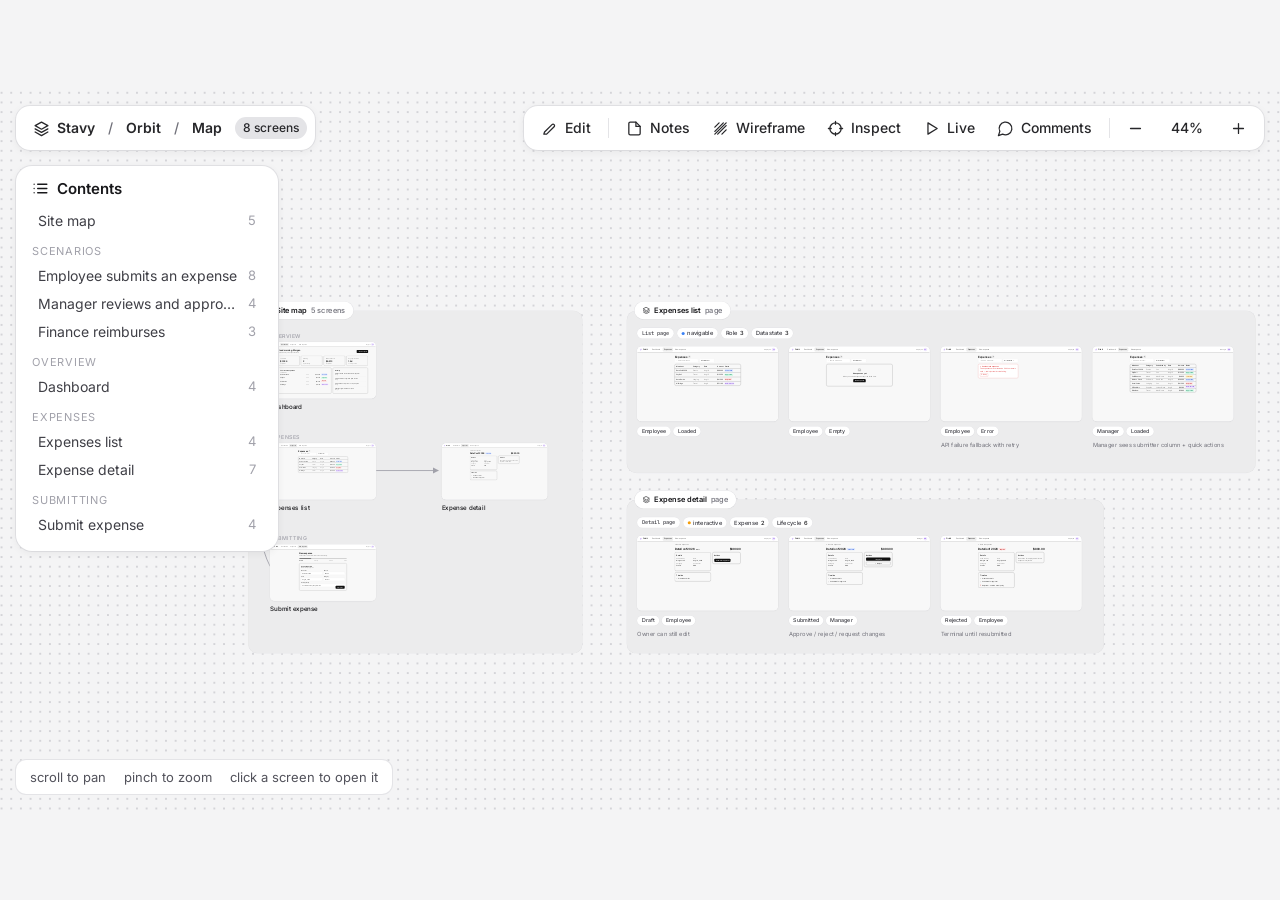
<file: media/stavy-promo.html>
<!doctype html>
<html lang="en">
<head>
<meta charset="utf-8">
<meta name="viewport" content="width=device-width, initial-scale=1">
<title>stavy promo</title>
<link rel="preconnect" href="https://fonts.googleapis.com">
<link rel="preconnect" href="https://fonts.gstatic.com" crossorigin>
<link rel="stylesheet" href="https://fonts.googleapis.com/css2?family=Inter:wght@400;500;600&family=JetBrains+Mono:wght@500&display=swap">
<style>
  html, body { margin: 0; height: 100%; background: #f4f4f5; overflow: hidden; }
  .fit { position: absolute; inset: 0; display: grid; place-items: center; }
  .frame { position: relative; width: min(100vw, calc(100vh * 16 / 9)); aspect-ratio: 16 / 9; overflow: hidden; }
  .stage {
    position: absolute; left: 0; top: 0; width: 1280px; height: 720px; transform-origin: 0 0; overflow: hidden;
    background: #f4f4f5; font-family: "Inter", system-ui, sans-serif; color: #18181b;
  }
  .dots { position: absolute; inset: 0; background-image: radial-gradient(#d4d4d8 1.1px, transparent 1.4px); }

  /* ---------- the canvas: sections, state cards, chips, connectors ---------- */
  .plane { position: absolute; left: 0; top: 0; width: 2400px; height: 800px; transform-origin: 0 0; }
  .sec { position: absolute; border-radius: 22px; background: #ececed; box-shadow: inset 0 0 0 1px #e1e1e3; }
  .pill {
    position: absolute; left: 18px; top: -20px; display: flex; align-items: center; gap: 9px; height: 40px; padding: 0 18px;
    background: #fff; border-radius: 99px; box-shadow: 0 1px 2px rgba(0,0,0,.06), 0 0 0 1px #e4e4e7;
    font: 600 17px/1 "Inter"; white-space: nowrap;
  }
  .pill span { color: #71717a; font-weight: 500; }
  .pill svg { width: 18px; height: 18px; }
  .chips { position: absolute; display: flex; gap: 8px; white-space: nowrap; }
  .chip { display: inline-flex; align-items: center; gap: 6px; height: 24px; padding: 0 10px; border-radius: 99px; background: #e4e4e7; font: 500 13px/1 "Inter"; color: #3f3f46; }
  .chip.m { font-family: "JetBrains Mono", monospace; font-size: 12px; }
  .chip.w { background: #fff; box-shadow: 0 0 0 1px #e4e4e7; }
  .chip i { width: 7px; height: 7px; border-radius: 50%; background: #3b82f6; }
  .chip.o i { background: #f59e0b; }
  .chip .n { color: #18181b; }
  .lbl { position: absolute; font: 500 12px/1 "Inter"; color: #a1a1aa; letter-spacing: .06em; text-transform: uppercase; }
  .card { position: absolute; width: 320px; height: 170px; border-radius: 10px; overflow: hidden; background: #fff; box-shadow: 0 1px 3px rgba(0,0,0,.08), 0 0 0 1px #e4e4e7; }
  .card.sm { width: 240px; height: 128px; }
  .card .shot { position: absolute; left: 0; top: 0; width: 1280px; height: 680px; transform-origin: 0 0; }
  .card.sm .shot { transform: scale(.1875); }
  .card:not(.sm) .shot { transform: scale(.25); }
  .card .ring { position: absolute; inset: 0; border-radius: 10px; box-shadow: inset 0 0 0 3px #3b82f6; opacity: 0; }
  .cap { position: absolute; display: flex; gap: 6px; }
  .cap .chip { height: 22px; font-size: 12px; background: #fff; box-shadow: 0 0 0 1px #e4e4e7; }
  .cap-t { position: absolute; font: 400 13px/1.3 "Inter"; color: #71717a; white-space: nowrap; }
  .name { position: absolute; font: 500 14px/1 "Inter"; color: #18181b; }
  svg.wires { position: absolute; left: 0; top: 0; overflow: visible; }

  /* ---------- floating viewer chrome over the canvas ---------- */
  .ui { position: absolute; inset: 0; pointer-events: none; }
  .bar {
    position: absolute; display: flex; align-items: center; gap: 4px; height: 44px; padding: 0 8px; box-sizing: border-box;
    background: #fff; border-radius: 14px; box-shadow: 0 2px 8px rgba(0,0,0,.06), 0 0 0 1px #e4e4e7; white-space: nowrap;
    font: 500 14px/1 "Inter"; color: #27272a;
  }
  .bar .it { display: inline-flex; align-items: center; gap: 7px; height: 32px; padding: 0 9px; border-radius: 8px; }
  .bar .it.on { background: #f4f4f5; }
  .bar .sep { width: 1px; height: 20px; background: #e4e4e7; margin: 0 4px; }
  .bar b { font-weight: 600; }
  .bar .dim { color: #71717a; font-weight: 500; }
  .bar .cnt { height: 22px; padding: 0 8px; border-radius: 99px; background: #e4e4e7; font-size: 12px; display: inline-flex; align-items: center; }
  .ic { width: 17px; height: 17px; fill: none; stroke: currentColor; stroke-width: 1.8; stroke-linecap: round; stroke-linejoin: round; flex: none; }
  .contents {
    position: absolute; left: 16px; top: 76px; width: 262px; padding: 10px 0 12px; box-sizing: border-box;
    background: #fff; border-radius: 16px; box-shadow: 0 2px 8px rgba(0,0,0,.06), 0 0 0 1px #e4e4e7; font: 400 14px/1 "Inter";
  }
  .contents .h { display: flex; align-items: center; gap: 8px; padding: 4px 16px 10px; font-weight: 600; font-size: 15px; }
  .contents .r { display: flex; justify-content: space-between; padding: 7px 16px; color: #3f3f46; white-space: nowrap; border-radius: 8px; margin: 0 6px; }
  .contents .r span { color: #a1a1aa; font-size: 13px; }
  .contents .g { padding: 11px 16px 5px; font-size: 11px; letter-spacing: .07em; color: #a1a1aa; text-transform: uppercase; }
  .contents .r.on { background: #eff4ff; color: #1d4ed8; }
  .hint { position: absolute; left: 16px; bottom: 16px; display: flex; gap: 18px; height: 34px; align-items: center; padding: 0 14px; background: #fff; border-radius: 10px; box-shadow: 0 0 0 1px #e4e4e7; font: 400 13px/1 "Inter"; color: #52525b; }

  /* ---------- the player: the real prototype in one frame, viewer chrome below ---------- */
  .player { position: absolute; left: 0; top: 0; width: 1280px; height: 720px; transform-origin: 0 0; overflow: hidden; background: #fff; }
  .player .view { position: absolute; left: 0; top: 0; width: 1280px; height: 680px; }
  .pbar {
    position: absolute; left: 0; right: 0; bottom: 0; height: 40px; display: flex; align-items: center; gap: 6px; padding: 0 14px;
    border-top: 1px solid #e4e4e7; background: #fff; font: 500 13px/1 "Inter"; color: #3f3f46; white-space: nowrap;
  }
  .pbar .ic { width: 15px; height: 15px; }
  .pbar .sep { width: 1px; height: 18px; background: #e4e4e7; margin: 0 4px; }
  .dd { display: inline-flex; align-items: center; gap: 6px; height: 26px; padding: 0 10px; border-radius: 99px; box-shadow: 0 0 0 1px #e4e4e7; }
  .dd .k { color: #71717a; }
  .dd.open { box-shadow: 0 0 0 1.5px #3b82f6; }
  .pbar .mock { margin-left: auto; display: flex; align-items: center; gap: 7px; color: #52525b; font-weight: 400; }
  .pbar .mock i { width: 6px; height: 6px; border-radius: 50%; background: #f59e0b; }
  .menu {
    position: absolute; bottom: 46px; width: 170px; padding: 5px; box-sizing: border-box; background: #fff; border-radius: 12px;
    box-shadow: 0 10px 30px -6px rgba(0,0,0,.18), 0 0 0 1px #e4e4e7; font: 400 14px/1 "Inter"; opacity: 0;
  }
  .menu div { display: flex; justify-content: space-between; align-items: center; padding: 9px 10px; border-radius: 7px; }
  .menu div.hov { background: #f4f4f5; }
  .spot { position: absolute; border-radius: 12px; box-shadow: 0 0 0 3px #3b82f6, 0 0 0 9px rgba(96,165,250,.35); opacity: 0; pointer-events: none; }
  .pop {
    position: absolute; width: 320px; padding: 16px 18px 14px; box-sizing: border-box; background: #fff; border-radius: 14px;
    box-shadow: 0 16px 40px -10px rgba(0,0,0,.22), 0 0 0 1px #e4e4e7; transform-origin: 70% 0; opacity: 0;
  }
  .pop .top { display: flex; align-items: center; gap: 10px; font: 400 13px/1 "Inter"; color: #71717a; }
  .pop .top .chip { height: 22px; font-size: 12px; background: #f4f4f5; color: #3f3f46; }
  .pop .top .x { margin-left: auto; }
  .pop h4 { margin: 14px 0 6px; font: 600 16px/1.2 "Inter"; }
  .pop p { margin: 0; font: 400 14px/1.45 "Inter"; color: #52525b; }
  .pop .act { display: flex; justify-content: space-between; align-items: center; margin-top: 16px; font: 500 14px/1 "Inter"; color: #a1a1aa; }
  .pop .act b { display: inline-flex; align-items: center; gap: 6px; height: 32px; padding: 0 12px; border-radius: 8px; background: #18181b; color: #fff; font-weight: 500; }

  /* ---------- Orbit, the prototype (mirrors the demo app's screens) ---------- */
  .app { position: absolute; left: 0; top: 0; width: 1280px; height: 680px; background: #f8f8f8; font: 400 15px/1.3 "Inter"; color: #111; overflow: hidden; }
  .app > * { position: absolute; }
  .nav { left: 0; right: 0; top: 0; height: 55px; background: #fff; border-bottom: 1px solid #111; display: flex; align-items: center; padding: 0 24px; gap: 8px; }
  .nav .logo { display: flex; align-items: center; gap: 8px; font-weight: 600; font-size: 17px; margin-right: 22px; }
  .nav .lk { padding: 8px 12px; border-radius: 8px; color: #666; }
  .nav .lk.on { background: #ececec; color: #111; }
  .nav .who { margin-left: auto; display: flex; align-items: center; gap: 12px; font-size: 12px; color: #666; }
  .nav .av { width: 32px; height: 32px; border-radius: 50%; background: #ede4fd; color: #7c3aed; display: grid; place-items: center; font-size: 12px; font-weight: 500; }
  .h1 { font-size: 26px; font-weight: 600; letter-spacing: -.01em; }
  .sub { font-size: 15px; color: #666; }
  .box { border: 1px solid #111; border-radius: 14px; background: #f8f8f8; }
  .btn { display: inline-flex; align-items: center; gap: 8px; height: 36px; padding: 0 14px; border-radius: 8px; background: #111; color: #fff; font-weight: 500; font-size: 15px; box-sizing: border-box; }
  .btn.ghost { background: transparent; color: #111; }
  .st { display: inline-block; padding: 3px 8px; border-radius: 6px; font-size: 12.5px; font-weight: 500; }
  .st.sub_ { background: #dbe6fd; color: #1d4ed8; } .st.app_ { background: #d1fae5; color: #047857; }
  .st.rej { background: #fee2e2; color: #b91c1c; } .st.rei { background: #ede4fd; color: #6d28d9; } .st.rev { background: #fef3c7; color: #b45309; }
  .tbl { left: 340px; width: 600px; top: 160px; }
  .tbl .tr { display: grid; grid-template-columns: 150px 100px 90px 100px 1fr; align-items: center; height: 38px; padding: 0 14px; border-top: 1px solid #111; font-size: 14px; }
  .tbl .tr:first-child { border-top: 0; font-weight: 500; }
  .tbl .tr .r { text-align: right; padding-right: 14px; }
  .tbl .tr .g { color: #777; }
  .tbl.mgr .tr { grid-template-columns: 130px 90px 110px 70px 90px 1fr; height: 31px; }
  .srch { left: 340px; top: 112px; display: flex; gap: 10px; }
  .srch div { height: 32px; border: 1px solid #ddd; border-radius: 8px; background: #fff; display: flex; align-items: center; padding: 0 12px; font-size: 13px; color: #888; }
  .field { display: grid; gap: 6px; font-size: 13px; font-weight: 500; }
  .field div { height: 34px; border: 1px solid #ddd; border-radius: 8px; background: #fff; display: flex; align-items: center; padding: 0 12px; font-weight: 400; font-size: 14px; }
  .prog { left: 352px; top: 168px; width: 576px; }
  .prog .tr2 { height: 7px; background: #c7c7c7; border-radius: 4px; overflow: hidden; }
  .prog .tr2 i { display: block; height: 100%; background: #111; }
  .prog .ls { display: flex; justify-content: space-between; margin-top: 12px; font-size: 13px; color: #888; }
  .prog .ls .on { color: #111; font-weight: 600; } .prog .ls .ok { color: #059669; }

  /* ---------- cursor ---------- */
  .cursor { position: absolute; left: 0; top: 0; width: 0; height: 0; opacity: 0; pointer-events: none; }
  .cursor svg { position: absolute; left: -3px; top: -2px; width: 30px; height: 30px; filter: drop-shadow(0 4px 8px rgba(0,0,0,.3)); transform-origin: 3px 2px; }
  .ripple { position: absolute; left: -30px; top: -30px; width: 60px; height: 60px; border-radius: 50%; border: 2px solid #3b82f6; opacity: 0; }
</style>
</head>
<body>
<div class="fit"><div class="frame" id="frame">
<div class="stage" id="stage">
  <div class="dots" id="dots"></div>
  <div class="plane" id="plane"></div>

  <div class="ui" id="mapui">
    <div class="bar" style="left:16px;top:16px">
      <span class="it"><svg class="ic"><use href="#i-layers"/></svg><b>Stavy</b></span><span class="dim">/</span>
      <span class="it"><b>Orbit</b></span><span class="dim">/</span><span class="it"><b>Map</b></span><span class="cnt">8 screens</span>
    </div>
    <div class="bar" style="right:16px;top:16px">
      <span class="it"><svg class="ic"><use href="#i-edit"/></svg>Edit</span><span class="sep"></span>
      <span class="it"><svg class="ic"><use href="#i-note"/></svg>Notes</span>
      <span class="it"><svg class="ic"><use href="#i-wire"/></svg>Wireframe</span>
      <span class="it"><svg class="ic"><use href="#i-target"/></svg>Inspect</span>
      <span class="it"><svg class="ic"><use href="#i-play"/></svg>Live</span>
      <span class="it"><svg class="ic"><use href="#i-chat"/></svg>Comments</span><span class="sep"></span>
      <span class="it"><svg class="ic"><use href="#i-minus"/></svg></span><span class="it" id="zoom" style="min-width:42px;justify-content:center">44%</span><span class="it"><svg class="ic"><use href="#i-plus"/></svg></span>
    </div>
    <div class="contents" id="contents">
      <div class="h"><svg class="ic"><use href="#i-list"/></svg>Contents</div>
      <div class="r">Site map<span>5</span></div>
      <div class="g">Scenarios</div>
      <div class="r" id="c-scen">Employee submits an expense<span>8</span></div>
      <div class="r">Manager reviews and appro…<span>4</span></div>
      <div class="r">Finance reimburses<span>3</span></div>
      <div class="g">Overview</div>
      <div class="r">Dashboard<span>4</span></div>
      <div class="g">Expenses</div>
      <div class="r" id="c-list">Expenses list<span>4</span></div>
      <div class="r">Expense detail<span>7</span></div>
      <div class="g">Submitting</div>
      <div class="r">Submit expense<span>4</span></div>
    </div>
    <div class="hint"><span>scroll to pan</span><span>pinch to zoom</span><span>click a screen to open it</span></div>
  </div>

  <div class="player" id="player">
    <div class="view" id="views"></div>
    <div class="spot" id="spot"></div>
    <div class="pop" id="pop">
      <div class="top"><span class="chip">Employee submits an expense</span><span id="popN">1 / 8</span><svg class="ic x" style="width:14px;height:14px"><use href="#i-x"/></svg></div>
      <h4 id="popT">Start a new expense</h4>
      <p id="popP">The dashboard CTA is the main entry point for employees.</p>
      <div class="act"><span>← Prev</span><b>Next →</b></div>
    </div>
    <div class="menu" id="menu"><div id="m0">Loaded<svg class="ic" style="width:14px;height:14px"><use href="#i-check"/></svg></div><div id="m1">Empty</div><div id="m2">Error</div></div>
    <div class="pbar" id="pbar">
      <svg class="ic" id="tomap"><use href="#i-map"/></svg><svg class="ic"><use href="#i-back"/></svg><svg class="ic"><use href="#i-layers"/></svg>
      <b id="pName" style="margin-left:4px">Expenses list</b><span class="chip m" id="pId" style="height:20px;font-size:11px">list-page</span><span class="sep"></span>
      <span class="dd"><svg class="ic"><use href="#i-globe"/></svg><span class="k">Locale</span>English (US)</span>
      <span class="dd" id="ddA"><span class="k" id="ddAk">Role</span><span id="ddAv">Employee</span></span>
      <span class="dd" id="ddB"><span class="k" id="ddBk">Data state</span><span id="ddBv">Loaded</span><svg class="ic" style="width:12px"><use href="#i-down"/></svg></span>
      <span class="sep"></span><svg class="ic"><use href="#i-chat"/></svg><svg class="ic"><use href="#i-target"/></svg><svg class="ic"><use href="#i-wire"/></svg>
      <span class="mock"><i></i>Mock only — not a real product</span>
    </div>
  </div>

  <div class="cursor" id="cursor"><div class="ripple" id="ripple"></div>
    <svg viewBox="0 0 24 24"><path d="M3 2 L3 19.5 L7.6 15.4 L10.6 22 L13.6 20.7 L10.7 14.2 L17 14.2 Z" fill="#fff" stroke="#111" stroke-width="1.3" stroke-linejoin="round"/></svg>
  </div>
</div>
</div></div>

<svg width="0" height="0" style="position:absolute" aria-hidden="true">
  <symbol id="i-layers" viewBox="0 0 24 24"><path d="M12 3l9 5-9 5-9-5z"/><path d="M3 12.5l9 5 9-5"/><path d="M3 17l9 5 9-5"/></symbol>
  <symbol id="i-edit" viewBox="0 0 24 24"><path d="M4 20h4l10.5-10.5a2.1 2.1 0 0 0-3-3L5 17z"/></symbol>
  <symbol id="i-note" viewBox="0 0 24 24"><path d="M14 3H6a2 2 0 0 0-2 2v14a2 2 0 0 0 2 2h12a2 2 0 0 0 2-2V9z"/><path d="M14 3v6h6"/></symbol>
  <symbol id="i-wire" viewBox="0 0 24 24"><path d="M4 20L20 4M8 20l12-12M4 16L16 4M14 20l6-6M4 10l6-6"/></symbol>
  <symbol id="i-target" viewBox="0 0 24 24"><circle cx="12" cy="12" r="8"/><path d="M12 2v4M12 18v4M2 12h4M18 12h4"/></symbol>
  <symbol id="i-play" viewBox="0 0 24 24"><path d="M7 4l13 8-13 8z"/></symbol>
  <symbol id="i-chat" viewBox="0 0 24 24"><path d="M7.9 20A9 9 0 1 0 4 16.1L2 22z"/></symbol>
  <symbol id="i-minus" viewBox="0 0 24 24"><path d="M5 12h14"/></symbol>
  <symbol id="i-plus" viewBox="0 0 24 24"><path d="M12 5v14M5 12h14"/></symbol>
  <symbol id="i-list" viewBox="0 0 24 24"><path d="M8 6h13M8 12h13M8 18h13M3 6h.01M3 12h.01M3 18h.01"/></symbol>
  <symbol id="i-x" viewBox="0 0 24 24"><path d="M6 6l12 12M18 6L6 18"/></symbol>
  <symbol id="i-check" viewBox="0 0 24 24"><path d="M5 12l5 5L20 7"/></symbol>
  <symbol id="i-map" viewBox="0 0 24 24"><rect x="3" y="5" width="18" height="14" rx="2"/><path d="M3 10h18"/></symbol>
  <symbol id="i-back" viewBox="0 0 24 24"><path d="M15 6l-6 6 6 6"/></symbol>
  <symbol id="i-globe" viewBox="0 0 24 24"><circle cx="12" cy="12" r="9"/><path d="M3 12h18M12 3a14 14 0 0 1 0 18M12 3a14 14 0 0 0 0 18"/></symbol>
  <symbol id="i-down" viewBox="0 0 24 24"><path d="M6 9l6 6 6-6"/></symbol>
  <symbol id="i-sitemap" viewBox="0 0 24 24"><circle cx="6" cy="6" r="2.5"/><circle cx="18" cy="6" r="2.5"/><circle cx="12" cy="18" r="2.5"/><path d="M8 7.5l3 8M16 7.5l-3 8"/></symbol>
</svg>

<script>
(() => {
  /* ======================= Orbit, the prototype ======================= */
  const bolt = `<svg width="20" height="20" viewBox="0 0 24 24" fill="none" stroke="#7c3aed" stroke-width="2.2" stroke-linejoin="round"><path d="M13 2L4 14h6l-1 8 9-12h-6l1-8z"/></svg>`;
  const nav = (on, who = "Employee", av = "KS") => `<div class="nav"><span class="logo">${bolt}Orbit</span>` +
    ["Dashboard", "Expenses", "New expense"].map((l, i) => `<span class="lk ${i === on ? "on" : ""}">${l}</span>`).join("") +
    `<span class="who">${who}<span class="av">${av}</span></span></div>`;
  const ST = { Submitted: "sub_", Approved: "app_", Rejected: "rej", Reimbursed: "rei", "In review": "rev" };
  const pill = (s) => `<span class="st ${ST[s]}">${s}</span>`;
  const listHead = (n) => `<div class="h1" style="left:340px;top:76px">Expenses <span class="st" style="background:#e5e5e5;color:#555;font-size:12px;vertical-align:4px">${n}</span></div>` +
    `<div class="srch"><div style="width:190px">⌕&nbsp; Search merchant…</div><div style="width:110px;color:#111">All statuses ⌄</div></div>`;
  const ROWS = [["DataConf 2026", "Events", "Aug 18", "$890.00", "Submitted"], ["SkyRail", "Travel", "Aug 15", "$132.50", "Approved"], ["Hotel Verde", "Lodging", "Aug 11", "$412.00", "Rejected"], ["AirBridge", "Travel", "Aug 4", "$511.00", "Reimbursed"]];
  const MROWS = [["DataConf 2026", "Events", "You", "Aug 18", "$890.00", "Submitted"], ["SkyRail", "Travel", "You", "Aug 15", "$132.50", "Approved"], ["Café Beacon", "Meals", "Alex Rivera", "Aug 14", "$46.20", "In review"], ["Nimbus Cloud", "Software", "Sam Chen", "Aug 12", "$240.00", "Submitted"], ["Hotel Verde", "Lodging", "You", "Aug 11", "$412.00", "Rejected"], ["OfficeMart", "Supplies", "Jordan Blake", "Aug 8", "$63.90", "Reimbursed"], ["RideNow", "Travel", "Alex Rivera", "Aug 6", "$28.40", "Approved"]];
  const SCREENS = {
    listLoaded: () => nav(1) + listHead(4) + `<div class="box tbl"><div class="tr"><span>Merchant</span><span>Category</span><span>Date</span><span class="r">Amount</span><span>Status</span></div>` +
      ROWS.map(r => `<div class="tr"><span>${r[0]}</span><span class="g">${r[1]}</span><span class="g">${r[2]}</span><span class="r">${r[3]}</span><span>${pill(r[4])}</span></div>`).join("") + `</div>`,
    listEmpty: () => nav(1) + listHead(0) + `<div class="box" style="left:340px;top:160px;width:600px;height:200px;display:grid;place-content:center;justify-items:center;gap:8px;text-align:center">` +
      `<svg width="34" height="34" viewBox="0 0 24 24" fill="none" stroke="#666" stroke-width="1.5"><path d="M3 13l3-8h12l3 8v6H3z"/><path d="M3 13h5l1 2h6l1-2h5"/></svg><b style="font-weight:600">No expenses yet</b><span class="sub" style="font-size:13px">When you submit expenses they’ll be listed here.</span><span class="btn" style="height:30px;font-size:13px;margin-top:6px">New expense</span></div>`,
    listError: () => nav(1) + listHead(0) + `<div style="left:340px;top:160px;width:330px;padding:14px 16px;border:1.5px solid #dc2626;border-radius:10px;color:#dc2626;font-size:13.5px;line-height:1.45;background:#fff">` +
      `<b style="font-weight:600">ⓘ Couldn’t load expenses</b><br>The expenses service returned a 502. Your data is safe — this is just the list view failing.<br><span style="display:inline-block;margin-top:10px;padding:4px 10px;border:1px solid #dc2626;border-radius:6px">↻ Retry</span></div>`,
    listMgr: () => nav(1, "Manager", "MN") + listHead(8) + `<div class="box tbl mgr"><div class="tr"><span>Merchant</span><span>Category</span><span>Submitted by</span><span>Date</span><span class="r">Amount</span><span>Status</span></div>` +
      MROWS.map(r => `<div class="tr"><span>${r[0]}</span><span class="g">${r[1]}</span><span class="g">${r[2]}</span><span class="g">${r[3]}</span><span class="r">${r[4]}</span><span>${pill(r[5])}</span></div>`).join("") + `</div>`,
    detail: (life, role = "Employee") => nav(1, role, role === "Manager" ? "MN" : "KS") +
      `<div class="sub" style="left:340px;top:76px;font-size:13px">← Back to expenses</div><div class="h1" style="left:340px;top:100px">DataConf 2026 ${pill(life)}</div><div class="h1" style="left:840px;top:100px">$890.00</div>` +
      `<div class="box" style="left:340px;top:150px;width:330px;height:170px;padding:16px;box-sizing:border-box;font-size:12px"><b style="font-size:15px;font-weight:600">Details</b>` +
      `<div style="display:grid;grid-template-columns:1fr 1fr;gap:12px 10px;margin-top:14px;color:#777">${[["Submitted by", "Morgan Lee"], ["Date", "Aug 18, 2026"], ["Category", "Events"], ["Cost center", "R&D"]].map(([k, v]) => `<div>${k}<br><span style="color:#111;font-size:13px">${v}</span></div>`).join("")}</div></div>` +
      `<div class="box" style="left:684px;top:150px;width:256px;padding:16px;box-sizing:border-box"><b style="font-weight:600">Actions</b>` +
      (role === "Manager" ? `<div class="btn" style="width:100%;justify-content:center;margin-top:12px;height:30px;font-size:13px">✓ Approve</div><div class="btn ghost" style="width:100%;justify-content:center;margin-top:8px;height:30px;font-size:13px;border:1px solid #111">✕ Reject</div>`
        : `<p style="margin:10px 0 0;font-size:13px;color:#666">${life === "Draft" ? "" : "No actions for employee while this expense is " + life.toLowerCase() + "."}</p>` + (life === "Draft" ? `<div class="btn" style="margin-top:12px;height:30px;font-size:13px">Submit for approval</div>` : "")) + `</div>` +
      `<div class="box" style="left:340px;top:334px;width:330px;padding:16px;box-sizing:border-box;font-size:13px"><b style="font-size:15px;font-weight:600">Timeline</b>` +
      [["Created as draft", "#bbb"], ...(life !== "Draft" ? [["Submitted for approval", "#bbb"]] : []), ...(life === "Rejected" ? [["Rejected — outside travel policy", "#dc2626"]] : [])].map(([l, c]) => `<div style="margin-top:12px;display:flex;gap:10px;align-items:center"><i style="width:7px;height:7px;border-radius:50%;background:${c}"></i>${l}</div>`).join("") + `</div>`,
    dash: () => nav(0) + `<div class="h1" style="left:96px;top:86px">Good morning, Morgan</div><div class="sub" style="left:96px;top:122px">Here’s where your expenses stand.</div>` +
      `<span class="btn" id="t-new" style="left:1045px;top:96px">＋ New expense</span>` +
      [["This month", "$1,284", "4 expenses"], ["Pending", "2", "$1,130 awaiting"], ["Reimbursed YTD", "$4,913", "18 expenses"], ["Avg approval time", "1.8d", "across your team"]].map(([k, v, s], i) =>
        `<div class="box" style="left:${96 + i * 276}px;top:164px;width:260px;height:122px;padding:22px 24px;box-sizing:border-box"><div class="sub" style="font-size:14px">${k}</div><div style="font-size:26px;font-weight:600;margin:10px 0 6px">${v}</div><div class="sub" style="font-size:12px">${s}</div></div>`).join("") +
      `<div class="box" style="left:96px;top:310px;width:646px;height:314px;padding:22px 24px;box-sizing:border-box"><b style="font-weight:600;font-size:17px">Your recent expenses</b><div class="sub" style="font-size:14px">Latest first</div>` +
      ROWS.map(r => `<div style="display:grid;grid-template-columns:1fr 80px 100px 100px;align-items:center;height:40px;font-size:14px"><span style="font-weight:500">${r[0]}</span><span class="g" style="color:#777">You</span><span style="text-align:right;padding-right:12px">${r[3]}</span><span>${pill(r[4])}</span></div>`).join("") + `</div>` +
      `<div class="box" style="left:758px;top:310px;width:426px;height:314px;padding:22px 24px;box-sizing:border-box"><b style="font-weight:600;font-size:17px">Activity</b>` +
      ["DataConf 2026 ticket submitted for approval", "SkyRail travel was approved by M. Novak", "Hotel Verde was rejected — over policy limit", "AirBridge flight reimbursed — $511"].map((a, i) => `<div style="padding:12px 0;border-bottom:${i < 3 ? "1px solid #ddd" : "0"};font-size:14px">${a}<div class="sub" style="font-size:12px;margin-top:3px">${["2d", "3d", "1w", "2w"][i]} ago</div></div>`).join("") + `</div>`,
    form: (step) => nav(2) + `<div class="h1" style="left:352px;top:86px">New expense</div><div class="sub" style="left:352px;top:122px">Takes about a minute. Drafts save automatically.</div>` +
      `<div class="prog"><div class="tr2"><i style="width:${[25, 50, 75][step]}%"></i></div><div class="ls">${["Details", "Receipt", "Review", "Done"].map((l, i) => `<span class="${i === step ? "on" : i < step ? "ok" : ""}">${i < step ? "✓ " : ""}${l}</span>`).join("")}</div></div>` +
      `<div class="box" style="left:352px;top:228px;width:576px;height:${[330, 340, 360][step]}px;padding:22px 24px;box-sizing:border-box">` +
      [`<b style="font-weight:600;font-size:17px">Expense details</b><div class="sub" style="font-size:14px">What did you pay for?</div>` +
        `<div style="display:grid;grid-template-columns:1fr 1fr;gap:14px;margin-top:18px">${[["Merchant", "DataConf 2026"], ["Amount", "890.00"], ["Date", "Aug 18, 2026"], ["Category", "Events ⌄"]].map(([k, v]) => `<div class="field">${k}<div>${v}</div></div>`).join("")}</div>` +
        `<div class="field" style="margin-top:14px">Note (optional)<div>Conference ticket, early-bird rate</div></div><span class="btn" id="t-c0" style="position:absolute;right:24px;bottom:20px">Continue →</span>`,
       `<b style="font-weight:600;font-size:17px">Attach a receipt</b><div class="sub" style="font-size:14px">Required for anything over $25.</div>` +
        `<div style="margin-top:22px;height:160px;border:2px dashed #888;border-radius:10px;display:grid;place-content:center;justify-items:center;gap:6px;color:#555"><svg width="28" height="28" viewBox="0 0 24 24" fill="none" stroke="#555" stroke-width="1.8"><path d="M16 16l-4-4-4 4M12 12v9"/><path d="M20.4 18.4A5 5 0 0 0 18 9h-1.3A8 8 0 1 0 3 16.3"/></svg>Drop a file or click to browse<span style="font-size:12px;color:#888">PDF, PNG or JPG · mocked in this prototype</span></div>` +
        `<span class="btn ghost" style="position:absolute;left:24px;bottom:20px">← Back</span><span class="btn" id="t-c1" style="position:absolute;right:24px;bottom:20px">Continue →</span>`,
       `<b style="font-weight:600;font-size:17px">Review</b><div class="sub" style="font-size:14px">Check everything before submitting.</div>` +
        [["Merchant", "DataConf 2026"], ["Amount", "$890.00"], ["Date", "Aug 18, 2026"], ["Category", "Events"], ["Receipt", "receipt_dataconf.pdf"], ["Approver", "M. Novak (your manager)"]].map(([k, v]) => `<div style="display:flex;justify-content:space-between;padding:8px 0;border-bottom:1px solid #ccc;font-size:13.5px"><span style="color:#777">${k}</span>${v}</div>`).join("") +
        `<span class="btn ghost" style="position:absolute;left:24px;bottom:18px">← Back</span><span class="btn" id="t-sub" style="position:absolute;right:24px;bottom:18px">Submit expense</span>`][step] + `</div>`,
  };
  const screen = (k, ...a) => `<div class="app">${SCREENS[k](...a)}</div>`;

  /* ======================= the canvas ======================= */
  const plane = document.getElementById("plane");
  const card = (id, x, y, html, sm) => `<div class="card ${sm ? "sm" : ""}" id="${id}" style="left:${x}px;top:${y}px"><div class="shot">${html.replace(/ id="[^"]*"/g, "")}</div><div class="ring"></div></div>`;
  const capChips = (x, y, ...c) => `<div class="cap" style="left:${x}px;top:${y}px">${c.map(s => `<span class="chip">${s}</span>`).join("")}</div>`;
  const sitemapIcon = `<svg class="ic"><use href="#i-sitemap"/></svg>`, layersIcon = `<svg class="ic"><use href="#i-layers"/></svg>`;
  const LX = 860, DY = 430;
  plane.innerHTML =
    // site map
    `<div class="sec" style="left:0;top:0;width:760px;height:780px"><div class="pill">${sitemapIcon}Site map <span>5 screens</span></div></div>` +
    `<svg class="wires" width="760" height="780"><g fill="none" stroke="#a1a1aa" stroke-width="2"><path d="M50 170 C 18 230, 18 300, 50 352"/><path d="M50 170 C 6 300, 6 500, 50 582"/><path d="M290 364 H 432" marker-end="url(#ah)"/></g>` +
    `<defs><marker id="ah" viewBox="0 0 10 10" refX="9" refY="5" markerWidth="7" markerHeight="7" orient="auto"><path d="M0 0L10 5L0 10z" fill="#a1a1aa"/></marker></defs></svg>` +
    `<div class="lbl" style="left:50px;top:52px">Overview</div>` + card("s-dash", 50, 72, screen("dash"), 1) + `<div class="name" style="left:50px;top:212px">Dashboard</div>` +
    `<div class="lbl" style="left:50px;top:282px">Expenses</div>` + card("s-list", 50, 302, screen("listLoaded"), 1) + `<div class="name" style="left:50px;top:442px">Expenses list</div>` +
    card("s-det", 440, 302, screen("detail", "Submitted"), 1) + `<div class="name" style="left:440px;top:442px">Expense detail</div>` +
    `<div class="lbl" style="left:50px;top:512px">Submitting</div>` + card("s-sub", 50, 532, screen("form", 0), 1) + `<div class="name" style="left:50px;top:672px">Submit expense</div>` +
    // expenses list: every state of the page
    `<div class="sec" style="left:${LX}px;top:0;width:1430px;height:370px"><div class="pill">${layersIcon}Expenses list <span>page</span></div></div>` +
    `<div class="chips" style="left:${LX + 24}px;top:40px"><span class="chip m w">List page</span><span class="chip w"><i></i>navigable</span><span class="chip w">Role <span class="n">3</span></span><span class="chip w">Data state <span class="n">3</span></span></div>` +
    [["listLoaded", "Employee", "Loaded", ""], ["listEmpty", "Employee", "Empty", ""], ["listError", "Employee", "Error", "API failure fallback with retry"], ["listMgr", "Manager", "Loaded", "Manager sees submitter column + quick actions"]].map(([k, r, s, c], i) =>
      card("l" + i, LX + 24 + i * 345, 82, screen(k)) + capChips(LX + 24 + i * 345, 264, r, s) + (c ? `<div class="cap-t" style="left:${LX + 24 + i * 345}px;top:298px">${c}</div>` : "")).join("") +
    // expense detail: one record through its lifecycle
    `<div class="sec" style="left:${LX}px;top:${DY}px;width:1085px;height:350px"><div class="pill">${layersIcon}Expense detail <span>page</span></div></div>` +
    `<div class="chips" style="left:${LX + 24}px;top:${DY + 40}px"><span class="chip m w">Detail page</span><span class="chip w o"><i></i>interactive</span><span class="chip w">Expense <span class="n">2</span></span><span class="chip w">Lifecycle <span class="n">6</span></span></div>` +
    [["Draft", "Employee", "Owner can still edit"], ["Submitted", "Manager", "Approve / reject / request changes"], ["Rejected", "Employee", "Terminal until resubmitted"]].map(([l, r, c], i) =>
      card("d" + i, LX + 24 + i * 345, DY + 82, screen("detail", l, r)) + capChips(LX + 24 + i * 345, DY + 264, l, r) + `<div class="cap-t" style="left:${LX + 24 + i * 345}px;top:${DY + 298}px">${c}</div>`).join("");

  // the player holds every screen the loop visits; one is shown at a time
  const VIEWS = { listLoaded: screen("listLoaded"), listEmpty: screen("listEmpty"), listError: screen("listError"), dash: screen("dash"), f0: screen("form", 0), f1: screen("form", 1), f2: screen("form", 2) };
  const views = document.getElementById("views");
  for (const [k, h] of Object.entries(VIEWS)) { const d = document.createElement("div"); d.className = "view"; d.dataset.k = k; d.innerHTML = h; views.appendChild(d); }

  /* ======================= timeline helpers (same engine as the slaydy promo) ======================= */
  const BEAT = 60 / 72, b = (n) => n * BEAT;
  const T = b(25);
  const clamp = (x) => Math.max(0, Math.min(1, x));
  const io = (x) => x < .5 ? 16 * x ** 5 : 1 - (-2 * x + 2) ** 5 / 2;
  const io3 = (x) => x < .5 ? 4 * x ** 3 : 1 - (-2 * x + 2) ** 3 / 2;
  const out = (x) => 1 - (1 - x) ** 4;
  const lerp = (a, c, f) => a + (c - a) * f;
  const track = (keys, ease = io) => {
    keys = keys.map(([n, v]) => [b(n), v]);
    return (t) => {
      if (t <= keys[0][0]) return keys[0][1];
      for (let i = 1; i < keys.length; i++) {
        if (t <= keys[i][0]) {
          const [t0, v0] = keys[i - 1], [t1, v1] = keys[i];
          return lerp(v0, v1, ease((t - t0) / (t1 - t0)));
        }
      }
      return keys[keys.length - 1][1];
    };
  };
  const pulse = (t, at, len = .3) => { const x = (t - at) / len; return x < 0 || x > 1 ? 0 : Math.sin(Math.PI * x); };

  /* ======================= the choreography (in beats) ======================= */
  //  0 the map builds          1.5 glide to the Expenses list states     4 click a state: it opens in the player
  //  5.3 Data state → Empty    7 Data state → Error                       8.6 back to the map, the Error card is lit
  // 10.6 click a scenario in Contents: a guided tour, in the real frame
  // 12–19.6 four tour steps, each advanced by clicking the spotlit element   20.6 back to the map    25 loop
  const CL = { open: b(4), ddB1: b(5.3), pick1: b(6.1), ddB2: b(7), pick2: b(7.8), map: b(8.6), scen: b(10.6), s1: b(13.6), s2: b(15.6), s3: b(17.6) };

  // map camera: world point (cx, cy) placed at stage point (sx, sy), scale s
  const cam = {
    s:  track([[0, .44], [1.5, .44], [3.4, .66], [9.6, .66], [10.4, .5], [20.8, .5], [22.4, .44]]),
    cx: track([[0, 1145], [1.5, 1145], [3.4, 1575], [9.6, 1575], [10.4, 1250], [20.8, 1250], [22.4, 1145]]),
    cy: track([[0, 390], [1.5, 390], [3.4, 185], [9.6, 185], [10.4, 390], [20.8, 390], [22.4, 390]]),
    sx: track([[0, 752], [1.5, 752], [3.4, 690], [9.6, 690], [10.4, 752]]),
  };
  const SY = 392;
  const build = track([[0, 0], [1.2, 1], [23.6, 1], [24.6, 0]], out);
  const mapUI = track([[0, 0], [.6, 1], [4.2, 1], [4.8, 0], [9, 0], [9.6, 1], [11.2, 1], [11.8, 0], [20.6, 0], [21.4, 1], [23.8, 1], [24.6, 0]], io3);

  // the player: grows out of the clicked card, goes back into the lit one; the tour fades in over the map
  const grow = track([[0, 0], [CL.open / BEAT + .1, 0], [5, 1], [CL.map / BEAT + .1, 1], [9.5, 0]], io);
  const tourIn = track([[0, 0], [11, 0], [11.9, 1], [20.4, 1], [21.2, 0]], io3);
  const viewAt = (t) => t < CL.pick1 ? "listLoaded" : t < CL.pick2 ? "listEmpty" : t < b(10.5) ? "listError" : t < CL.s1 ? "dash" : t < CL.s2 ? "f0" : t < CL.s3 ? "f1" : "f2";
  const STEPS = [
    ["1 / 8", "Start a new expense", "The dashboard CTA is the main entry point for employees.", "t-new"],
    ["2 / 8", "Fill in the details", "Merchant, amount, date, category. All fields are mock-validated only.", "t-c0"],
    ["3 / 8", "Attach a receipt", "The dropzone is mocked — continue to proceed.", "t-c1"],
    ["4 / 8", "Review and submit", "Summary of everything entered; submitting advances the lifecycle to Submitted.", "t-sub"],
  ];
  const stepAt = (t) => t < CL.s1 ? 0 : t < CL.s2 ? 1 : t < CL.s3 ? 2 : 3;
  const stepT = (t) => [b(11.9), CL.s1, CL.s2, CL.s3][stepAt(t)];

  // cursor segments: [from beat, to beat, from, to]
  const C = [
    [2.4, 3.6, { x: 1120, y: 640 }, { el: "l0", dx: 30, dy: 10 }],
    [4.4, 5.1, null, { el: "ddB", dx: 6, dy: 4 }],
    [5.4, 6, null, { el: "m1", dx: -20, dy: 2 }],
    [6.3, 6.9, null, { el: "ddB", dx: 10, dy: 4 }],
    [7.1, 7.7, null, { el: "m2", dx: -24, dy: 2 }],
    [7.9, 8.5, null, { el: "tomap", dx: 0, dy: 2 }],
    [9.4, 10.5, null, { el: "c-scen", dx: -30, dy: 2 }],
    [12.2, 13.4, null, { el: "t-new", dx: 10, dy: 6 }],
    [14.2, 15.4, null, { el: "t-c0", dx: 4, dy: 6 }],
    [16.2, 17.4, null, { el: "t-c1", dx: 4, dy: 6 }],
    [18.2, 19.4, null, { el: "t-sub", dx: -6, dy: 6 }],
    [20.4, 21.6, null, { x: 1180, y: 760 }],
  ].map(([a, z, f, to]) => [b(a), b(z), f, to]);
  const co = track([[0, 0], [2.2, 0], [2.6, 1], [21.2, 1], [21.6, 0]], io3);
  const csz = track([[0, 1.5], [3.6, 1.5], [4.6, 1.25], [8.6, 1.25], [9.6, 1.5], [11.6, 1.5], [12.2, 1.25]]);
  const pressT = [CL.open, CL.ddB1, CL.pick1, CL.ddB2, CL.pick2, CL.map, CL.scen, CL.s1, CL.s2, CL.s3];

  /* ======================= render ======================= */
  const $ = (id) => document.getElementById(id);
  const stage = $("stage"), frame = $("frame"), player = $("player"), dots = $("dots"), mapui = $("mapui");
  const cursor = $("cursor"), ripple = $("ripple"), arrow = cursor.querySelector("svg");
  const spot = $("spot"), pop = $("pop"), menu = $("menu");
  const cards = [...plane.querySelectorAll(".card")];
  cards.forEach((c, i) => { c.dataset.i = i; });
  const viewEls = [...views.children];
  let K = 1;
  const fit = () => { K = frame.clientWidth / 1280; stage.style.transform = `scale(${K})`; };
  const set = (el, prop, v) => { if (el.style[prop] !== v) el.style[prop] = v; };
  const box = (el) => { const rc = el.getBoundingClientRect(), sr = stage.getBoundingClientRect(); return { x: (rc.left - sr.left) / K, y: (rc.top - sr.top) / K, w: rc.width / K, h: rc.height / K }; };
  // a target on a page that is hidden right now keeps its last known spot, so the cursor never jumps to 0,0
  const seen = new Map();
  const resolve = (spec) => {
    if (!spec.el) return spec;
    const r = box($(spec.el));
    if (!(r.w > 0 && r.h > 0)) return seen.get(spec) || { x: 640, y: 360 };
    const p = { x: r.x + r.w / 2 + (spec.dx || 0), y: r.y + r.h / 2 + (spec.dy || 0) };
    seen.set(spec, p);
    return p;
  };
  const setText = (id, s) => { const e = $(id); if (e.textContent !== s) e.textContent = s; };

  function render(t) {
    // the canvas
    const s = cam.s(t), cx = cam.cx(t), cy = cam.cy(t), sx = cam.sx(t);
    const ox = sx - cx * s, oy = SY - cy * s;
    plane.style.transform = `translate(${ox.toFixed(2)}px, ${oy.toFixed(2)}px) scale(${s.toFixed(4)})`;
    dots.style.backgroundSize = `${(22 * s).toFixed(2)}px ${(22 * s).toFixed(2)}px`;
    dots.style.backgroundPosition = `${ox.toFixed(1)}px ${oy.toFixed(1)}px`;
    setText("zoom", Math.round(s * 100) + "%");
    const bl = build(t);
    cards.forEach((c, i) => {
      const v = clamp(bl * 1.6 - i * .05);
      set(c, "opacity", v.toFixed(3));
      set(c, "transform", `translateY(${((1 - out(v)) * 14).toFixed(2)}px)`);
    });
    // the map knows where the player was: the Error state is lit after coming back
    const lit = t > CL.map && t < b(21.5) ? clamp((t - b(9.3)) / .4) : 0;
    $("l2").querySelector(".ring").style.opacity = lit;
    $("l0").querySelector(".ring").style.opacity = t > CL.open - .1 && t < CL.open + .5 ? 1 : 0;
    set(mapui, "opacity", mapUI(t).toFixed(3));
    $("c-scen").classList.toggle("on", t > CL.scen - .05 && t < b(21));

    // the player: from the clicked card to full frame and back into the card for the state it ended on
    const g = grow(t), tin = tourIn(t);
    let pv = 0;
    if (g > 0) {
      const r = box($(t < CL.map ? "l0" : "l2"));
      const sc = lerp(r.w / 1280, 1, g), h = lerp(r.h, 720, g) / sc;
      player.style.transform = `translate(${lerp(r.x, 0, g).toFixed(2)}px, ${lerp(r.y, 0, g).toFixed(2)}px) scale(${sc.toFixed(4)})`;
      player.style.height = Math.min(720, h).toFixed(1) + "px";
      player.style.borderRadius = (lerp(10, 0, g) / sc).toFixed(1) + "px";
      pv = g > .001 ? 1 : 0;
      $("pbar").style.opacity = clamp((g - .7) / .3);
    } else if (tin > 0) {
      player.style.transform = `translate(${lerp(40, 0, tin)}px, ${lerp(22, 0, tin)}px) scale(${lerp(.94, 1, tin).toFixed(4)})`;
      player.style.height = "720px"; player.style.borderRadius = "0px";
      pv = tin; $("pbar").style.opacity = 1;
    }
    set(player, "opacity", pv.toFixed(3));
    set(player, "visibility", pv > 0 ? "visible" : "hidden");
    const vk = viewAt(t);
    viewEls.forEach(v => set(v, "display", v.dataset.k === vk ? "block" : "none"));

    // player chrome follows the page and dimensions
    const tour = t > b(10.5);
    const form = tour && stepAt(t) > 0;
    setText("pName", !tour ? "Expenses list" : form ? "Submit expense" : "Dashboard");
    setText("pId", !tour ? "list-page" : form ? "form-flow-page" : "dashboard-page");
    setText("ddAk", form ? "Flow progress" : "Role");
    setText("ddAv", form ? ["", "1 · Details", "2 · Receipt", "3 · Review"][stepAt(t)] : "Employee");
    $("ddA").style.display = "inline-flex";
    $("ddB").style.display = form ? "none" : "inline-flex";
    setText("ddBv", vk === "listEmpty" ? "Empty" : vk === "listError" ? "Error" : "Loaded");
    // the Data state menu, twice
    const mOpen = (t > CL.ddB1 && t < CL.pick1 + .15) || (t > CL.ddB2 && t < CL.pick2 + .15);
    const mo = mOpen ? clamp(Math.min((t - (t > CL.ddB2 ? CL.ddB2 : CL.ddB1)) / .15, 1)) : 0;
    set(menu, "opacity", mo.toFixed(3));
    $("ddB").classList.toggle("open", mOpen);
    if (mOpen) {
      const r = box($("ddB")), pr = box(player);
      menu.style.left = (r.x - pr.x) + "px";
      menu.style.transform = `translateY(${((1 - mo) * 6).toFixed(1)}px)`;
      const cur = t > CL.ddB2 ? 1 : 0;
      ["m0", "m1", "m2"].forEach((id, i) => $(id).classList.toggle("hov", i === (t > CL.ddB2 ? 2 : 1) && t > (t > CL.ddB2 ? b(7.5) : b(5.8))));
      $("m0").querySelector("svg").style.visibility = cur ? "hidden" : "visible";
    }

    // the guided tour: a spotlight on the step's target, the step card beside it
    const st = stepAt(t), on = tour ? clamp((t - stepT(t) - .12) / .3) : 0;
    const fade = tour ? clamp((b(20.4) - t) / .3) : 0;
    if (tour && t > b(11.5)) {
      const [n, ti, p, target] = STEPS[st];
      setText("popN", n); setText("popT", ti); setText("popP", p);
      const r = box($(target));
      spot.style.left = (r.x - 6) + "px"; spot.style.top = (r.y - 6) + "px"; spot.style.width = (r.w + 12) + "px"; spot.style.height = (r.h + 12) + "px";
      spot.style.opacity = (on * fade).toFixed(3);
      const PS = 1.3;
      const ph = pop.offsetHeight * PS;
      const px = Math.max(20, Math.min(1280 - 320 * PS - 20, r.x + r.w - 320 * PS + 24));
      const below = r.y + r.h + 22, py = below + ph < 670 ? below : r.y - ph - 22;
      pop.style.left = px + "px"; pop.style.top = py + "px";
      pop.style.transformOrigin = "0 0";
      pop.style.transform = `translateY(${((1 - out(on)) * 10).toFixed(1)}px) scale(${PS})`;
      pop.style.opacity = (on * fade).toFixed(3);
    } else { spot.style.opacity = 0; pop.style.opacity = 0; }

    // cursor
    let seg = null;
    for (const c of C) { if (t >= c[0]) seg = c; }
    let pos;
    if (seg) {
      const i = C.indexOf(seg);
      const from = seg[2] || C[i - 1][3];
      const f = io3(clamp((t - seg[0]) / (seg[1] - seg[0])));
      const p0 = resolve(from), p1 = resolve(seg[3]);
      pos = { x: lerp(p0.x, p1.x, f), y: lerp(p0.y, p1.y, f) };
    } else pos = resolve(C[0][2]);
    cursor.style.transform = `translate(${pos.x.toFixed(2)}px, ${pos.y.toFixed(2)}px)`;
    cursor.style.opacity = co(t);
    let press = 0, rip = -1;
    for (const at of pressT) { press = Math.max(press, pulse(t, at - .06, .22)); if (t >= at && t < at + .6) rip = (t - at) / .6; }
    arrow.style.transform = `scale(${((1 - .14 * press) * csz(t)).toFixed(4)})`;
    ripple.style.opacity = rip < 0 ? 0 : (.6 * (1 - rip)).toFixed(3);
    ripple.style.transform = `scale(${rip < 0 ? .3 : lerp(.3, 1.4, out(rip))})`;
  }

  /* ======================= clock ======================= */
  const still = matchMedia("(prefers-reduced-motion: reduce)");
  // On the homepage the film is told when its scene is on screen ({promo: "show" | "hide"});
  // until then, and whenever nothing moves, a frame costs nothing.
  let playing = true, last = performance.now(), t = 0, visible = true, shown = window.parent === window, drawn = NaN;
  addEventListener("message", (e) => { if (e.origin === location.origin && e.data && e.data.promo) shown = e.data.promo === "show"; });
  const tick = (now) => {
    requestAnimationFrame(tick);
    const dt = Math.min(.05, (now - last) / 1000); last = now;
    if (playing && shown && visible && !document.hidden && !still.matches) t = (t + dt) % T;
    const at = still.matches ? b(3.6) : t;
    if (at === drawn) return;
    drawn = at;
    render(at);
  };
  new IntersectionObserver(([e]) => { visible = e.isIntersecting; }).observe(frame);
  // ?t=7.9 freezes a frame (handy for a poster image)
  const fixed = parseFloat(new URLSearchParams(location.search).get("t"));
  if (!isNaN(fixed)) { t = fixed; playing = false; }
  window.promo = { seek: (x) => { t = x; playing = false; }, play: () => { playing = true; }, render };

  const start = () => { fit(); requestAnimationFrame(tick); };
  addEventListener("resize", () => { fit(); drawn = NaN; });
  (document.fonts ? document.fonts.ready : Promise.resolve()).then(start);
})();
</script>
</body>
</html>
</file>
<file: assets/home.css>
/* Klára Scholleová — homepage (scenes, keycap, plucked staff) */
@font-face {
  font-family: 'Geist Pixel Square';
  src: url('fonts/geist-pixel-square.woff2') format('woff2');
  font-display: swap;
}

:root {
  --blue: #2B3BFF;
  --ink: #0B0B0B;
  --lime: #DCFF3D;
  --mist: #F6F7F9;
  --grey: #474C53;
  --grey-2: #6A7078;
  --pad: clamp(20px, 5vw, 80px);
  --H: 900px;            /* viewport height, capped; set by JS */
  --hdr: 64px;           /* height scenes must clear on phones */
  --pix: 'Geist Pixel Square', ui-monospace, monospace;
  --ease: cubic-bezier(.2, .8, .2, 1);
}
@media (max-width: 719px) { :root { --pad: 20px; --hdr: 60px; } }

* { box-sizing: border-box; }
html { scroll-behavior: smooth; -webkit-text-size-adjust: 100%; }
body {
  margin: 0;
  background: var(--mist);
  color: var(--ink);
  font-family: 'Schibsted Grotesk', system-ui, sans-serif;
  -webkit-font-smoothing: antialiased;
  overflow-x: clip;
}
a { color: inherit; text-decoration: none; }
::selection { background: var(--lime); color: var(--ink); }
.pix { font-family: var(--pix); font-weight: 400; }
.lnk { transition: opacity .2s; }
.lnk:hover { opacity: .6; }
.u { border-bottom: 1px solid currentColor; padding-bottom: 2px; }
.sr { position: absolute; width: 1px; height: 1px; overflow: hidden; clip: rect(0 0 0 0); white-space: nowrap; }

/* ---------- background ---------- */
#bg {
  position: fixed; inset: 0; z-index: 0; pointer-events: none;
  background: linear-gradient(180deg, #F6F7F9 0%, #EEF1F5 100%);
}

/* ---------- keycap ---------- */
.key {
  position: relative; display: inline-flex; align-items: center; gap: 10px;
  font-family: var(--pix); color: var(--ink); background: var(--lime);
  border: 1.5px solid var(--ink); border-bottom-width: 6px; border-radius: 10px;
  cursor: pointer; user-select: none; -webkit-user-select: none;
  transform: perspective(500px) rotateX(var(--rx, 0deg)) rotateY(var(--ry, 0deg));
  transition: transform .35s cubic-bezier(.3, 1.9, .45, 1), border-bottom-width .1s;
}
.key:active { transform: perspective(500px) translateY(4px); border-bottom-width: 2px; transition: transform .06s, border-bottom-width .06s; }
.key.sm { font-size: 17px; padding: 9px 16px 7px; }
.key.lg { font-size: clamp(28px, 4vw, 56px); padding: .32em .6em .26em; border-width: 2px; border-bottom-width: 12px; border-radius: 18px; }
.key.lg:active { border-bottom-width: 4px; transform: perspective(500px) translateY(8px); }
.key.ink { background: var(--ink); color: var(--lime); }
.key:focus-visible { outline: 3px solid var(--blue); outline-offset: 4px; }
@keyframes pop { 0% { opacity: 0; transform: translate(-50%, 0) scale(.6); } 25% { opacity: 1; } 100% { opacity: 0; transform: translate(-50%, -70px) scale(1); } }
.pop {
  position: absolute; left: 50%; top: -8px; pointer-events: none;
  font-family: var(--pix); font-size: 28px; color: var(--ink); background: var(--lime);
  padding: 2px 6px; border-radius: 4px; animation: pop 1.1s ease-out forwards;
}

/* ---------- nav ---------- */
#navbg {
  position: fixed; top: 0; left: 0; right: 0; z-index: 7; pointer-events: none;
  height: 84px; background: rgba(246, 247, 249, .84);
  -webkit-backdrop-filter: blur(14px); backdrop-filter: blur(14px);
  border-bottom: 1px solid rgba(11, 11, 11, .06);
  opacity: 0; transition: opacity .3s, background-color .7s var(--ease);
}
/* while a scene is pinned the bar is the scene's own colour: invisible, but Safari tints its toolbar from it */
#navbg.solid { border-bottom-color: transparent; -webkit-backdrop-filter: none; backdrop-filter: none; transition: opacity 0s, background-color .7s var(--ease); }
#nav {
  position: fixed; top: 0; left: 0; right: 0; z-index: 8;
  display: flex; justify-content: space-between; align-items: center; gap: 16px;
  padding: 0 var(--pad); height: 84px; color: var(--ink); transition: color .4s;
}
#nav .name { font-size: 16px; font-weight: 600; letter-spacing: -.01em; white-space: nowrap; }
#nav .right { display: flex; align-items: center; gap: 28px; }
#nav .links { display: flex; gap: 28px; font-size: 15px; font-weight: 500; }
@media (max-width: 719px) { #nav .links { display: none; } }
/* the nav's Say hello only shows once the hero's own button has scrolled away (and not over the footer's) */
#navHello { transition: opacity .3s, transform .3s, visibility 0s; }
#navHello.off { opacity: 0; visibility: hidden; transform: translateY(-8px); pointer-events: none; transition: opacity .25s, transform .25s, visibility 0s .25s; }

/* ---------- phone menu: a keycap that opens a sheet ---------- */
#navMenu { display: none; }
@media (max-width: 719px) {
  #nav .right { gap: 10px; }
  #navMenu { display: inline-flex; flex-direction: column; justify-content: center; align-items: center; gap: 4px; width: 44px; height: 40px; padding: 0; font-size: 0; }
  #navMenu span { display: block; width: 18px; height: 2px; background: var(--ink); transition: transform .3s var(--ease), opacity .2s; }
  .menu-open #navMenu span:nth-child(1) { transform: translateY(6px) rotate(45deg); }
  .menu-open #navMenu span:nth-child(2) { opacity: 0; }
  .menu-open #navMenu span:nth-child(3) { transform: translateY(-6px) rotate(-45deg); }
}
#menu {
  position: fixed; inset: 0; z-index: 10; background: var(--mist);
  display: flex; flex-direction: column; align-items: flex-start; gap: 36px;
  padding: calc(var(--hdr) + 28px) var(--pad) calc(28px + env(safe-area-inset-bottom));
  overflow-y: auto; overscroll-behavior: contain;
  opacity: 0; transform: translateY(-12px); transition: opacity .25s var(--ease), transform .35s var(--ease);
}
#menu[hidden] { display: none; }
#menu.in { opacity: 1; transform: none; }
#menu .list { display: flex; flex-direction: column; gap: 6px; width: 100%; }
#menu .list a { display: flex; align-items: center; gap: 14px; padding: 8px 0; border-bottom: 1px solid rgba(11, 11, 11, .1); font-size: clamp(32px, 10vw, 44px); font-weight: 600; letter-spacing: -.03em; line-height: 1.1; opacity: 0; transform: translateY(16px); transition: opacity .4s var(--ease), transform .5s var(--ease); }
#menu .list .num { margin: 0; font-size: 14px; vertical-align: 0; }
#menu .list a:nth-child(2) { transition-delay: 40ms; }
#menu .list a:nth-child(3) { transition-delay: 80ms; }
#menu .list a:nth-child(4) { transition-delay: 120ms; }
#menu.in .list a { opacity: 1; transform: none; }
#menu .key.lg { font-size: 28px; }
#menu .base { margin-top: auto; display: flex; gap: 24px; font-family: var(--pix); font-size: 15px; color: var(--grey-2); }
.menu-open, .menu-open body { overflow: hidden; }
.menu-open #nav { z-index: 11; color: var(--ink) !important; }
.menu-open #navHello { visibility: hidden; }
.menu-open #staff { visibility: hidden; }

/* ---------- staff ---------- */
#staff { position: fixed; inset: 0; z-index: 9; pointer-events: none; }
#staffTilt { position: absolute; inset: 0; transform-origin: 50% 70%; }
#staff svg { position: absolute; inset: 0; width: 100%; height: 100%; overflow: visible; }
#staff path { fill: none; stroke-width: 1.2; }
#playhead { position: absolute; left: 0; top: 0; width: 1.5px; transition: opacity .4s; }
#nowTag { position: absolute; left: 0; top: 0; font-family: var(--pix); font-size: 12px; white-space: nowrap; color: var(--blue); transition: opacity .3s; }
.nt { position: absolute; left: 0; top: 0; padding: 0; border: 0; background: transparent; cursor: pointer; width: 40px; height: 40px; pointer-events: auto; opacity: 0; transition: opacity .5s ease; -webkit-tap-highlight-color: transparent; }
.nt .hd { position: absolute; left: 50%; top: 50%; transition: transform .3s cubic-bezier(.3, 1.7, .5, 1); }
.nt:hover .hd, .nt:focus-visible .hd { transform: scale(1.35) !important; }
.nt .tip { position: absolute; left: 42px; top: 50%; transform: translateY(-50%); white-space: nowrap; font-family: var(--pix); font-size: 14px; opacity: 0; transition: opacity .2s; pointer-events: none; }
.nt:hover .tip, .nt:focus-visible .tip { opacity: 1; }
.nt:focus { outline: none; }

main { position: relative; z-index: 1; }
.wrap { max-width: 1600px; margin: 0 auto; padding-left: var(--pad); padding-right: var(--pad); }
.eyebrow { font-family: var(--pix); font-size: 16px; }

/* ---------- hero ---------- */
#top { position: relative; height: calc(var(--H) * .93); }
#heroInner { position: absolute; left: var(--pad); right: var(--pad); top: calc(84px + var(--H) * .05); will-change: transform, opacity; }
#top h1 { margin: 0; font-size: clamp(34px, min(5vw, calc(var(--H) * .08)), 76px); line-height: 1.02; letter-spacing: -.04em; font-weight: 600; max-width: 13em; }
.hl { font-family: var(--pix); font-weight: 400; font-size: .9em; letter-spacing: -.04em; -webkit-box-decoration-break: clone; box-decoration-break: clone; padding: 0 .14em; margin: 0 .04em; }
.hl.b { background: var(--blue); color: #fff; }
.hl.l { background: var(--lime); color: var(--ink); }
#top .lede { margin: 26px 0 0; font-size: clamp(17px, 1.35vw, 20px); line-height: 1.5; color: var(--grey); max-width: 640px; }
#top .ctas { margin-top: 30px; display: flex; flex-wrap: wrap; align-items: center; gap: 16px 28px; }
#top .ctas .lnk { font-size: 15px; font-weight: 500; }
@media (max-width: 719px) {
  #heroInner { top: calc(72px + var(--H) * .03); }
  #top .lede { margin-top: 18px; }
  #top .ctas { margin-top: 22px; }
}

/* ---------- pinned scenes ---------- */
#stage { position: relative; }
/* the scene layout uses --H (capped), but the colour always fills the whole window, Safari's large viewport included */
#stageInner { position: sticky; top: 0; height: 100vh; height: 100lvh; min-height: var(--H); overflow: hidden; background: var(--blue); transition: background .7s var(--ease); }
.scene { position: absolute; inset: 0; pointer-events: none; }
.scene.on { pointer-events: auto; }
.scene .txt, .scene .vis { opacity: 0; }
.scene .txt { transform: translateY(40px); transition: opacity .6s var(--ease), transform .8s var(--ease); }
.scene .vis { transform: translateY(70px) scale(.96); transition: opacity .6s var(--ease), transform .9s var(--ease); }
.scene.past .txt { transform: translateY(-40px); }
.scene.past .vis { transform: translateY(-70px) scale(.96); }
.scene.on .txt { opacity: 1; transform: none; transition-delay: 120ms; }
.scene.on .vis { opacity: 1; transform: translateY(var(--par, 0px)); }

.scene .txt { position: absolute; left: var(--pad); width: 40%; top: calc(var(--H) * .14); }
.scene .vis { position: absolute; right: var(--pad); width: 46%; top: calc(var(--H) * .11); height: calc(var(--H) * .46); }
.scene .vis.wide { height: auto; aspect-ratio: 16 / 9; max-height: calc(var(--H) * .46); }
.scene h2 { margin: 18px 0 0; font-size: clamp(30px, 3.4vw, 54px); line-height: 1.04; letter-spacing: -.03em; font-weight: 600; }
.scene p { margin: 18px 0 0; font-size: clamp(16px, 1.25vw, 19px); line-height: 1.5; opacity: .82; max-width: 520px; }
.scene .eyebrow { opacity: .75; }
.scene .eyebrow:has(.num) { opacity: 1; }
.num { display: inline-block; margin-left: 6px; padding: 1px 6px 2px; border-radius: 4px; font-family: var(--pix); font-size: .85em; line-height: 1.2; vertical-align: 1px; background: var(--ink); color: var(--lime); }
.num.b { background: var(--blue); color: #fff; }
.tags { margin-top: 22px; display: flex; flex-wrap: wrap; gap: 8px; }
.tag { font-family: var(--pix); font-size: 14px; padding: 4px 9px 5px; border-radius: 4px; border: 1px solid rgba(11, 11, 11, .3); }
.dark .tag { border-color: rgba(255, 255, 255, .4); }
.scene .go { display: inline-block; margin-top: 22px; font-size: 15px; font-weight: 500; }

.screen { position: absolute; inset: 0; border-radius: 16px; overflow: hidden; box-shadow: 0 40px 80px -40px rgba(0, 0, 0, .35); }
.screen.sk { padding: 6%; display: flex; flex-direction: column; gap: 12px; }
.sk .row { display: flex; gap: 8px; }
.sk .bar { height: 10px; border-radius: 2px; }
.sk .a { width: 46%; } .sk .b { width: 70%; }
.sk .body { display: flex; gap: 12px; flex: 1; min-height: 0; }
.sk .side { width: 22%; display: flex; flex-direction: column; gap: 9px; }
.sk .main { flex: 1; display: flex; flex-direction: column; gap: 10px; justify-content: flex-end; }
.sk .cols { display: flex; gap: 8px; align-items: flex-end; height: 55%; }
.sk .cols > div { flex: 1; }
.media-note { position: absolute; left: 0; right: 0; bottom: 14px; text-align: center; font-size: 13px; opacity: .55; }
.screen video { position: absolute; inset: 0; width: 100%; height: 100%; object-fit: cover; display: block; }
.screen iframe { position: absolute; inset: 0; width: 100%; height: 100%; border: 0; pointer-events: none; background: #08080a; }
/* rendered at desktop size, then scaled to fit, so the app shows its desktop layout */
.screen iframe.scaled { inset: auto; left: 0; top: 0; width: 1280px; height: 800px; transform-origin: 0 0; transform: scale(var(--fit, .5)); }

@media (max-width: 719px) {
  /* leaving a scene, the preview moves with the text instead of catching up with it */
  .scene.past .vis { transform: translateY(-40px) scale(.96); }
  .scene { display: flex; flex-direction: column; gap: 32px; padding: calc(var(--hdr) + 14px) 20px 24px; }
  .scene .txt, .scene .vis { position: relative; left: auto; right: auto; top: auto; width: auto; }
  .scene .vis, .scene .vis.wide { height: auto; aspect-ratio: 16 / 10; max-height: none; flex: none; }
  .scene .vis.wide { aspect-ratio: 16 / 9; }
  .scene h2 { margin-top: 12px; font-size: clamp(24px, 7vw, 30px); }
  .scene p { margin-top: 12px; font-size: 15.5px; }
  .tags { margin-top: 14px; }
  .scene .go { margin-top: 14px; }
  .tag { font-size: 12px; }
  .media-note { font-size: 11px; bottom: 8px; }
}
@media (max-width: 719px) {
  /* keep the bottom fifth free for the big staff */
  .scene { gap: 28px; padding-bottom: calc(var(--H) * .2); }
}
@media (max-width: 719px) and (max-height: 760px) {
  .scene .tags { display: none; }
  .scene h2 { font-size: 24px; }
  .scene p { font-size: 14.5px; line-height: 1.45; }
}

/* ---------- reveal ---------- */
.rv { opacity: 0; transform: translateY(40px); transition: opacity 1s var(--ease), transform 1s var(--ease); }
.rv.seen { opacity: 1; transform: none; }

/* ---------- before ---------- */
#before { padding-top: clamp(140px, 14vw, 220px); }
#before h2, #how h2, #elsewhere h2 { margin: 24px 0 0; font-size: clamp(30px, 3.4vw, 54px); line-height: 1.04; letter-spacing: -.03em; font-weight: 600; max-width: 18em; }
.log { margin: clamp(40px, 5vw, 64px) 0 0; padding: 0; list-style: none; }
.log li { display: grid; grid-template-columns: minmax(180px, 1fr) minmax(160px, .8fr) 2fr; gap: 8px clamp(20px, 3vw, 48px); padding: 22px 0 24px; border-top: 1px solid rgba(11, 11, 11, .12); align-items: baseline; }
.log li:last-child { border-bottom: 1px solid rgba(11, 11, 11, .12); }
.log .org { font-size: clamp(20px, 1.8vw, 26px); font-weight: 600; letter-spacing: -.02em; }
.log .role { font-family: var(--pix); font-size: 15px; color: var(--grey-2); }
.log .what { font-size: 17px; line-height: 1.5; color: var(--grey); margin: 0; max-width: 620px; }
.log li.music { background: var(--ink); color: #fff; border-radius: 14px; padding: 22px 24px 24px; margin-top: 18px; border: 0; }
.log li.music .role { color: var(--lime); }
.log li.music .what { color: rgba(255, 255, 255, .78); }
.clefnote { font-family: var(--pix); color: var(--lime); }
@media (max-width: 860px) {
  .log li { grid-template-columns: 1fr; gap: 4px; }
  .log .what { margin-top: 6px; }
}

/* ---------- how ---------- */
#how { padding-top: clamp(140px, 14vw, 220px); }
.principles { margin-top: 40px; display: flex; flex-wrap: wrap; gap: 40px clamp(24px, 3vw, 48px); }
.principles > div { flex: 1 1 260px; border-top: 1px solid rgba(11, 11, 11, .12); padding-top: 20px; }
.principles > div:nth-child(2) { transition-delay: 120ms; }
.principles > div:nth-child(3) { transition-delay: 240ms; }
.principles .t { font-size: clamp(22px, 2vw, 28px); font-weight: 600; letter-spacing: -.02em; line-height: 1.15; }
.principles p { margin: 12px 0 0; font-size: 17px; line-height: 1.5; color: var(--grey); }
#words { margin-top: clamp(80px, 9vw, 130px); display: flex; flex-wrap: wrap; gap: 32px clamp(24px, 3vw, 48px); }
#words figure { flex: 1 1 380px; margin: 0; }
#words blockquote { margin: 0; font-size: 20px; line-height: 1.4; letter-spacing: -.01em; }
#words figcaption { margin-top: 14px; font-family: var(--pix); font-size: 15px; color: var(--grey-2); }

/* ---------- elsewhere ---------- */
#elsewhere { padding-top: clamp(140px, 14vw, 220px); }
.cards { margin-top: 40px; display: grid; grid-template-columns: repeat(auto-fit, minmax(260px, 1fr)); gap: 16px; }
.card { display: flex; flex-direction: column; gap: 10px; padding: 24px; border-radius: 16px; background: #fff; border: 1px solid rgba(11, 11, 11, .08); min-height: 220px; transition: transform .35s cubic-bezier(.3, 1.9, .45, 1), box-shadow .3s; }
a.card:hover { transform: translateY(-4px); box-shadow: 0 24px 50px -30px rgba(0, 0, 0, .35); }
.card .k { font-family: var(--pix); font-size: 14px; color: var(--grey-2); }
.card .t { font-size: 22px; font-weight: 600; letter-spacing: -.02em; line-height: 1.15; }
.card p { margin: 0; font-size: 16px; line-height: 1.5; color: var(--grey); }
.card .more { margin-top: auto; font-size: 15px; font-weight: 500; }
.card.lime { background: var(--lime); border-color: var(--ink); }
.card.lime p, .card.lime .k { color: var(--ink); }

/* ---------- footer ---------- */
#hello { padding-top: clamp(160px, 16vw, 260px); padding-bottom: clamp(120px, 12vw, 180px); }
#hello .eyebrow { color: #5F646B; }
#hello .keys { margin-top: 28px; display: flex; flex-wrap: wrap; align-items: flex-end; gap: 20px 24px; }
#schHint { margin: 20px 0 0; font-family: var(--pix); font-size: 15px; color: var(--grey-2); min-height: 20px; }
#hello .base { margin-top: 72px; display: flex; flex-wrap: wrap; justify-content: space-between; align-items: flex-end; gap: 32px; font-family: var(--pix); font-size: 15px; }
#hello .base .l { display: flex; gap: 28px; flex-wrap: wrap; }
#hello .coda { display: flex; align-items: flex-end; gap: 12px; color: var(--grey-2); }
#hello .coda svg { width: 34px; height: 42px; fill: var(--ink); shape-rendering: crispEdges; flex: none; }

/* ---------- short (landscape phones, squat windows): staff lives in the top bar ---------- */
.short #top { height: auto; min-height: calc(var(--H) * .93); }
.short #heroInner { position: relative; left: auto; right: auto; top: auto; padding: 88px var(--pad) 48px; }
.short #top h1 { font-size: clamp(28px, 4.2vw, 44px); max-width: 17em; }
.short #top .lede { margin-top: 14px; font-size: 15.5px; }
.short #top .ctas { margin-top: 20px; }
.short .scene { display: block; padding: 0; }
.short .scene .txt, .short .scene .vis { position: absolute; top: 80px; }
.short .scene .txt { left: var(--pad); right: auto; width: 46%; }
.short .scene .vis, .short .scene .vis.wide { right: var(--pad); left: auto; width: 44%; height: auto; aspect-ratio: 16 / 10; max-height: calc(var(--H) - 104px); flex: none; }
.short .scene h2 { margin-top: 8px; font-size: clamp(20px, 2.9vw, 30px); }
.short .scene p { margin-top: 10px; font-size: 14px; line-height: 1.45; }
.short .scene .eyebrow { font-size: 13px; }
.short .scene .tags { display: none; }
.short .scene .go { margin-top: 10px; font-size: 14px; }
.short .scene.past .vis { transform: translateY(-40px) scale(.96); }

@media (prefers-reduced-motion: reduce) {
  html { scroll-behavior: auto; }
  .rv, .scene .txt, .scene .vis, #menu, #menu .list a { transition-duration: .01s !important; }
}
</file>
